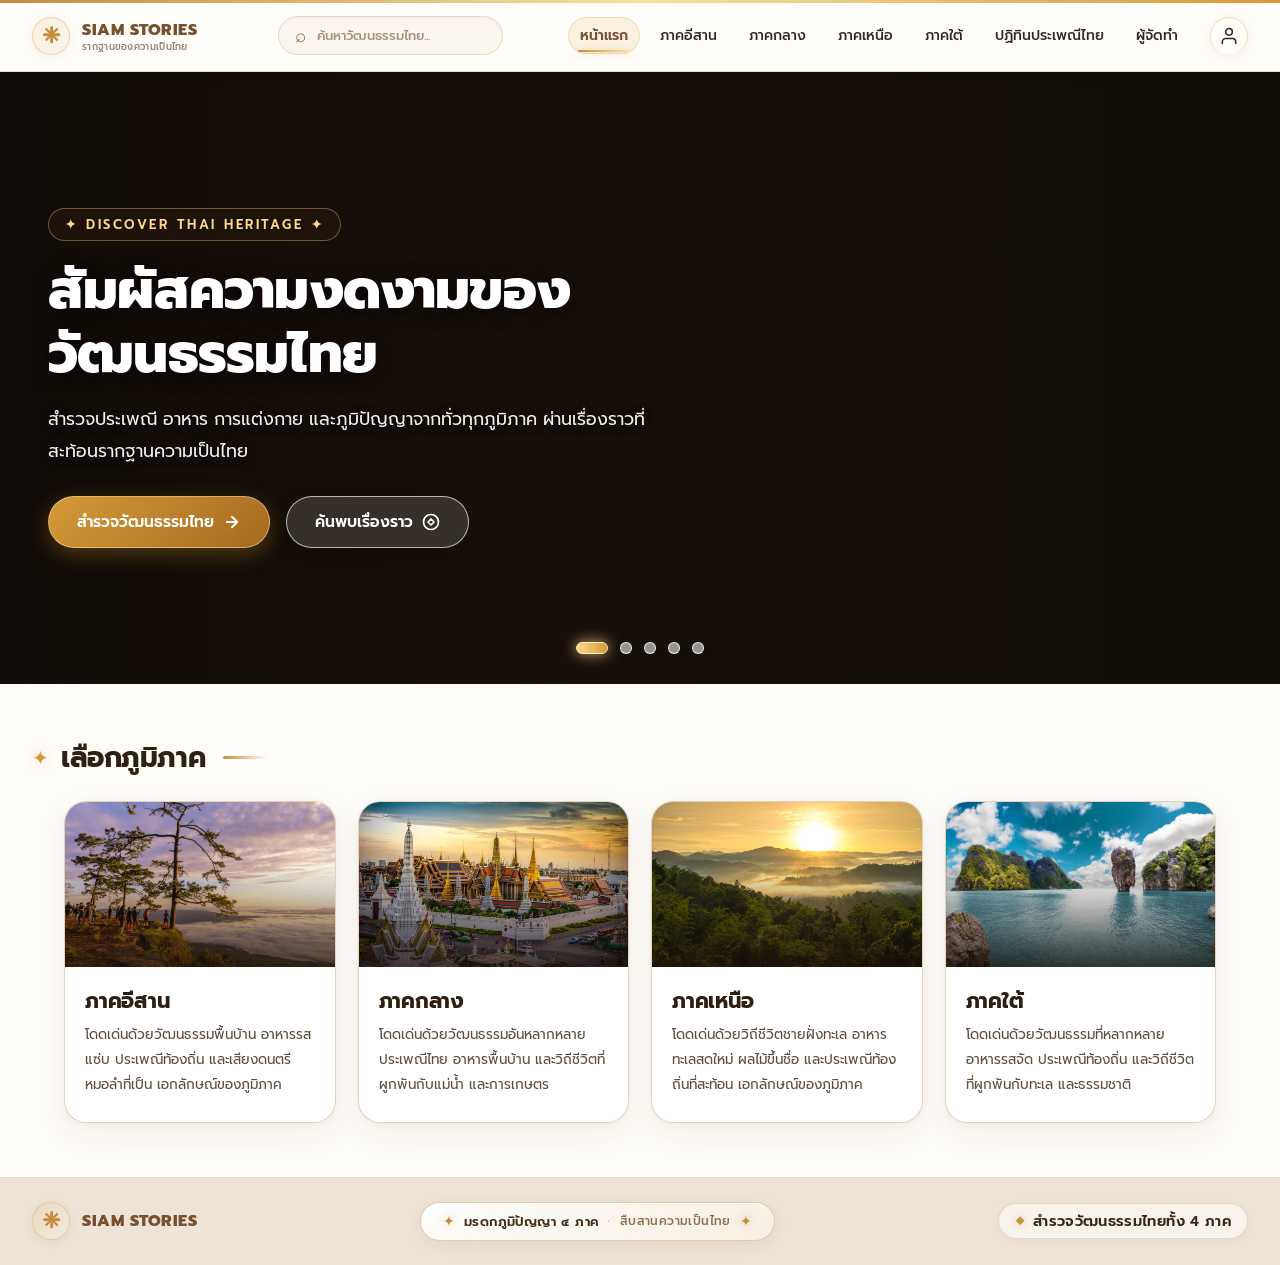
<file: index.html>
<!DOCTYPE html>
<html lang="th">

<head>
    <meta charset="utf-8">
    <meta name="viewport"
          content="width=device-width, initial-scale=1.0">

    <title>รากฐานของความเป็นไทย</title>

    <!-- Google Fonts -->
    <link rel="preconnect" href="https://fonts.googleapis.com">
    <link rel="preconnect" href="https://fonts.gstatic.com" crossorigin>
    <link href="https://fonts.googleapis.com/css2?family=Kanit:ital,wght@0,300;0,400;0,500;0,600;0,700;1,400&family=Noto+Sans+Thai:wght@300;400;500;600;700&family=Prompt:ital,wght@0,300;0,400;0,500;0,600;0,700;0,800;1,400&display=swap" rel="stylesheet">

    <link rel="stylesheet" href="css/style.css">
    <link rel="stylesheet" href="css/index.css">
    <link rel="stylesheet" href="css/search.css">
    <link rel="stylesheet" href="css/user_session.css?v=2">
</head>

<body>

<main class="site">

    <!-- Navigation -->
    <nav class="nav">

        <a class="brand" href="index.html">
            <span class="brand-mark">❈</span>

            <span>
                SIAM STORIES
                <small>รากฐานของความเป็นไทย</small>
            </span>
        </a>

        <!-- SEARCH BAR -->
        <div class="site-search" id="siteSearch">

            <div class="search-box">

                <span class="search-symbol">⌕</span>

                <input
                    type="search"
                    id="siteSearchInput"
                    placeholder="ค้นหาวัฒนธรรมไทย..."
                    aria-label="ค้นหาข้อมูลทั้งเว็บไซต์"
                    aria-controls="searchResults"
                    aria-expanded="false"
                    autocomplete="off">

            </div>

            <div class="search-results"
                 id="searchResults"
                 role="region"
                 aria-label="ผลการค้นหา">
            </div>

        </div>

        <!-- Hamburger Button for Mobile -->
        <button type="button" class="nav-toggle" id="navToggle" aria-label="เปิดเมนูนำทาง" aria-expanded="false" aria-controls="mainMenu">
            <span class="hamburger-line"></span>
            <span class="hamburger-line"></span>
            <span class="hamburger-line"></span>
        </button>

        <div class="menu" id="mainMenu">
            <a href="index.html" class="active" aria-current="page">หน้าแรก</a>
            <a href="isan.html">ภาคอีสาน</a>
            <a href="central.html">ภาคกลาง</a>
            <a href="east.html">ภาคเหนือ</a>
            <a href="south.html">ภาคใต้</a>
            <a href="calendar.html">ปฏิทินประเพณีไทย</a>
            <a href="team.html">ผู้จัดทำ</a>
            <div class="nav-auth-wrapper">
                <a href="admin/login.php" class="user-circle-btn" aria-label="บัญชีผู้ใช้งาน">
                    <svg class="user-icon-svg" viewBox="0 0 24 24" width="20" height="20" fill="none" stroke="currentColor" stroke-width="1.85" stroke-linecap="round" stroke-linejoin="round">
                        <path d="M20 21v-2a4 4 0 0 0-4-4H8a4 4 0 0 0-4 4v2"></path>
                        <circle cx="12" cy="7" r="4"></circle>
                    </svg>
                    <span class="user-red-tooltip">บัญชีผู้ใช้งาน</span>
                </a>
            </div>
        </div>

    </nav>

    <!-- Modern Thai Heritage Hero Slider -->
    <section class="hero-slider-section" id="homeHero" aria-label="ไฮไลต์วัฒนธรรมไทย">

        <div class="hero-slides-wrapper">

            <!-- Slide 1: Main Heritage -->
            <article class="hero-slide active" data-slide="0" aria-label="สไลด์ 1: สัมผัสความงดงามของวัฒนธรรมไทย">
                <div class="hero-slide-bg" style="background-image: url('https://images.unsplash.com/photo-1528181304800-259b08848526?auto=format&fit=crop&w=1600&q=85');"></div>
                <div class="hero-slide-shade" aria-hidden="true"></div>
                <div class="hero-slide-content">
                    <span class="hero-eyebrow">✦ DISCOVER THAI HERITAGE ✦</span>
                    <h1 class="hero-title">สัมผัสความงดงามของวัฒนธรรมไทย</h1>
                    <p class="hero-desc">สำรวจประเพณี อาหาร การแต่งกาย และภูมิปัญญาจากทั่วทุกภูมิภาค ผ่านเรื่องราวที่สะท้อนรากฐานความเป็นไทย</p>
                    <div class="hero-actions">
                        <a href="#regions" class="btn-hero btn-hero-primary">
                            <span>สำรวจวัฒนธรรมไทย</span>
                            <svg class="btn-icon" viewBox="0 0 24 24" fill="none" stroke="currentColor" stroke-width="2.4" stroke-linecap="round" stroke-linejoin="round">
                                <path d="M5 12h14M12 5l7 7-7 7"/>
                            </svg>
                        </a>
                        <a href="calendar.html" class="btn-hero btn-hero-secondary">
                            <span>ค้นพบเรื่องราว</span>
                            <svg class="btn-icon" viewBox="0 0 24 24" fill="none" stroke="currentColor" stroke-width="2.2" stroke-linecap="round" stroke-linejoin="round">
                                <circle cx="12" cy="12" r="10"/>
                                <polygon points="12 8 8 12 12 16 16 12 12 8"/>
                            </svg>
                        </a>
                    </div>
                </div>
            </article>

            <!-- Slide 2: Isan -->
            <article class="hero-slide" data-slide="1" aria-label="สไลด์ 2: มนต์เสน่ห์แดนอีสาน">
                <div class="hero-slide-bg" style="background-image: url('Img/isan-img/อีสานพื้นหลัง.png');"></div>
                <div class="hero-slide-shade" aria-hidden="true"></div>
                <div class="hero-slide-content">
                    <span class="hero-eyebrow">✦ NORTHEASTERN CHARM ✦</span>
                    <h2 class="hero-title">มนต์เสน่ห์แดนอีสาน ศรัทธาและสีสัน</h2>
                    <p class="hero-desc">สัมผัสประเพณีบุญบั้งไฟ ผีตาโขน รสชาติอาหารจัดจ้าน และเสียงแคนอันเปี่ยมด้วยจิตวิญญาณแห่งลุ่มน้ำโขง</p>
                    <div class="hero-actions">
                        <a href="isan.html" class="btn-hero btn-hero-primary">
                            <span>สำรวจภาคอีสาน</span>
                            <svg class="btn-icon" viewBox="0 0 24 24" fill="none" stroke="currentColor" stroke-width="2.4" stroke-linecap="round" stroke-linejoin="round">
                                <path d="M5 12h14M12 5l7 7-7 7"/>
                            </svg>
                        </a>
                        <a href="calendar.html" class="btn-hero btn-hero-secondary">
                            <span>ปฏิทินประเพณี</span>
                            <svg class="btn-icon" viewBox="0 0 24 24" fill="none" stroke="currentColor" stroke-width="2.2" stroke-linecap="round" stroke-linejoin="round">
                                <circle cx="12" cy="12" r="10"/>
                                <polygon points="12 8 8 12 12 16 16 12 8"/>
                            </svg>
                        </a>
                    </div>
                </div>
            </article>

            <!-- Slide 3: Central -->
            <article class="hero-slide" data-slide="2" aria-label="สไลด์ 3: อู่ข้าวอู่น้ำภาคกลาง">
                <div class="hero-slide-bg" style="background-image: url('Img/central-img/กลางพื้นหลัง.jpg');"></div>
                <div class="hero-slide-shade" aria-hidden="true"></div>
                <div class="hero-slide-content">
                    <span class="hero-eyebrow">✦ HEART OF SIAM ✦</span>
                    <h2 class="hero-title">อู่ข้าวอู่น้ำ ภาคกลาง มรดกแห่งสายน้ำ</h2>
                    <p class="hero-desc">ศูนย์กลางอารยธรรมและประวัติศาสตร์ สถาปัตยกรรมวัดวาอาราม ประเพณีสงกรานต์ และวิถีชีวิตริมแม่น้ำเจ้าพระยา</p>
                    <div class="hero-actions">
                        <a href="central.html" class="btn-hero btn-hero-primary">
                            <span>สำรวจภาคกลาง</span>
                            <svg class="btn-icon" viewBox="0 0 24 24" fill="none" stroke="currentColor" stroke-width="2.4" stroke-linecap="round" stroke-linejoin="round">
                                <path d="M5 12h14M12 5l7 7-7 7"/>
                            </svg>
                        </a>
                        <a href="calendar.html" class="btn-hero btn-hero-secondary">
                            <span>ปฏิทินประเพณี</span>
                            <svg class="btn-icon" viewBox="0 0 24 24" fill="none" stroke="currentColor" stroke-width="2.2" stroke-linecap="round" stroke-linejoin="round">
                                <circle cx="12" cy="12" r="10"/>
                                <polygon points="12 8 8 12 12 16 16 12 8"/>
                            </svg>
                        </a>
                    </div>
                </div>
            </article>

            <!-- Slide 4: North -->
            <article class="hero-slide" data-slide="3" aria-label="สไลด์ 4: อารยธรรมล้านนาภาคเหนือ">
                <div class="hero-slide-bg" style="background-image: url('Img/east-img/เหนือพื้นหลัง.jpg');"></div>
                <div class="hero-slide-shade" aria-hidden="true"></div>
                <div class="hero-slide-content">
                    <span class="hero-eyebrow">✦ LANNA HERITAGE ✦</span>
                    <h2 class="hero-title">ภาคเหนือ อารยธรรมล้านนาอันอ่อนช้อย</h2>
                    <p class="hero-desc">งดงามด้วยโคมลอยยี่เป็ง สถาปัตยกรรมเรือนกาแล ผ้าซิ่นตีนจก และบรรยากาศขุนเขาอันสงบสุขงดงาม</p>
                    <div class="hero-actions">
                        <a href="east.html" class="btn-hero btn-hero-primary">
                            <span>สำรวจภาคเหนือ</span>
                            <svg class="btn-icon" viewBox="0 0 24 24" fill="none" stroke="currentColor" stroke-width="2.4" stroke-linecap="round" stroke-linejoin="round">
                                <path d="M5 12h14M12 5l7 7-7 7"/>
                            </svg>
                        </a>
                        <a href="calendar.html" class="btn-hero btn-hero-secondary">
                            <span>ปฏิทินประเพณี</span>
                            <svg class="btn-icon" viewBox="0 0 24 24" fill="none" stroke="currentColor" stroke-width="2.2" stroke-linecap="round" stroke-linejoin="round">
                                <circle cx="12" cy="12" r="10"/>
                                <polygon points="12 8 8 12 12 16 16 12 8"/>
                            </svg>
                        </a>
                    </div>
                </div>
            </article>

            <!-- Slide 5: South -->
            <article class="hero-slide" data-slide="4" aria-label="สไลด์ 5: มนต์เสน่ห์ปักษ์ใต้">
                <div class="hero-slide-bg" style="background-image: url('Img/south-img/ใต้พื้นหลัง.jpg');"></div>
                <div class="hero-slide-shade" aria-hidden="true"></div>
                <div class="hero-slide-content">
                    <span class="hero-eyebrow">✦ SOUTHERN PEARL ✦</span>
                    <h2 class="hero-title">มนต์เสน่ห์ปักษ์ใต้ สองฟากฝั่งทะเล</h2>
                    <p class="hero-desc">ประเพณีชักพระ มโนราห์อันสง่างาม ผ้าบาติกสีสันสดใส และความผูกพันแห่งวิถีชีวิตสองฝั่งคาบสมุทร</p>
                    <div class="hero-actions">
                        <a href="south.html" class="btn-hero btn-hero-primary">
                            <span>สำรวจภาคใต้</span>
                            <svg class="btn-icon" viewBox="0 0 24 24" fill="none" stroke="currentColor" stroke-width="2.4" stroke-linecap="round" stroke-linejoin="round">
                                <path d="M5 12h14M12 5l7 7-7 7"/>
                            </svg>
                        </a>
                        <a href="calendar.html" class="btn-hero btn-hero-secondary">
                            <span>ปฏิทินประเพณี</span>
                            <svg class="btn-icon" viewBox="0 0 24 24" fill="none" stroke="currentColor" stroke-width="2.2" stroke-linecap="round" stroke-linejoin="round">
                                <circle cx="12" cy="12" r="10"/>
                                <polygon points="12 8 8 12 12 16 16 12 8"/>
                            </svg>
                        </a>
                    </div>
                </div>
            </article>

        </div>

        <!-- Slider Pagination Dots -->
        <div class="hero-slider-dots" id="heroDots" role="tablist" aria-label="เลือกสไลด์ภาพ"></div>

    </section>

    <!-- Region Selection -->
    <section class="home-intro" id="regions">

        <div class="section-title">
            <span>✦</span>
            <h2>เลือกภูมิภาค</h2>
        </div>

        <div class="region-grid">

            <a class="region-card isan"
               href="isan.html">

                <div class="region-img"></div>

                <h3>ภาคอีสาน</h3>

                <p>
                    โดดเด่นด้วยวัฒนธรรมพื้นบ้าน
                    อาหารรสแซ่บ ประเพณีท้องถิ่น
                    และเสียงดนตรีหมอลำที่เป็น
                    เอกลักษณ์ของภูมิภาค
                </p>

            </a>

            <a class="region-card central"
               href="central.html">

                <div class="region-img"></div>

                <h3>ภาคกลาง</h3>

                <p>
                    โดดเด่นด้วยวัฒนธรรมอันหลากหลาย
                    ประเพณีไทย อาหารพื้นบ้าน
                    และวิถีชีวิตที่ผูกพันกับแม่น้ำ
                    และการเกษตร
                </p>

            </a>

            <a class="region-card east"
               href="east.html">

                <div class="region-img"></div>

                <h3>ภาคเหนือ</h3>

                <p>
                    โดดเด่นด้วยวิถีชีวิตชายฝั่งทะเล
                    อาหารทะเลสดใหม่ ผลไม้ขึ้นชื่อ
                    และประเพณีท้องถิ่นที่สะท้อน
                    เอกลักษณ์ของภูมิภาค
                </p>

            </a>

            <a class="region-card south"
               href="south.html">

                <div class="region-img"></div>

                <h3>ภาคใต้</h3>

                <p>
                    โดดเด่นด้วยวัฒนธรรมที่หลากหลาย
                    อาหารรสจัด ประเพณีท้องถิ่น
                    และวิถีชีวิตที่ผูกพันกับทะเล
                    และธรรมชาติ
                </p>

            </a>

        </div>
    </section>

    <!-- Footer -->
    <footer class="footer">

        <div class="brand">
            <span class="brand-mark">❈</span>
            SIAM STORIES
        </div>

        <div class="footer-emblem" aria-label="มรดกภูมิปัญญาไทย 4 ภาค">
            <span class="emblem-sparkle">✦</span>
            <span class="emblem-title">มรดกภูมิปัญญา ๔ ภาค</span>
            <span class="emblem-dot">·</span>
            <span class="emblem-subtitle">สืบสานความเป็นไทย</span>
            <span class="emblem-sparkle">✦</span>
        </div>

        <span class="footer-motto">สำรวจวัฒนธรรมไทยทั้ง 4 ภาค</span>

    </footer>

</main>

<!-- Back to Top Button -->
<button type="button" id="backToTop" class="back-to-top" aria-label="กลับสู่ด้านบน" title="กลับสู่ด้านบน">
    <svg viewBox="0 0 24 24" fill="none" stroke="currentColor" stroke-width="2.6" stroke-linecap="round" stroke-linejoin="round" class="back-to-top-icon">
        <path d="M6 15l6-6 6 6"/>
    </svg>
</button>

<!-- JavaScript -->
<script src="js/user_session.js?v=2"></script>
<script src="js/page_transition.js"></script>
<script src="js/index_js.js"></script>
<script src="js/jsvaindex.js?v=3"></script>





</body>
</html>
</file>
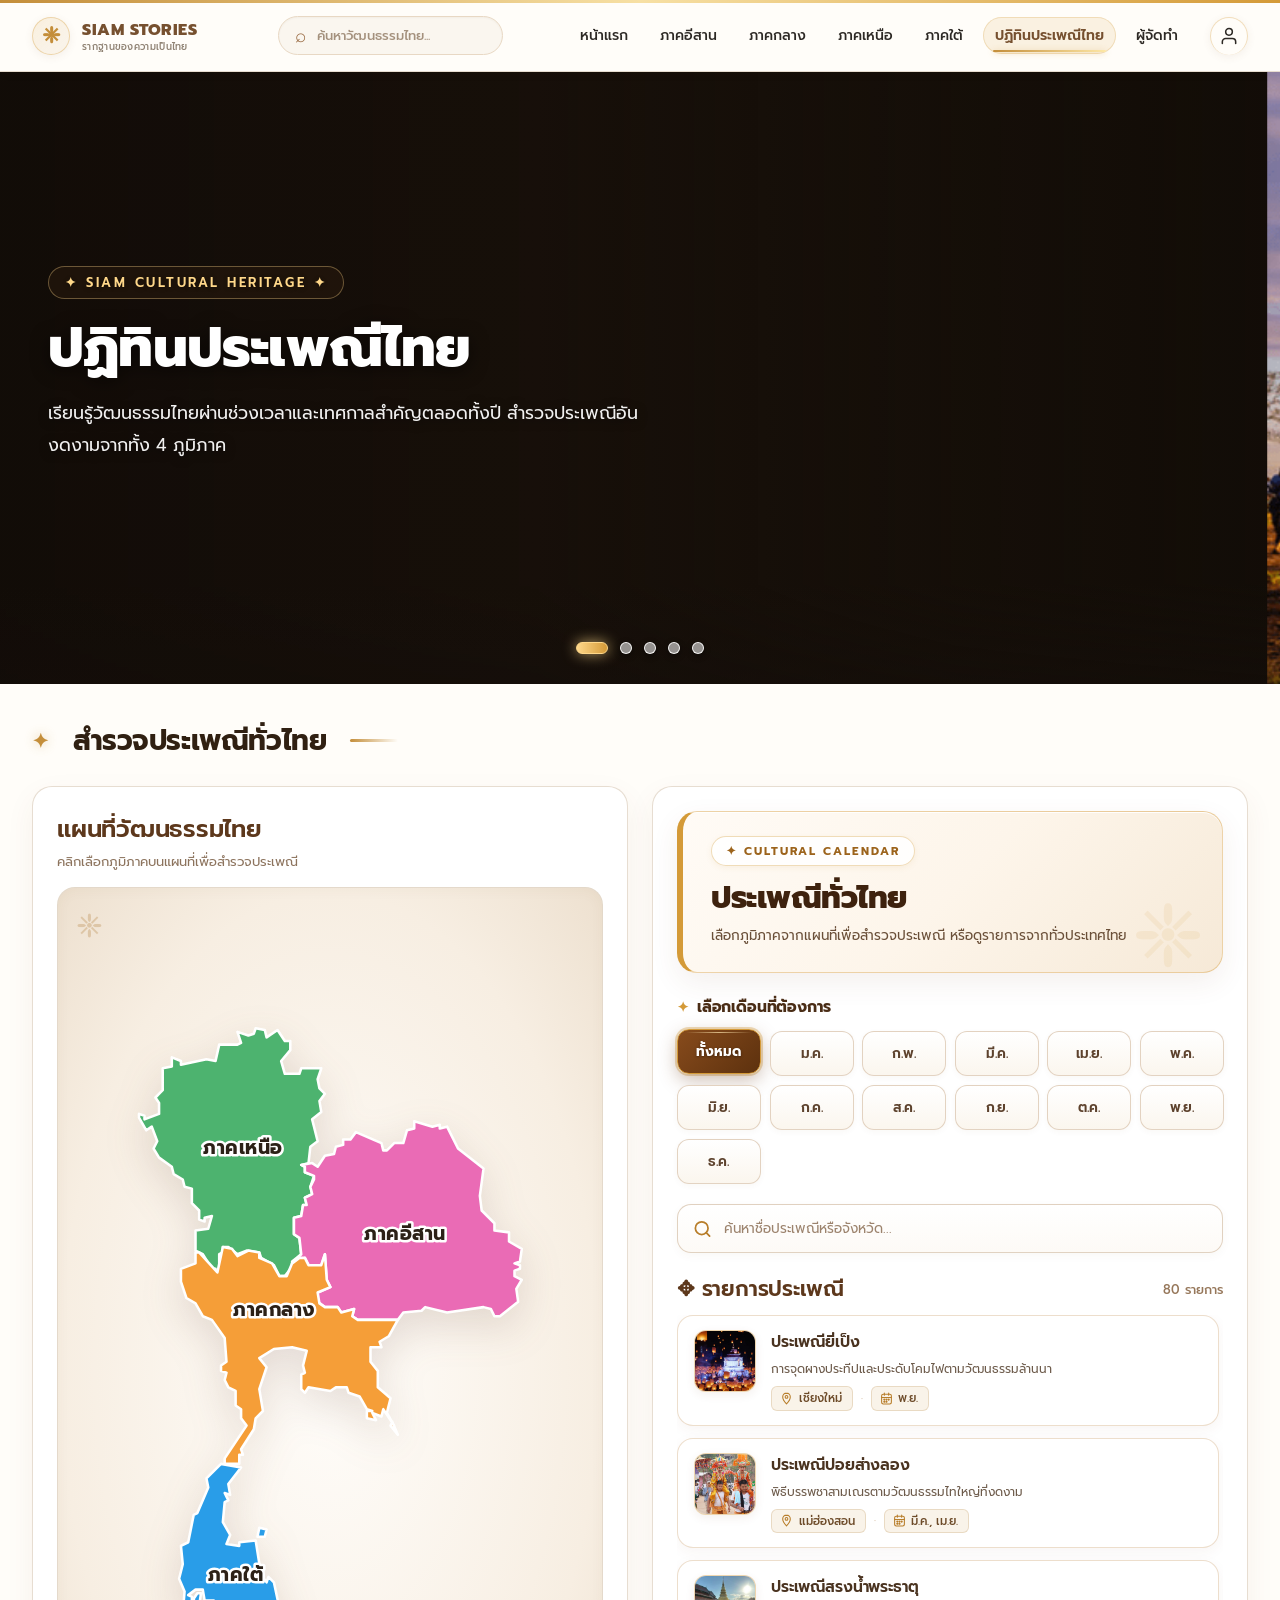
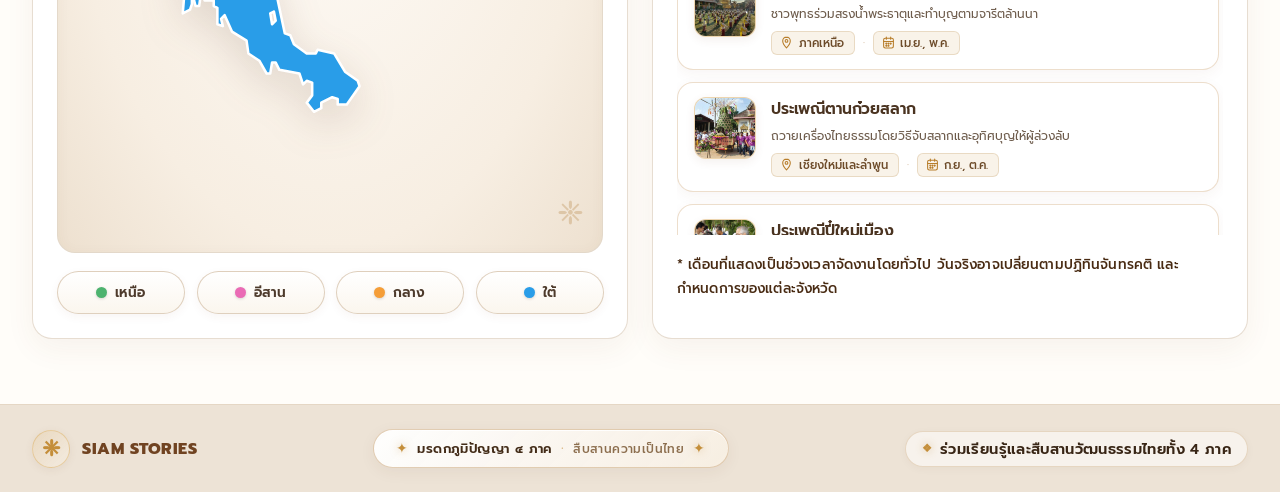
<file: calendar.html>
<!DOCTYPE html>
<html lang="th">

<head>
    <meta charset="UTF-8">
    <meta name="viewport" content="width=device-width, initial-scale=1.0">

    <title>SIAM STORIES | ปฏิทินประเพณีไทย</title>

    <!-- Google Fonts -->
    <link rel="preconnect" href="https://fonts.googleapis.com">
    <link rel="preconnect" href="https://fonts.gstatic.com" crossorigin>
    <link href="https://fonts.googleapis.com/css2?family=Kanit:ital,wght@0,300;0,400;0,500;0,600;0,700;1,400&family=Noto+Sans+Thai:wght@300;400;500;600;700&family=Prompt:ital,wght@0,300;0,400;0,500;0,600;0,700;0,800;1,400&display=swap" rel="stylesheet">

    <link rel="stylesheet" href="css/isan.css">
    <link rel="stylesheet" href="css/style.css">
    <link rel="stylesheet" href="css/index.css">
    <link rel="stylesheet" href="css/search.css">
    <link rel="stylesheet" href="css/user_session.css?v=2">

    <link rel="stylesheet" href="./css/calender_style.css">

    <!-- พื้นหลังและแผนที่ -->
    <link rel="stylesheet" href="./css/calendar_pattern.css">
    <link rel="stylesheet" href="./css/calendar_map.css">
</head>

<body class="calendar-page">

    <main class="site">

        <!-- NAVIGATION เหมือนหน้า SOUTH -->
        <nav class="nav">

            <a class="brand" href="index.html">
                <span class="brand-mark">❈</span>

                <span>
                    SIAM STORIES
                    <small>รากฐานของความเป็นไทย</small>
                </span>
            </a>

            <!-- ค้นหาทั่วเว็บไซต์ -->
            <div class="site-search" id="siteSearch">

                <div class="search-box">

                    <span class="search-symbol" aria-hidden="true">⌕</span>

                    <input type="search" id="siteSearchInput" placeholder="ค้นหาวัฒนธรรมไทย..."
                        aria-label="ค้นหาข้อมูลทั้งเว็บไซต์" aria-controls="searchResults" aria-expanded="false"
                        autocomplete="off">

                </div>

                <div class="search-results" id="searchResults" role="region" aria-label="ผลการค้นหา"></div>

            </div>

            <!-- Hamburger Button for Mobile -->
            <button type="button" class="nav-toggle" id="navToggle" aria-label="เปิดเมนูนำทาง" aria-expanded="false" aria-controls="mainMenu">
                <span class="hamburger-line"></span>
                <span class="hamburger-line"></span>
                <span class="hamburger-line"></span>
            </button>

            <!-- เมนู -->
            <div class="menu" id="mainMenu">

                <a href="index.html">หน้าแรก</a>
                <a href="isan.html">ภาคอีสาน</a>
                <a href="central.html">ภาคกลาง</a>
                <a href="east.html">ภาคเหนือ</a>
                <a href="south.html">ภาคใต้</a>

                <a href="calendar.html" class="active" aria-current="page">ปฏิทินประเพณีไทย</a>

                <a href="team.html">ผู้จัดทำ</a>
                <div class="nav-auth-wrapper">
                    <a href="admin/login.php" class="user-circle-btn" aria-label="บัญชีผู้ใช้งาน">
                        <svg class="user-icon-svg" viewBox="0 0 24 24" width="20" height="20" fill="none" stroke="currentColor" stroke-width="1.85" stroke-linecap="round" stroke-linejoin="round">
                            <path d="M20 21v-2a4 4 0 0 0-4-4H8a4 4 0 0 0-4 4v2"></path>
                            <circle cx="12" cy="7" r="4"></circle>
                        </svg>
                        <span class="user-red-tooltip">บัญชีผู้ใช้งาน</span>
                    </a>
                </div>

            </div>

        </nav>

        <button type="button" id="menu-toggle" hidden aria-label="เปิดเมนู"></button>

        <!-- แบนเนอร์สไลด์อัตโนมัติ -->
        <section class="hero hero-slider-section" id="home-hero" aria-label="ปฏิทินประเพณีไทย">

            <div class="banner-track" aria-hidden="true"></div>

            <div class="banner-shade" aria-hidden="true"></div>

            <div class="banner-content">

                <span class="hero-eyebrow">✦ SIAM CULTURAL HERITAGE ✦</span>

                <h1 class="hero-title">ปฏิทินประเพณีไทย</h1>

                <p class="hero-desc">
                    เรียนรู้วัฒนธรรมไทยผ่านช่วงเวลาและเทศกาลสำคัญตลอดทั้งปี
                    สำรวจประเพณีอันงดงามจากทั้ง 4 ภูมิภาค
                </p>

            </div>

            <div class="banner-dots" role="tablist" aria-label="เลือกสไลด์ภาพ"></div>

        </section>

        <!-- เนื้อหาหลัก -->
        <div class="container" id="calendar-events">

            <h2 class="section-title">
                สำรวจประเพณีทั่วไทย
            </h2>

            <div class="layout">

                <!-- แผนที่ประเทศไทย -->
                <section class="panel map-panel">

                    <h2>แผนที่วัฒนธรรมไทย</h2>

                    <p class="subtitle">
                        คลิกเลือกภูมิภาคบนแผนที่เพื่อสำรวจประเพณี
                    </p>

                    <div class="map-area">

                        <svg class="thai-map" xmlns="http://www.w3.org/2000/svg" viewBox="-10 -10 270 395" role="group"
                            aria-labelledby="thai-map-title">

                            <title id="thai-map-title">
                                แผนที่วัฒนธรรมไทยแบ่ง 4 ภาค
                            </title>

                            <!-- ภาคเหนือ -->
                            <path class="region" data-region="north" tabindex="0" role="button"
                                aria-label="เลือกภาคเหนือ" d="
                                    M84,0 L89,1 L90,5 L96,1 L100,7
                                    L103,7 L103,12 L98,18 L100,25
                                    L108,25 L109,22 L120,22 L118,28
                                    L119,33 L122,36 L119,40 L120,46
                                    L115,50 L118,62 L114,65 L113,74
                                    L109,75 L111,76 L111,79 L116,81
                                    L114,87 L115,91 L111,93 L112,97
                                    L110,97 L109,103 L105,104 L105,113
                                    L108,115 L109,124 L104,128 L104,131
                                    L100,136 L97,136 L94,130 L87,126
                                    L86,123 L79,122 L74,124 L69,120
                                    L66,120 L66,123 L64,124 L64,133
                                    L62,134 L62,132 L60,132 L55,124
                                    L51,122 L51,111 L58,110 L60,103
                                    L56,104 L56,106 L53,105 L53,100
                                    L49,96 L49,88 L45,87 L44,83
                                    L39,80 L38,76 L31,71 L28,66
                                    L30,62 L27,54 L24,56 L20,49
                                    L20,47 L23,48 L23,50 L31,47
                                    L31,41 L29,38 L33,34 L33,22
                                    L38,21 L38,16 L43,18 L43,20
                                    L57,17 L62,18 L64,9 L74,9
                                    L76,8 L74,2 L80,4 L83,3 Z
                                ">
                                <title>ภาคเหนือ</title>
                            </path>

                            <!-- ภาคอีสาน -->
                            <path class="region" data-region="isan" tabindex="0" role="button"
                                aria-label="เลือกภาคอีสาน" d="
                                    M171,51 L181,54 L185,53 L185,55
                                    L189,54 L195,66 L209,77 L207,92
                                    L208,100 L215,107 L215,111 L223,112
                                    L223,117 L230,121 L229,128 L226,129
                                    L229,130 L229,132 L226,133 L226,136
                                    L230,138 L227,143 L228,150 L218,158
                                    L215,158 L213,154 L209,153 L189,156
                                    L177,153 L175,155 L165,156 L162,160
                                    L140,160 L137,158 L138,154 L131,156
                                    L129,153 L122,153 L118,150 L118,145
                                    L125,142 L123,138 L122,124 L120,130
                                    L113,130 L111,126 L104,129 L109,124
                                    L108,115 L105,113 L105,104 L109,103
                                    L110,97 L112,97 L111,93 L115,91
                                    L114,87 L116,83 L116,81 L111,79
                                    L111,76 L109,75 L115,74 L118,76
                                    L122,70 L127,69 L128,65 L132,64
                                    L132,61 L136,61 L139,57 L153,63
                                    L154,67 L156,67 L160,63 L165,63
                                    L167,56 L171,55 Z
                                ">
                                <title>ภาคอีสาน</title>
                            </path>

                            <!-- ภาคกลาง -->
                            <path class="region" data-region="central" tabindex="0" role="button"
                                aria-label="เลือกภาคกลาง" d="
                                    M66,120 L71,121 L74,125 L80,122
                                    L86,123 L86,126 L93,129 L97,136
                                    L101,136 L104,129 L108,126 L111,126
                                    L113,130 L120,130 L122,124 L123,138
                                    L125,142 L118,145 L119,151 L122,153
                                    L129,153 L131,156 L138,154 L137,158
                                    L140,160 L162,160 L157,169 L152,172
                                    L153,175 L147,175 L147,183 L151,188
                                    L151,197 L158,203 L156,211 L160,218
                                    L154,209 L153,213 L148,211 L150,215
                                    L145,214 L145,210 L148,210 L145,209
                                    L141,202 L135,200 L134,197 L128,197
                                    L125,199 L113,197 L111,200 L109,198
                                    L109,190 L111,189 L110,185 L112,177
                                    L104,175 L94,176 L86,181 L90,186
                                    L86,198 L88,210 L84,214 L83,220
                                    L76,231 L77,234 L75,234 L75,239
                                    L67,239 L67,236 L79,218 L76,214
                                    L76,209 L73,207 L73,199 L69,197
                                    L67,193 L68,189 L65,188 L65,185
                                    L68,183 L67,170 L60,160 L55,158
                                    L51,151 L46,148 L43,139 L43,132
                                    L51,129 L51,123 L53,123 L63,134 Z

                                    M159,216 L162,223 L158,218 Z
                                ">
                                <title>ภาคกลาง</title>
                            </path>

                            <!-- ภาคใต้ -->
                            <path class="region" data-region="south" tabindex="0" role="button" aria-label="เลือกภาคใต้"
                                d="
                                    M65,239 L76,241 L69,250 L70,256
                                    L67,255 L69,259 L67,260 L66,271
                                    L70,278 L68,283 L75,284 L75,282
                                    L84,281 L87,300 L90,304 L91,301
                                    L94,304 L100,332 L103,333 L105,338
                                    L112,343 L117,343 L118,341 L127,343
                                    L133,353 L140,358 L141,361 L134,371
                                    L129,371 L129,368 L126,367 L120,370
                                    L120,373 L116,375 L112,370 L115,366
                                    L115,359 L112,358 L110,360 L108,354
                                    L97,352 L95,348 L93,348 L92,354
                                    L90,354 L86,347 L80,343 L79,336
                                    L71,331 L67,322 L65,324 L66,328
                                    L63,327 L63,318 L61,317 L61,314
                                    L56,314 L55,308 L51,308 L47,311
                                    L49,312 L49,316 L48,319 L44,321
                                    L45,309 L42,302 L44,294 L43,284
                                    L47,282 L50,267 L52,266 L58,252
                                    L57,247 Z

                                    M86,274 L90,275 L89,279 L85,279 Z
                                    M52,310 L54,310 L53,317 L51,317 L50,313 Z
                                    M94,320 L92,321 L93,327 L95,325 Z
                                ">
                                <title>ภาคใต้</title>
                            </path>

                            <!-- ชื่อภูมิภาค -->
                            <g aria-hidden="true">

                                <text class="map-label" x="77" y="69">
                                    ภาคเหนือ
                                </text>

                                <text class="map-label" x="166" y="116">
                                    ภาคอีสาน
                                </text>

                                <text class="map-label" x="94" y="158">
                                    ภาคกลาง
                                </text>

                                <text class="map-label" x="73" y="303">
                                    ภาคใต้
                                </text>

                            </g>

                        </svg>

                    </div>

                    <!-- ปุ่มเลือกภูมิภาค -->
                    <div class="legend">

                        <button type="button" data-select="north">
                            <span class="dot"></span>
                            เหนือ
                        </button>

                        <button type="button" data-select="isan">
                            <span class="dot"></span>
                            อีสาน
                        </button>

                        <button type="button" data-select="central">
                            <span class="dot"></span>
                            กลาง
                        </button>

                        <button type="button" data-select="south">
                            <span class="dot"></span>
                            ใต้
                        </button>

                    </div>

                </section>

                <!-- รายการประเพณี -->
                <section class="panel">

                    <div class="region-info">

                        <small>
                            ✦ CULTURAL CALENDAR
                        </small>

                        <h3 id="region-title">
                            ประเพณีทั่วไทย
                        </h3>

                        <p id="region-description">
                            เลือกภูมิภาคจากแผนที่ เพื่อเรียนรู้ประเพณี
                            และกิจกรรมสำคัญในแต่ละช่วงเดือน
                        </p>

                    </div>

                    <!-- ตัวกรองเดือน -->
                    <div class="filter-heading" id="month-filter-label">
                        เลือกเดือนที่ต้องการ
                    </div>

                    <div class="months" id="month-buttons" role="group" aria-labelledby="month-filter-label"></div>

                    <!-- ค้นหาประเพณี -->
                    <div class="calendar-search-wrap">
                        <svg class="search-input-icon" viewBox="0 0 24 24" fill="none" stroke="currentColor" stroke-width="2.2" stroke-linecap="round" stroke-linejoin="round" aria-hidden="true">
                            <circle cx="11" cy="11" r="8"></circle>
                            <line x1="21" y1="21" x2="16.65" y2="16.65"></line>
                        </svg>
                        <input class="search-input" id="search-input" type="search"
                            placeholder="ค้นหาชื่อประเพณีหรือจังหวัด..." aria-label="ค้นหาชื่อประเพณีหรือจังหวัด">
                    </div>

                    <div class="events-heading">

                        <h3>
                            ✥ รายการประเพณี
                        </h3>

                        <span id="event-count" aria-live="polite"></span>

                    </div>

                    <div class="events-list" id="events"></div>

                    <p class="notice">
                        * เดือนที่แสดงเป็นช่วงเวลาจัดงานโดยทั่วไป
                        วันจริงอาจเปลี่ยนตามปฏิทินจันทรคติ
                        และกำหนดการของแต่ละจังหวัด
                    </p>

                </section>

            </div>

        </div>

        <!-- FOOTER -->
        <footer class="footer">

            <div class="brand">
                <span class="brand-mark">❈</span>
                SIAM STORIES
            </div>

            <div class="footer-emblem" aria-label="มรดกภูมิปัญญาไทย 4 ภาค">
                <span class="emblem-sparkle">✦</span>
                <span class="emblem-title">มรดกภูมิปัญญา ๔ ภาค</span>
                <span class="emblem-dot">·</span>
                <span class="emblem-subtitle">สืบสานความเป็นไทย</span>
                <span class="emblem-sparkle">✦</span>
            </div>

            <span class="footer-motto">ร่วมเรียนรู้และสืบสานวัฒนธรรมไทยทั้ง 4 ภาค</span>

        </footer>

    </main>

    <!-- Back to Top Button -->
    <button type="button" id="backToTop" class="back-to-top" aria-label="กลับสู่ด้านบน" title="กลับสู่ด้านบน">
        <svg viewBox="0 0 24 24" fill="none" stroke="currentColor" stroke-width="2.6" stroke-linecap="round" stroke-linejoin="round" class="back-to-top-icon">
            <path d="M6 15l6-6 6 6"/>
        </svg>
    </button>

    <!-- JavaScript -->
    
<script src="js/user_session.js?v=2"></script>
<script src="js/page_transition.js"></script>
<script src="./js/styleIsan.js"></script>
<script src="js/js_index.js"></script>

<!-- ระบบปฏิทิน -->
<script src="./js/calender_script.js"></script>

<!-- เชื่อม MySQL -->
<script src="./js/db_calendar.js?v=1"></script>

<script src="js/jsvaindex.js"></script>

<script src="js/jsvaindex.js?v=3"></script>


</body>

</html>
</file>
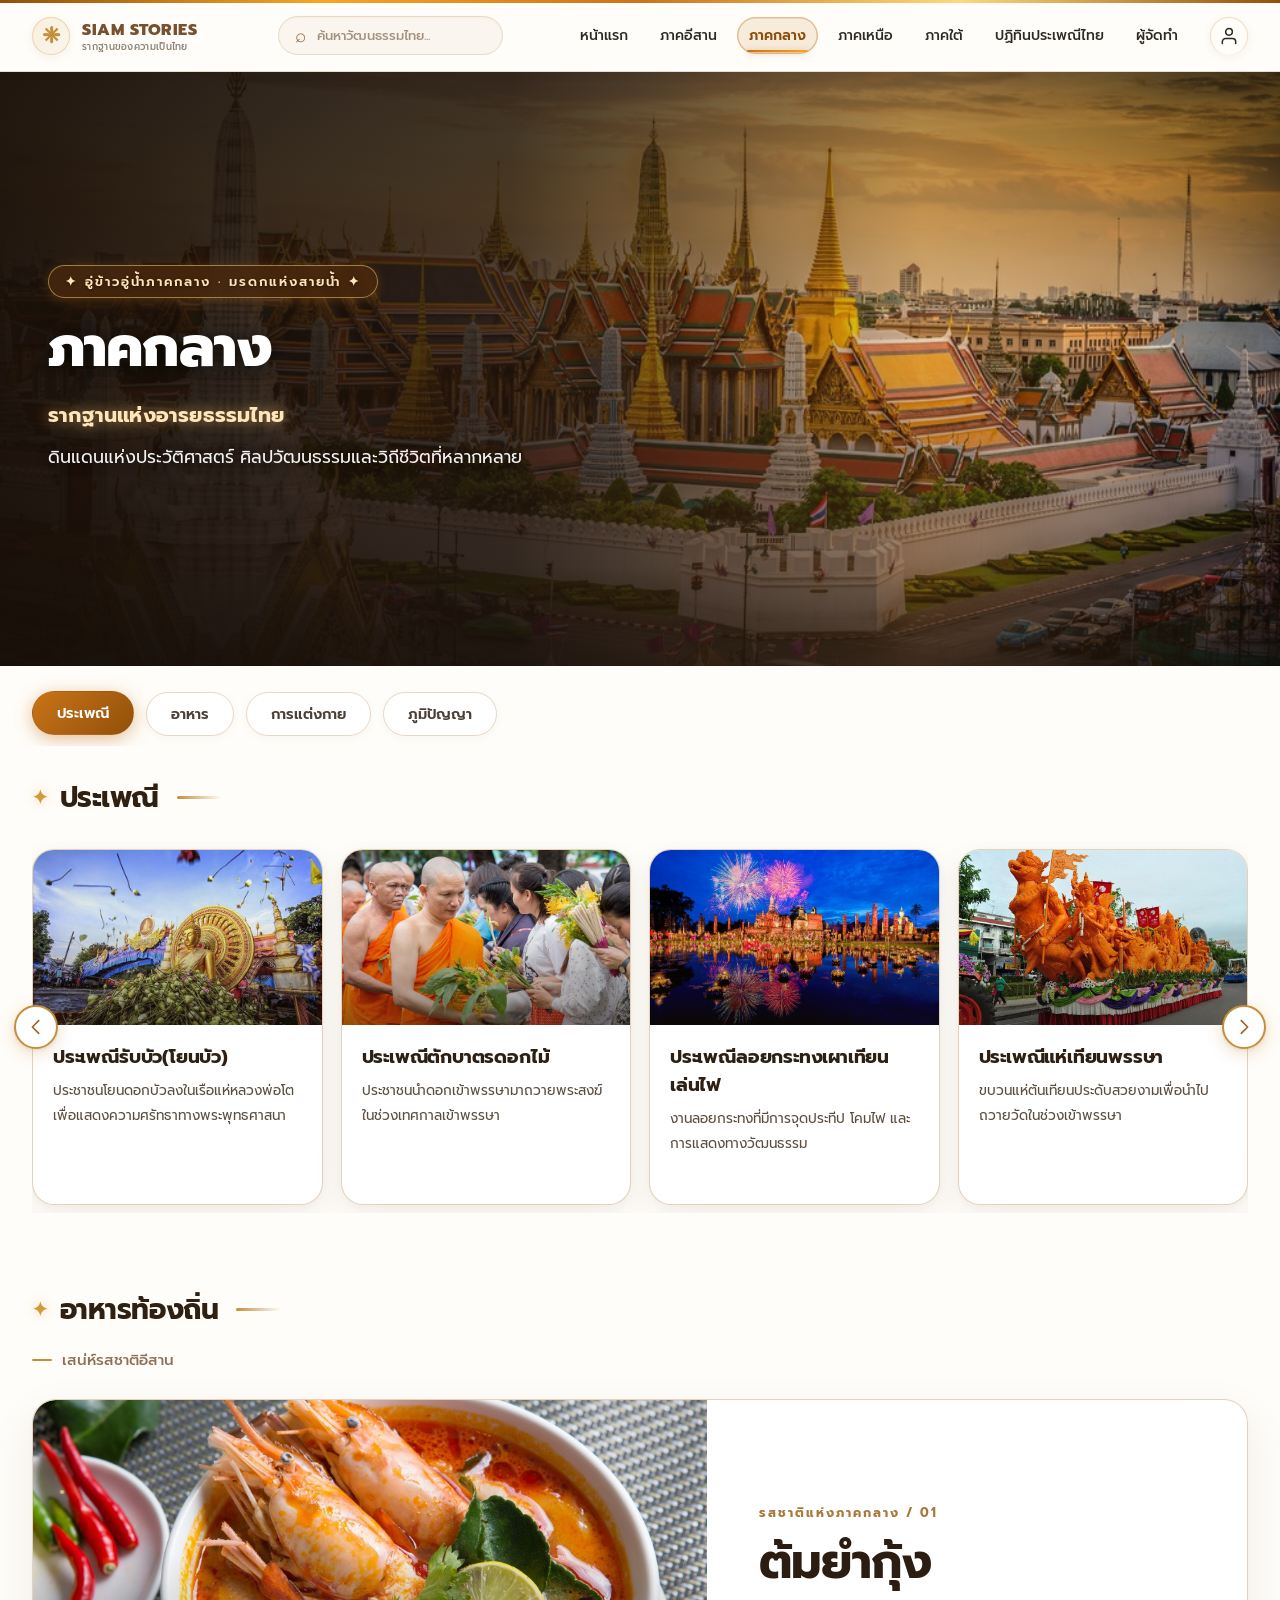
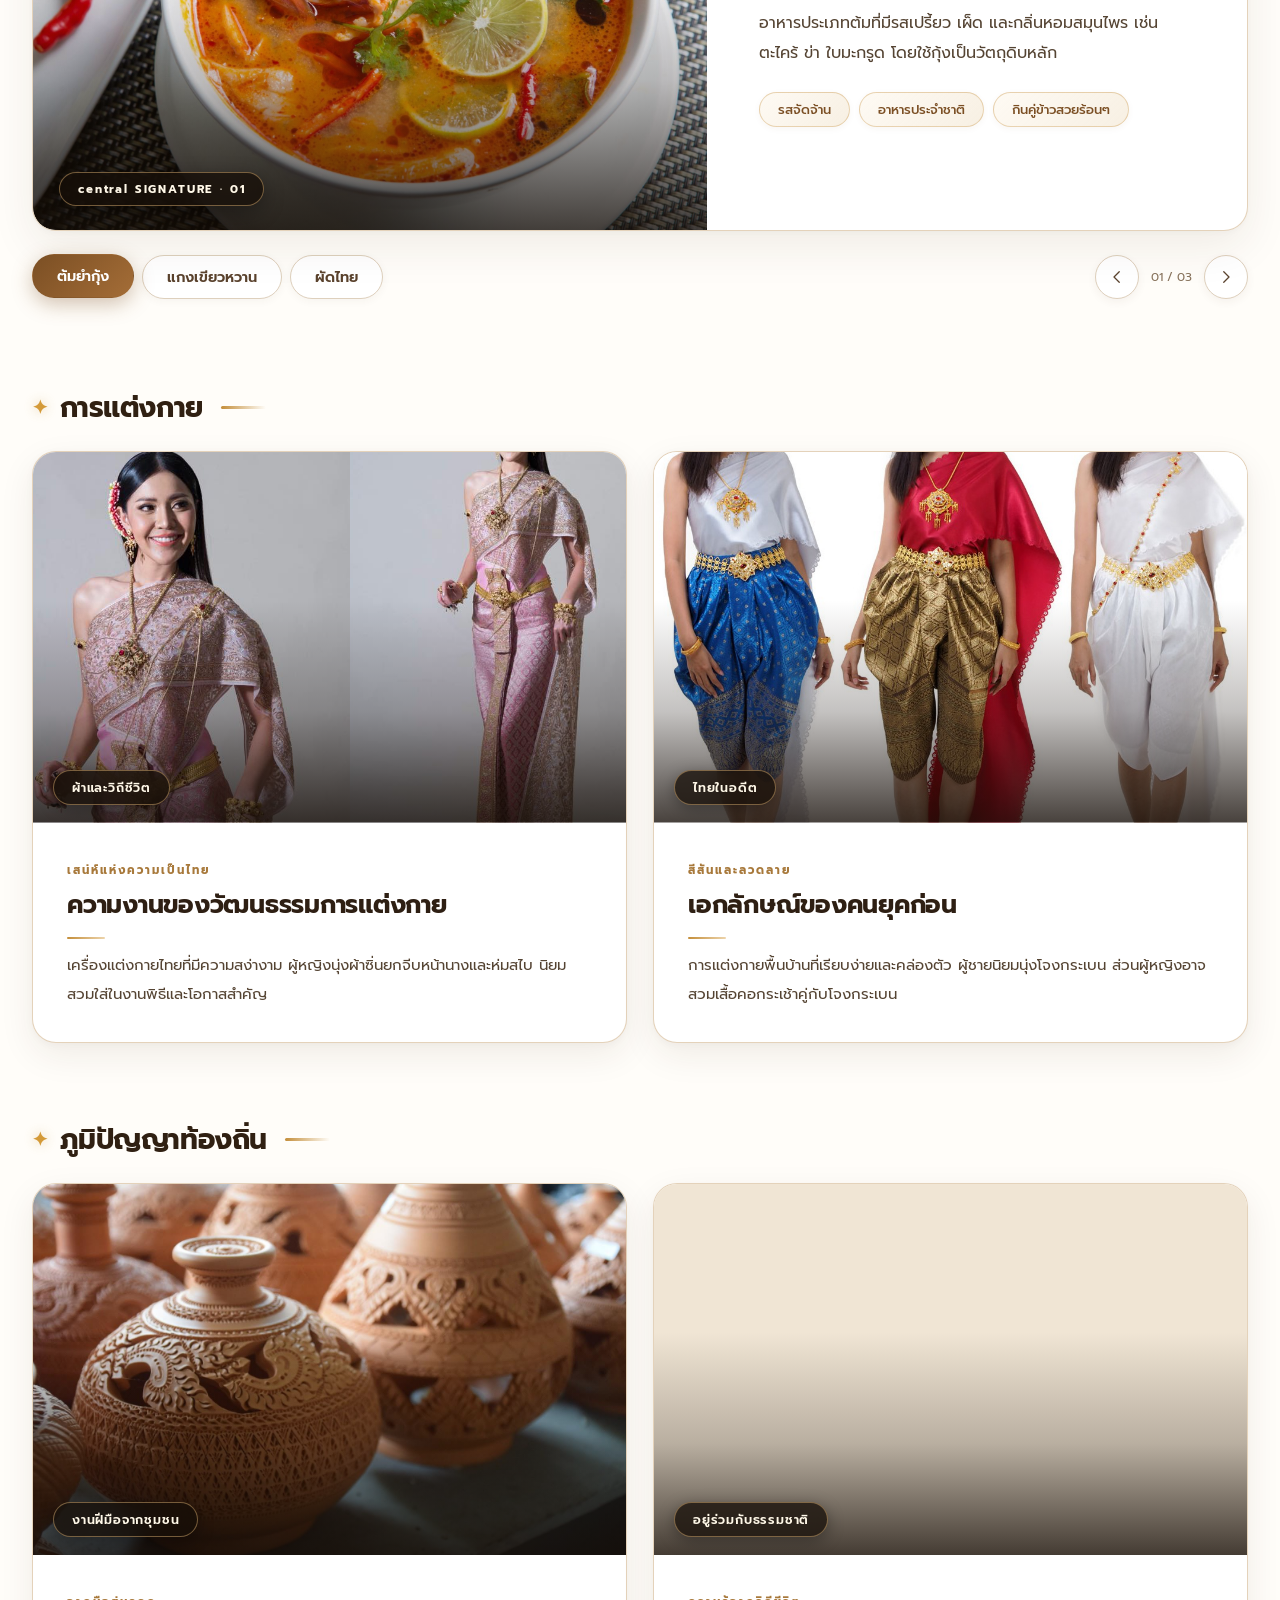
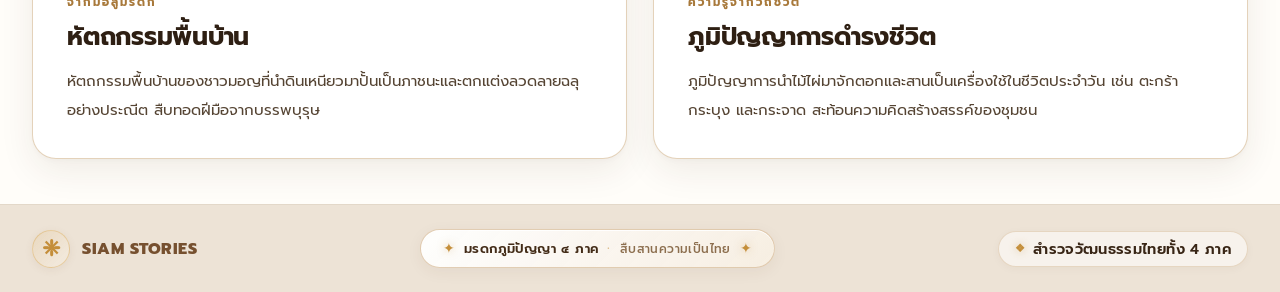
<file: central.html>
<!DOCTYPE html>
<html lang="th">
<head>
    <meta charset="utf-8">
    <meta name="viewport" content="width=device-width, initial-scale=1.0">
    <title>รากฐานของความเป็นไทย | ภาคกลาง</title>

    <!-- Google Fonts -->
    <link rel="preconnect" href="https://fonts.googleapis.com">
    <link rel="preconnect" href="https://fonts.gstatic.com" crossorigin>
    <link href="https://fonts.googleapis.com/css2?family=Kanit:ital,wght@0,300;0,400;0,500;0,600;0,700;1,400&family=Noto+Sans+Thai:wght@300;400;500;600;700&family=Prompt:ital,wght@0,300;0,400;0,500;0,600;0,700;0,800;1,400&display=swap" rel="stylesheet">

    <link rel="stylesheet" href="css/central.css">
    <link rel="stylesheet" href="css/style.css">
    <link rel="stylesheet" href="css/search.css">
    <link rel="stylesheet" href="css/user_session.css?v=2">
</head>
<body class="page-central">
    <main class="site">
        <!-- Navigation -->
        <nav class="nav">
            <a class="brand" href="index.html">
                <span class="brand-mark">❈</span>
                <span>
                    SIAM STORIES
                    <small>รากฐานของความเป็นไทย</small>
                </span>
            </a>
            <!-- ช่องค้นหาทั่วเว็บไซต์ -->
            <div class="site-search" id="siteSearch">
                <div class="search-box">
                    <span class="search-symbol" aria-hidden="true">⌕</span>
                    <input type="search" id="siteSearchInput"
                           placeholder="ค้นหาวัฒนธรรมไทย..."
                           aria-label="ค้นหาข้อมูลทั้งเว็บไซต์"
                           aria-controls="searchResults"
                           aria-expanded="false" autocomplete="off">
                </div>
                <div class="search-results" id="searchResults"
                     role="region" aria-label="ผลการค้นหา"></div>
            </div>
            <!-- Hamburger Button for Mobile -->
            <button type="button" class="nav-toggle" id="navToggle" aria-label="เปิดเมนูนำทาง" aria-expanded="false" aria-controls="mainMenu">
                <span class="hamburger-line"></span>
                <span class="hamburger-line"></span>
                <span class="hamburger-line"></span>
            </button>
            <div class="menu" id="mainMenu">
                <a href="index.html">หน้าแรก</a>
                <a href="isan.html">ภาคอีสาน</a>
                <a href="central.html" class="active" aria-current="page">ภาคกลาง</a>
                <a href="east.html">ภาคเหนือ</a>
                <a href="south.html">ภาคใต้</a>
                <a href="calendar.html">ปฏิทินประเพณีไทย</a>
                <a href="team.html">ผู้จัดทำ</a>
                <div class="nav-auth-wrapper">
                    <a href="admin/login.php" class="user-circle-btn" aria-label="บัญชีผู้ใช้งาน">
                        <svg class="user-icon-svg" viewBox="0 0 24 24" width="20" height="20" fill="none" stroke="currentColor" stroke-width="1.85" stroke-linecap="round" stroke-linejoin="round">
                            <path d="M20 21v-2a4 4 0 0 0-4-4H8a4 4 0 0 0-4 4v2"></path>
                            <circle cx="12" cy="7" r="4"></circle>
                        </svg>
                        <span class="user-red-tooltip">บัญชีผู้ใช้งาน</span>
                    </a>
                </div>
            </div>
        </nav>
        <!-- Hero -->
        <section class="hero central">
            <div class="hero-content">
                <span class="hero-eyebrow">✦ อู่ข้าวอู่น้ำภาคกลาง · มรดกแห่งสายน้ำ ✦</span>
                <h1>ภาคกลาง</h1>
                <p>
                    <strong>รากฐานแห่งอารยธรรมไทย</strong>
                    <br>
                     ดินแดนแห่งประวัติศาสตร์ ศิลปวัฒนธรรมและวิถีชีวิตที่หลากหลาย
                </p>
            </div>
        </section>
        <!-- หมวดหมู่ -->
        <div class="tabs">
            <a class="tab active" href="#tradition">ประเพณี</a>
            <a class="tab" href="#food">อาหาร</a>
            <a class="tab" href="#dress">การแต่งกาย</a>
            <a class="tab" href="#wisdom">ภูมิปัญญา</a>
        </div>
        <!-- ประเพณี -->
        <section class="content" id="tradition">
            <div class="section-title">
                <h2>ประเพณี</h2>
            </div>
            <div class="content-slider"
                 data-content-slider
                 role="region"
                 aria-label="สไลด์ประเพณี">
                <button class="slider-arrow slider-prev"
                        type="button"
                        aria-label="ประเพณีก่อนหน้า"
                        aria-controls="tradition-track">
                    <svg viewBox="0 0 24 24" fill="none" aria-hidden="true">
                        <path d="M15 5l-7 7 7 7"
                              stroke="currentColor"
                              stroke-width="1.7"
                              stroke-linecap="round"
                              stroke-linejoin="round"></path>
                    </svg>
                </button>
                <div class="slider-window">
                    <div class="cards slider-track"
                         id="tradition-track"
                         data-slider-ready="true">
                        <article class="card">
                            <div class="card-img"
                                 style="background-image: url('Img/central-img/ประเพณีรับบัว (โยนบัว).jpg');">
                            </div>
                            <div class="card-body">
                                <h3>ประเพณีรับบัว(โยนบัว)</h3>
                                <p>
                                    ประชาชนโยนดอกบัวลงในเรือแห่หลวงพ่อโต เพื่อแสดงความศรัทธาทางพระพุทธศาสนา
                                </p>
                            </div>
                        </article>
                        <article class="card">
                            <div class="card-img"
                                 style="background-image: url('Img/central-img/ประเพณีตักบาตรดอกไม้.jpg');">
                            </div>
                            <div class="card-body">
                                <h3>ประเพณีตักบาตรดอกไม้</h3>
                                <p>
                                    ประชาชนนำดอกเข้าพรรษามาถวายพระสงฆ์ในช่วงเทศกาลเข้าพรรษา
                                </p>
                            </div>
                        </article>
                        <article class="card">
                            <div class="card-img"
                                 style="background-image: url('Img/central-img/ประเพณีลอยกระทงเผาเทียนเล่นไฟ.jpg');">
                            </div>
                            <div class="card-body">
                                <h3>ประเพณีลอยกระทงเผาเทียนเล่นไฟ</h3>
                                <p>
                                    งานลอยกระทงที่มีการจุดประทีป โคมไฟ และการแสดงทางวัฒนธรรม
                                </p>
                            </div>
                        </article>
                         <article class="card">
                            <div class="card-img"
                                 style="background-image: url('Img/central-img/ประเพณีแห่เทียนพรรษา.jpg');">
                            </div>
                            <div class="card-body">
                                <h3>ประเพณีแห่เทียนพรรษา</h3>
                                <p>
                                    ขบวนแห่ต้นเทียนประดับสวยงามเพื่อนำไปถวายวัดในช่วงเข้าพรรษา
                                </p>
                            </div>
                        </article>
                         <article class="card">
                            <div class="card-img"
                                 style="background-image: url('Img/central-img/ประเพณีกวนข้าวทิพย์.jpg');">
                            </div>
                            <div class="card-body">
                                <h3>ประเพณีกวนข้าวทิพย์</h3>
                                <p>
                                    ประเพณีทางพระพุทธศาสนาที่ชาวบ้านร่วมกันกวนข้าวมธุปายาสเพื่อนำไปถวายพระสงฆ์ สะท้อนความสามัคคีและความศรัทธาของชุมชน
                                </p>
                            </div>
                        </article>
                        <article class="card">
                            <div class="card-img"
                                 style="background-image: url('Img/central-img/ประเพณีสงกรานต์พระประแดง.jpg');">
                            </div>
                            <div class="card-body">
                                <h3>ประเพณีสงกรานต์พระประแดง</h3>
                                <p>
                                    เทศกาลสงกรานต์ที่สืบทอดวัฒนธรรมชาวไทยเชื้อสายมอญ มีขบวนแห่และการละเล่นพื้นบ้าน
                                </p>
                            </div>
                        </article>
                        <article class="card">
                            <div class="card-img"
                                 style="background-image: url('Img/central-img/ประเพณีตักบาตรเทโว.jpg');">
                            </div>
                            <div class="card-body">
                                <h3>ประเพณีตักบาตรเทโว</h3>
                                <p>
                                    ทำบุญตักบาตรในช่วงออกพรรษา เพื่อระลึกถึงเหตุการณ์พระพุทธเจ้าเสด็จลงจากสวรรค์
                                </p>
                            </div>
                        </article>
                        <article class="card">
                            <div class="card-img"
                                 style="background-image: url('Img/central-img/ประเพณีแข่งเรือยาว.jpg');">
                            </div>
                            <div class="card-body">
                                <h3>ประเพณีแข่งเรือยาว</h3>
                                <p>
                                    การแข่งขันเรือพื้นบ้านหลังฤดูน้ำหลาก แสดงถึงความสามัคคีของชุมชน
                                </p>
                            </div>
                        </article>
                        <article class="card">
                            <div class="card-img"
                                 style="background-image: url('Img/central-img/ประเพณีแห่เจ้าพ่อเจ้าแม่ปากน้ำโพ.jpg');">
                            </div>
                            <div class="card-body">
                                <h3>ประเพณีแห่เจ้าพ่อเจ้าแม่ปากน้ำโพ</h3>
                                <p>
                                    เทศกาลสำคัญของชาวไทยเชื้อสายจีน มีขบวนแห่มังกร สิงโต และการแสดงศิลปวัฒนธรรม
                                </p>
                            </div>
                        </article>
                    </div>
                </div>
                <button class="slider-arrow slider-next"
                        type="button"
                        aria-label="ประเพณีถัดไป"
                        aria-controls="tradition-track">
                    <svg viewBox="0 0 24 24" fill="none" aria-hidden="true">
                        <path d="M9 5l7 7-7 7"
                              stroke="currentColor"
                              stroke-width="1.7"
                              stroke-linecap="round"
                              stroke-linejoin="round"></path>
                    </svg>
                </button>
            </div>
        </section>
        <!-- อาหาร -->
        <section class="content" id="food">
            <div class="section-title">
                <h2>อาหารท้องถิ่น</h2>
            </div>
            <p class="food-intro">
                เสน่ห์รสชาติอีสาน 
            </p>
            <div class="food-showcase"
                 role="region"
                 aria-roledescription="carousel"
                 aria-label="อาหารขึ้นชื่อภาคอีสาน">
                <div class="food-stage">
                    <div class="food-deck" id="food-deck">
                        <article class="food-slide"
                                 id="food-slide-0"
                                 role="group"
                                 aria-roledescription="slide"
                                 aria-label="1 จาก 3: ต้มยำกุ้ง">
                            <figure class="food-photo">
                                <img
                                    src="Img/central-img/ต้มยำกุ้ง.jpg"
                                    alt="ต้มยำกุ้ง"
                                    decoding="async">
                                <figcaption>central SIGNATURE · 01</figcaption>
                            </figure>
                            <div class="food-copy">
                                <span class="food-eyebrow">
                                    รสชาติแห่งภาคกลาง
                                     / 01
                                </span>
                                <h3>ต้มยำกุ้ง</h3>
                                <p>
                                    อาหารประเภทต้มที่มีรสเปรี้ยว เผ็ด และกลิ่นหอมสมุนไพร เช่น ตะไคร้ ข่า ใบมะกรูด โดยใช้กุ้งเป็นวัตถุดิบหลัก
                                </p>
                                <div class="food-tags">
                                    <span>รสจัดจ้าน</span>
                                    <span>อาหารประจำชาติ</span>
                                    <span>กินคู่ข้าวสวยร้อนๆ</span>
                                </div>
                            </div>
                        </article>
                        <article class="food-slide"
                                 id="food-slide-1"
                                 role="group"
                                 aria-roledescription="slide"
                                 aria-label="2 จาก 3: แกงเขียวหวาน"
                                 hidden inert>
                            <figure class="food-photo">
                                <img
                                    src="Img/central-img/แกงเขียวหวาน.jpg"
                                    alt="แกงเขียวหวาน"
                                    decoding="async">
                                <figcaption>centralSIGNATURE · 02</figcaption>
                            </figure>
                            <div class="food-copy">
                                <span class="food-eyebrow">
                                    รสชาติแห่งภาคกลาง / 02
                                </span>
                                <h3>แกงเขียวหวาน</h3>
                                <p>
                                    แกงกะทิที่มีรสหวานมันและเผ็ดหอมจากพริกแกงเขียวหวาน นิยมใส่เนื้อไก่ มะเขือ และใบโหระพา
                                </p>
                                <div class="food-tags">
                                    <span>กระทิหอมๆ</span>
                                    <span>รสชาติหวานมัน</span>
                                    <span>หอมเครื่องแกง</span>
                                </div>
                            </div>
                        </article>
                        <article class="food-slide"
                                 id="food-slide-2"
                                 role="group"
                                 aria-roledescription="slide"
                                 aria-label="3 จาก 3: ผัดไทย"
                                 hidden inert>
                            <figure class="food-photo">
                                <img
                                    src="Img/central-img/ผัดไทย.jpg"
                                    alt="ผัดไทย"
                                    decoding="async">
                                <figcaption>central SIGNATURE · 03</figcaption>
                            </figure>
                            <div class="food-copy">
                                <span class="food-eyebrow">
                                    รสชาติแห่งภาคกลาง / 03
                                </span>
                                <h3>ผัดไทย</h3>
                                <p>
                                    อาหารประเภทเส้นผัดที่มีรสเปรี้ยว หวาน และเค็มจากซอสมะขาม ใส่ไข่ เต้าหู้ ถั่วงอก และกุ้ง
                                </p>
                                <div class="food-tags">
                                    <span>เปรี้ยว</span>
                                    <span>หวาน</span>
                                    <span>เค็ม</span>
                                </div>
                            </div>
                        </article>
                    </div>
                </div>
                <div class="food-controls">
                    <div class="food-menu"
                         role="group"
                         aria-label="เลือกเมนูอาหาร">
                        <button class="food-choice" type="button"
                                data-food-index="0"
                                aria-controls="food-slide-0"
                                aria-pressed="true">ต้มยำกุ้ง</button>
                        <button class="food-choice" type="button"
                                data-food-index="1"
                                aria-controls="food-slide-1"
                                aria-pressed="false">แกงเขียวหวาน</button>
                        <button class="food-choice" type="button"
                                data-food-index="2"
                                aria-controls="food-slide-2"
                                aria-pressed="false">ผัดไทย</button>
                    </div>
                    <div class="food-arrows">
                        <button class="food-arrow" type="button"
                                data-food-prev
                                aria-label="อาหารก่อนหน้า"
                                aria-controls="food-deck">
                            <svg viewBox="0 0 24 24" fill="none"
                                 aria-hidden="true">
                                <path d="M15 5l-7 7 7 7"
                                      stroke="currentColor"
                                      stroke-width="1.7"
                                      stroke-linecap="round"
                                      stroke-linejoin="round"></path>
                            </svg>
                        </button>
                        <span class="food-counter" aria-hidden="true">
                            01 / 03
                        </span>
                        <button class="food-arrow" type="button"
                                data-food-next
                                aria-label="อาหารถัดไป"
                                aria-controls="food-deck">
                            <svg viewBox="0 0 24 24" fill="none"
                                 aria-hidden="true">
                                <path d="M9 5l7 7-7 7"
                                      stroke="currentColor"
                                      stroke-width="1.7"
                                      stroke-linecap="round"
                                      stroke-linejoin="round"></path>
                            </svg>
                        </button>
                    </div>
                </div>
                <p class="food-sr-only"
                   aria-live="polite"
                   aria-atomic="true"
                   data-food-status></p>
            </div>
           
        </section>
        <!-- การแต่งกาย -->
        <section class="content" id="dress">
            <div class="section-title">
                <h2>การแต่งกาย</h2>
            </div>
            <div class="detail-grid culture-grid">
                <article class="panel dress-card" data-culture-reveal>
                    <figure class="culture-photo">
                        <img src="Img/central-img/ชุดไทยจักรี.jpg"
                             alt="การแต่งกายด้วยผ้าไหมและผ้าพื้นเมืองอีสาน"
                             loading="lazy"
                             decoding="async">
                        <span class="culture-label">ผ้าและวิถีชีวิต</span>
                    </figure>
                    <div class="culture-copy">
                        <span class="culture-kicker">เสน่ห์แห่งความเป็นไทย</span>
                        <h3>ความงานของวัฒนธรรมการแต่งกาย</h3>
                        <p>
                            เครื่องแต่งกายไทยที่มีความสง่างาม ผู้หญิงนุ่งผ้าซิ่นยกจีบหน้านางและห่มสไบ นิยมสวมใส่ในงานพิธีและโอกาสสำคัญ
                        </p>
                    </div>
                </article>
                <article class="panel dress-card" data-culture-reveal>
                    <figure class="culture-photo">
                        <img src="Img/central-img/ชุดพื้นบ้านโจงกระเบน.jpg"
                             alt="รายละเอียดลวดลายผ้าทอพื้นเมืองอีสาน"
                             loading="lazy"
                             decoding="async">
                        <span class="culture-label">ไทยในอดีต</span>
                    </figure>
                    <div class="culture-copy">
                        <span class="culture-kicker">สีสันและลวดลาย</span>
                        <h3>เอกลักษณ์ของคนยุคก่อน</h3>
                        <p>
                            การแต่งกายพื้นบ้านที่เรียบง่ายและคล่องตัว ผู้ชายนิยมนุ่งโจงกระเบน ส่วนผู้หญิงอาจสวมเสื้อคอกระเช้าคู่กับโจงกระเบน
                        </p>
                    </div>
                </article>
            </div>
        </section>
        <!-- ภูมิปัญญา -->
        <section class="content" id="wisdom">
            <div class="section-title">
                <h2>ภูมิปัญญาท้องถิ่น</h2>
            </div>
            <div class="detail-grid culture-grid">
                <article class="panel wisdom-card" data-culture-reveal>
                    <figure class="culture-photo">
                        <img src="Img/central-img/เครื่องปั้นดินเผาเกาะเกร็ด.jpg"
                             alt="งานหัตถกรรมในชุใชนเกาะเกร็ด"
                             loading="lazy"
                             decoding="async">
                        <span class="culture-label">งานฝีมือจากชุมชน</span>
                    </figure>
                    <div class="culture-copy">
                        <span class="culture-kicker">จากมือสู่มรดก</span>
                        <h3>หัตถกรรมพื้นบ้าน</h3>
                        <p>
                            หัตถกรรมพื้นบ้านของชาวมอญที่นำดินเหนียวมาปั้นเป็นภาชนะและตกแต่งลวดลายฉลุอย่างประณีต สืบทอดฝีมือจากบรรพบุรุษ
                        </p>
                    </div>
                </article>
                <article class="panel wisdom-card" data-culture-reveal>
                    <figure class="culture-photo">
                        <img src="Img/central-img/การจักสานไม้ไผ่.jpg"
                             alt="ภูมิปัญญาและการดำรงชีวิตของชุมชนภาคกลาง"
                             loading="lazy"
                             decoding="async">
                        <span class="culture-label">อยู่ร่วมกับธรรมชาติ</span>
                    </figure>
                    <div class="culture-copy">
                        <span class="culture-kicker">ความรู้จากวิถีชีวิต</span>
                        <h3>ภูมิปัญญาการดำรงชีวิต</h3>
                        <p>
                            ภูมิปัญญาการนำไม้ไผ่มาจักตอกและสานเป็นเครื่องใช้ในชีวิตประจำวัน เช่น ตะกร้า กระบุง และกระจาด สะท้อนความคิดสร้างสรรค์ของชุมชน
                        </p>
                    </div>
                </article>
            </div>
        </section>
        <!-- Footer -->
        <footer class="footer">
            <div class="brand">
                <span class="brand-mark">❈</span>
                SIAM STORIES
            </div>
            <div class="footer-emblem" aria-label="มรดกภูมิปัญญาไทย 4 ภาค">
                <span class="emblem-sparkle">✦</span>
                <span class="emblem-title">มรดกภูมิปัญญา ๔ ภาค</span>
                <span class="emblem-dot">·</span>
                <span class="emblem-subtitle">สืบสานความเป็นไทย</span>
                <span class="emblem-sparkle">✦</span>
            </div>
            <span class="footer-motto">สำรวจวัฒนธรรมไทยทั้ง 4 ภาค</span>
        </footer>
    </main>
   
    <!-- Back to Top Button -->
    <button type="button" id="backToTop" class="back-to-top" aria-label="กลับสู่ด้านบน" title="กลับสู่ด้านบน">
        <svg viewBox="0 0 24 24" fill="none" stroke="currentColor" stroke-width="2.6" stroke-linecap="round" stroke-linejoin="round" class="back-to-top-icon">
            <path d="M6 15l6-6 6 6"/>
        </svg>
    </button>

    <!-- JavaScript -->
    <script src="js/user_session.js?v=2"></script>
    <script src="js/page_transition.js"></script>
    <script src="js/jsvaindex.js"></script>
    <script src="js/styleIsan.js?v=2"></script>
    <script src="js/db_region.js?v=2"></script>
</body>
</html>
</file>
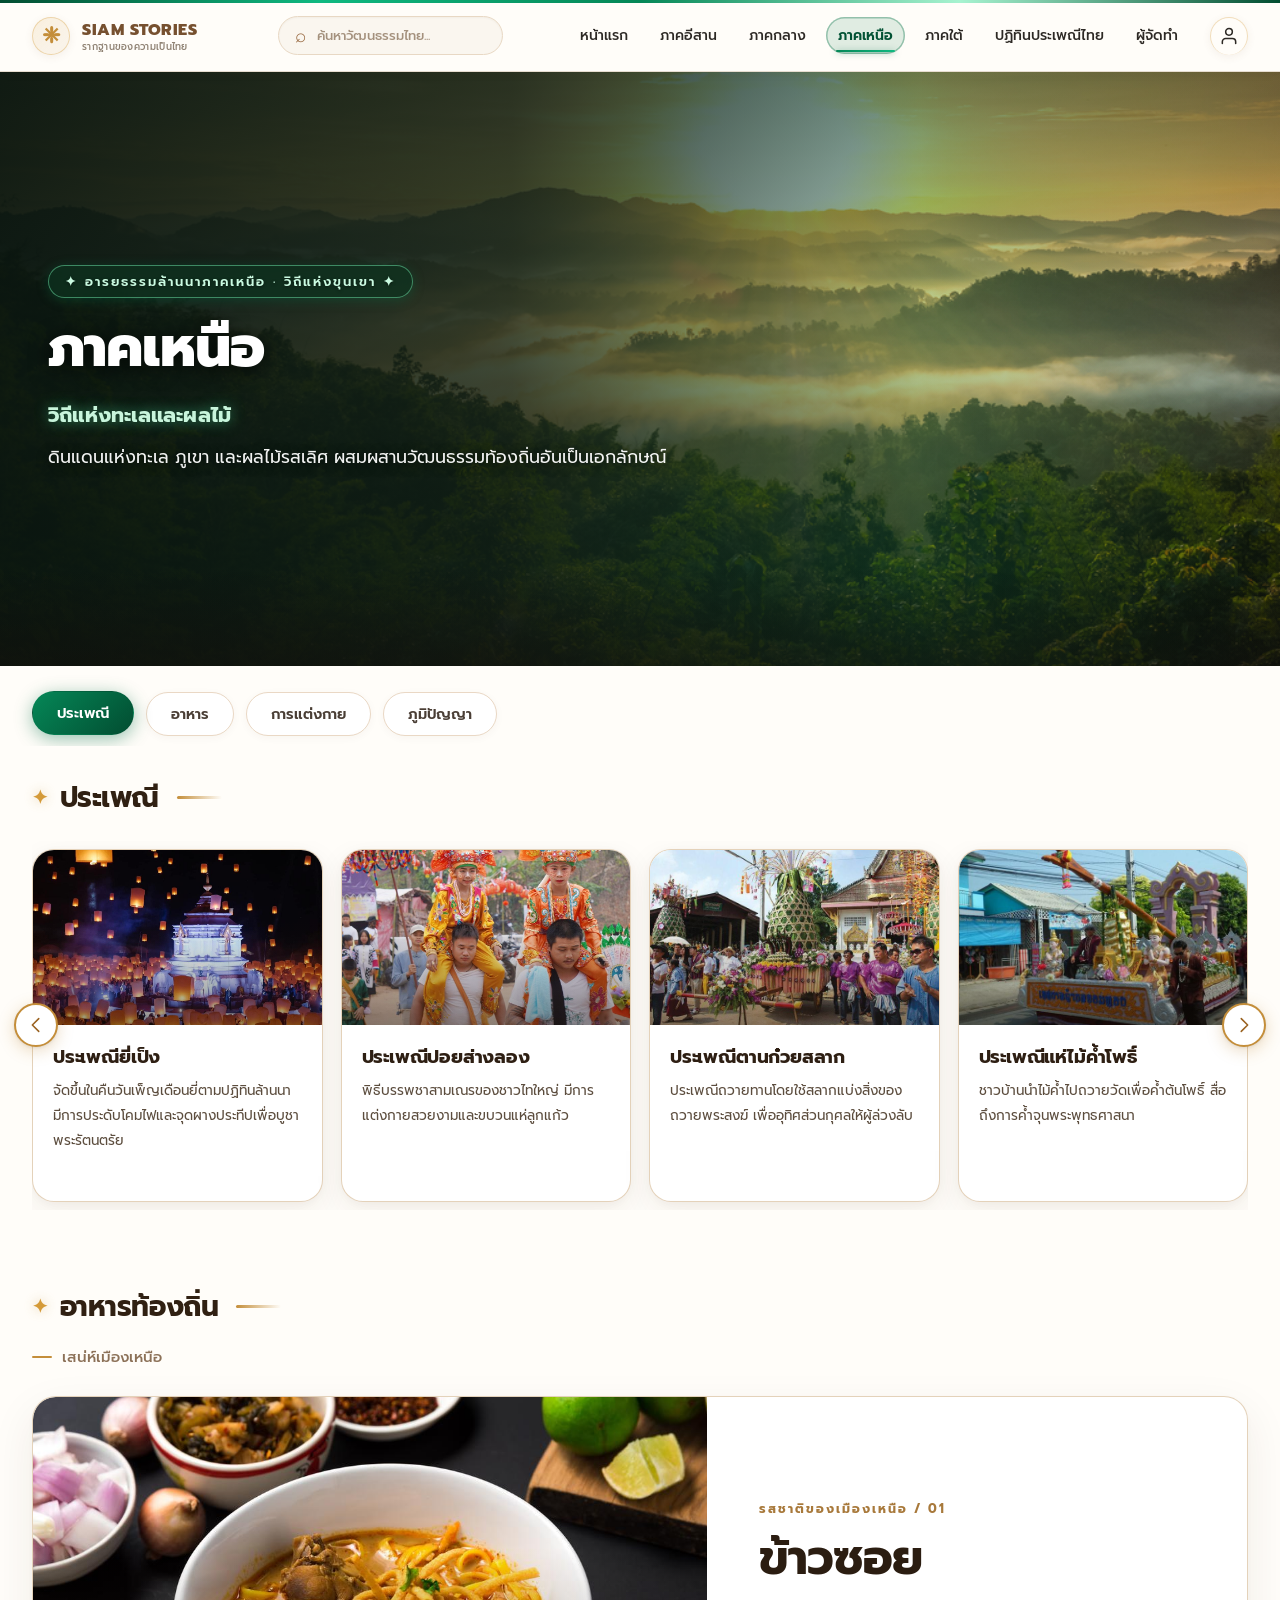
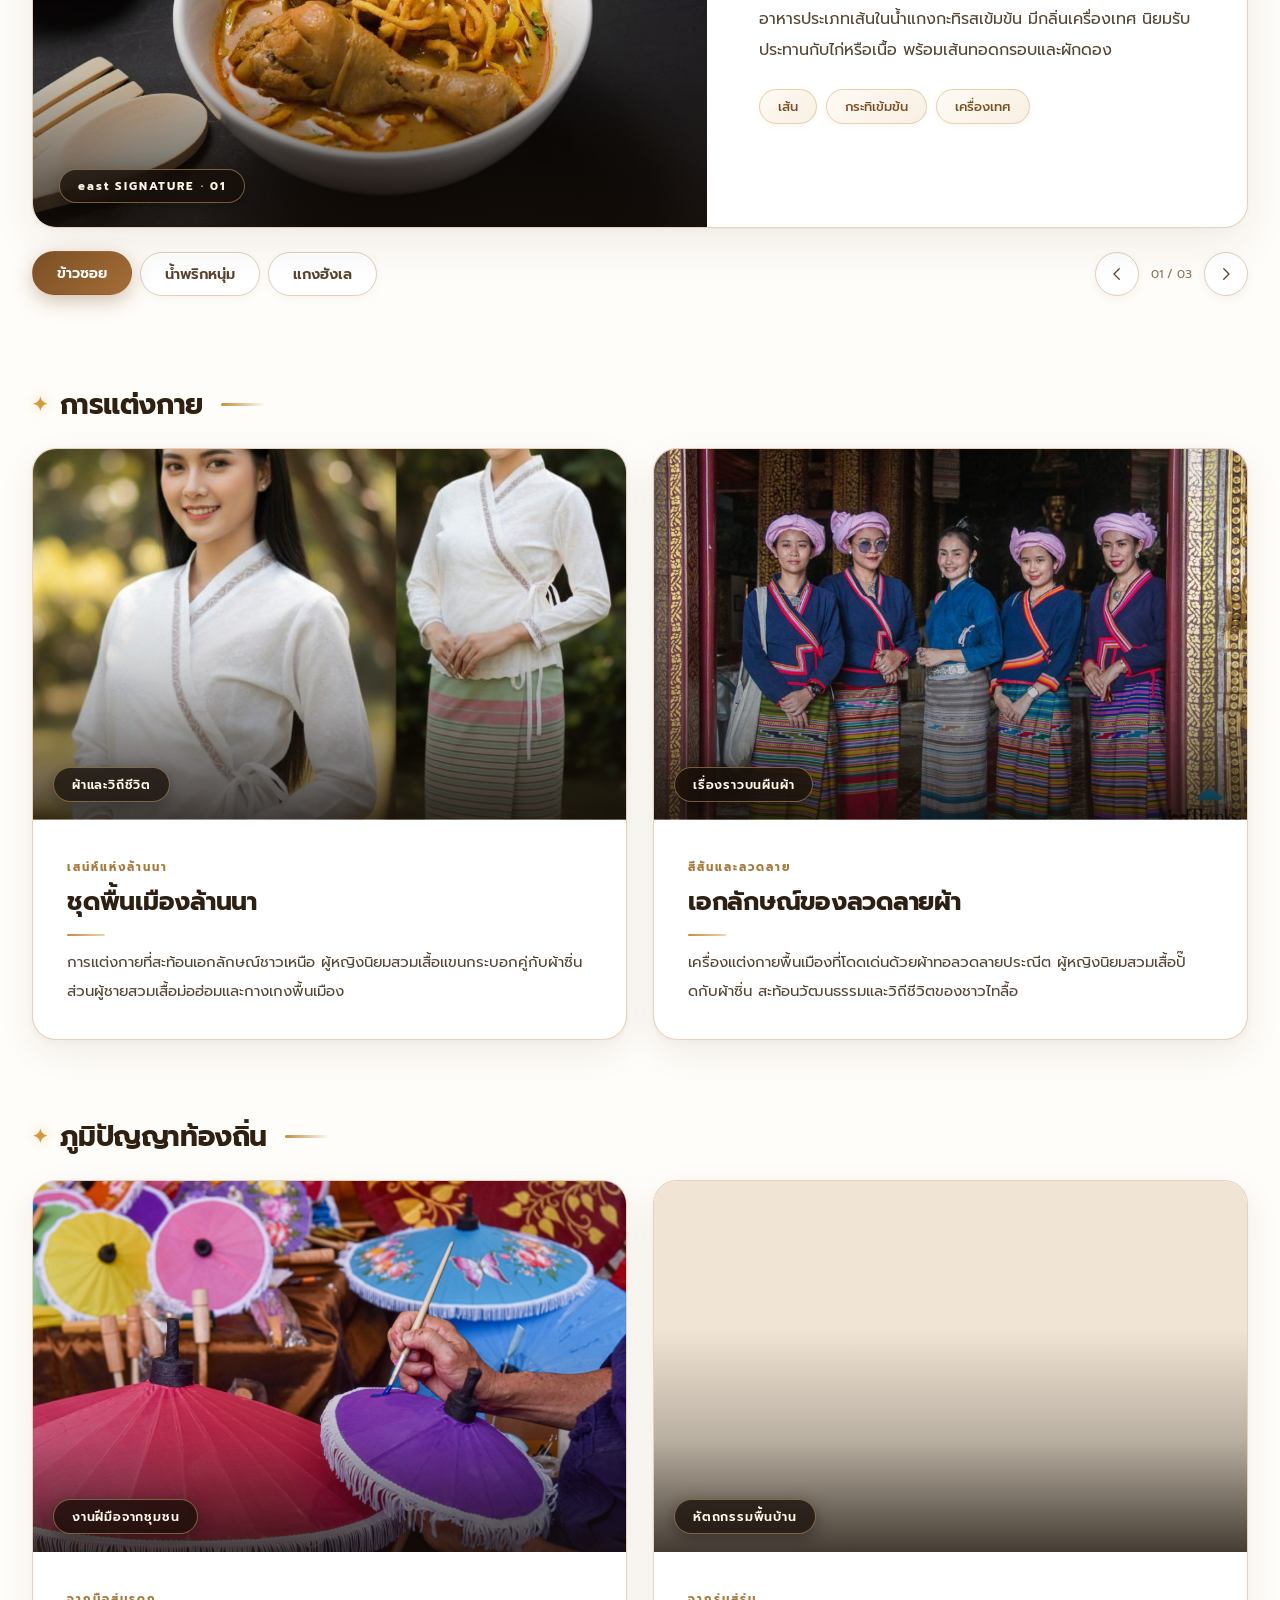
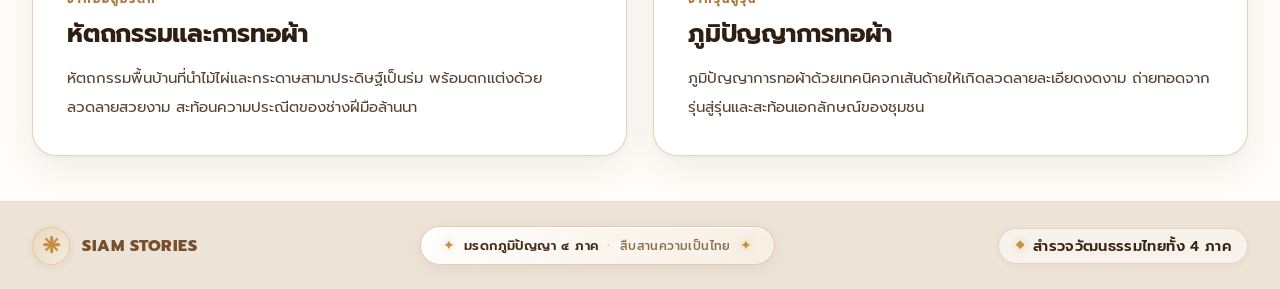
<file: east.html>
<!DOCTYPE html>
<html lang="th">
<head>
    <meta charset="utf-8">
    <meta name="viewport" content="width=device-width, initial-scale=1.0">
    <title>รากฐานของความเป็นไทย | ภาคเหนือ</title>

    <!-- Google Fonts -->
    <link rel="preconnect" href="https://fonts.googleapis.com">
    <link rel="preconnect" href="https://fonts.gstatic.com" crossorigin>
    <link href="https://fonts.googleapis.com/css2?family=Kanit:ital,wght@0,300;0,400;0,500;0,600;0,700;1,400&family=Noto+Sans+Thai:wght@300;400;500;600;700&family=Prompt:ital,wght@0,300;0,400;0,500;0,600;0,700;0,800;1,400&display=swap" rel="stylesheet">

    <link rel="stylesheet" href="css/east.css">
    <link rel="stylesheet" href="css/style.css">
    <link rel="stylesheet" href="css/search.css">
    <link rel="stylesheet" href="css/user_session.css?v=2">
</head>
<body class="page-east">
    <main class="site">
        <!-- Navigation -->
        <nav class="nav">
            <a class="brand" href="index.html">
                <span class="brand-mark">❈</span>
                <span>
                    SIAM STORIES
                    <small>รากฐานของความเป็นไทย</small>
                </span>
            </a>
            <!-- ช่องค้นหาทั่วเว็บไซต์ -->
            <div class="site-search" id="siteSearch">
                <div class="search-box">
                    <span class="search-symbol" aria-hidden="true">⌕</span>
                    <input type="search" id="siteSearchInput"
                           placeholder="ค้นหาวัฒนธรรมไทย..."
                           aria-label="ค้นหาข้อมูลทั้งเว็บไซต์"
                           aria-controls="searchResults"
                           aria-expanded="false" autocomplete="off">
                </div>
                <div class="search-results" id="searchResults"
                     role="region" aria-label="ผลการค้นหา"></div>
            </div>
            <!-- Hamburger Button for Mobile -->
            <button type="button" class="nav-toggle" id="navToggle" aria-label="เปิดเมนูนำทาง" aria-expanded="false" aria-controls="mainMenu">
                <span class="hamburger-line"></span>
                <span class="hamburger-line"></span>
                <span class="hamburger-line"></span>
            </button>
            <div class="menu" id="mainMenu">
                <a href="index.html">หน้าแรก</a>
                <a href="isan.html">ภาคอีสาน</a>
                <a href="central.html">ภาคกลาง</a>
                <a href="east.html" class="active" aria-current="page">ภาคเหนือ</a>
                <a href="south.html">ภาคใต้</a>
                <a href="calendar.html">ปฏิทินประเพณีไทย</a>
                <a href="team.html">ผู้จัดทำ</a>
                <div class="nav-auth-wrapper">
                    <a href="admin/login.php" class="user-circle-btn" aria-label="บัญชีผู้ใช้งาน">
                        <svg class="user-icon-svg" viewBox="0 0 24 24" width="20" height="20" fill="none" stroke="currentColor" stroke-width="1.85" stroke-linecap="round" stroke-linejoin="round">
                            <path d="M20 21v-2a4 4 0 0 0-4-4H8a4 4 0 0 0-4 4v2"></path>
                            <circle cx="12" cy="7" r="4"></circle>
                        </svg>
                        <span class="user-red-tooltip">บัญชีผู้ใช้งาน</span>
                    </a>
                </div>
            </div>
        </nav>
        <!-- Hero -->
        <section class="hero east">
            <div class="hero-content">
                <span class="hero-eyebrow">✦ อารยธรรมล้านนาภาคเหนือ · วิถีแห่งขุนเขา ✦</span>
                <h1>ภาคเหนือ</h1>
                <p>
                    <strong>วิถีแห่งทะเลและผลไม้</strong>
                    <br>
                     ดินแดนแห่งทะเล ภูเขา และผลไม้รสเลิศ
ผสมผสานวัฒนธรรมท้องถิ่นอันเป็นเอกลักษณ์
                </p>
            </div>
        </section>
        <!-- หมวดหมู่ -->
        <div class="tabs">
            <a class="tab active" href="#tradition">ประเพณี</a>
            <a class="tab" href="#food">อาหาร</a>
            <a class="tab" href="#dress">การแต่งกาย</a>
            <a class="tab" href="#wisdom">ภูมิปัญญา</a>
        </div>
        <!-- ประเพณี -->
        <section class="content" id="tradition">
            <div class="section-title">
                <h2>ประเพณี</h2>
            </div>
            <div class="content-slider"
                 data-content-slider
                 role="region"
                 aria-label="สไลด์ประเพณี">
                <button class="slider-arrow slider-prev"
                        type="button"
                        aria-label="ประเพณีก่อนหน้า"
                        aria-controls="tradition-track">
                    <svg viewBox="0 0 24 24" fill="none" aria-hidden="true">
                        <path d="M15 5l-7 7 7 7"
                              stroke="currentColor"
                              stroke-width="1.7"
                              stroke-linecap="round"
                              stroke-linejoin="round"></path>
                    </svg>
                </button>
                <div class="slider-window">
                    <div class="cards slider-track"
                         id="tradition-track"
                         data-slider-ready="true">
                        <article class="card">
                            <div class="card-img"
                                 style="background-image: url('Img/east-img/ประเพณียี่เป็ง.jpg');">
                            </div>
                            <div class="card-body">
                                <h3>ประเพณียี่เป็ง</h3>
                                <p>
                                    จัดขึ้นในคืนวันเพ็ญเดือนยี่ตามปฏิทินล้านนา มีการประดับโคมไฟและจุดผางประทีปเพื่อบูชาพระรัตนตรัย
                                </p>
                            </div>
                        </article>
                        <article class="card">
                            <div class="card-img"
                                 style="background-image: url('Img/east-img/ประเพณีปอยส่างลอง.jpg');">
                            </div>
                            <div class="card-body">
                                <h3>ประเพณีปอยส่างลอง</h3>
                                <p>
                                    พิธีบรรพชาสามเณรของชาวไทใหญ่ มีการแต่งกายสวยงามและขบวนแห่ลูกแก้ว
                                </p>
                            </div>
                        </article>
                        <article class="card">
                            <div class="card-img"
                                 style="background-image: url('Img/east-img/ประเพณีตานก๋วยสลาก.jpg');">
                            </div>
                            <div class="card-body">
                                <h3>ประเพณีตานก๋วยสลาก</h3>
                                <p>
                                    ประเพณีถวายทานโดยใช้สลากแบ่งสิ่งของถวายพระสงฆ์ เพื่ออุทิศส่วนกุศลให้ผู้ล่วงลับ
                                </p>
                            </div>
                        </article>
                         <article class="card">
                            <div class="card-img"
                                 style="background-image: url('Img/east-img/ประเพณีแห่ไม้ค้ำโพธิ์.jpg');">
                            </div>
                            <div class="card-body">
                                <h3>ประเพณีแห่ไม้ค้ำโพธิ์</h3>
                                <p>
                                    ชาวบ้านนำไม้ค้ำไปถวายวัดเพื่อค้ำต้นโพธิ์ สื่อถึงการค้ำจุนพระพุทธศาสนา
                                </p>
                            </div>
                        </article>
                         <article class="card">
                            <div class="card-img"
                                 style="background-image: url('Img/east-img/ประเพณีสรงน้ำพระธาตุหริภุญชัย.jpg');">
                            </div>
                            <div class="card-body">
                                <h3>ประเพณีสรงน้ำพระธาตุหริภุญชัย</h3>
                                <p>
                                   พุทธศาสนิกชนร่วมสรงน้ำพระบรมธาตุเพื่อความเป็นสิริมงคล
                                </p>
                            </div>
                        </article>
                        <article class="card">
                            <div class="card-img"
                                 style="background-image: url('Img/east-img/ประเพณีอุ้มพระดำน้ำ.jpg');">
                            </div>
                            <div class="card-body">
                                <h3>ประเพณีอุ้มพระดำน้ำ</h3>
                                <p>
                                    อัญเชิญพระพุทธมหาธรรมราชาลงสรงน้ำในแม่น้ำป่าสัก ตามความเชื่อเรื่องความอุดมสมบูรณ์
                                </p>
                            </div>
                        </article>
                        <article class="card">
                            <div class="card-img"
                                 style="background-image: url('Img/east-img/ประเพณีแข่งเรือยาว.jpg');">
                            </div>
                            <div class="card-body">
                                <h3>ประเพณีแข่งเรือยาว</h3>
                                <p>
                                    การแข่งขันเรือยาวหัวพญานาค สะท้อนความสามัคคีของชุมชนริมน้ำ
                            </div>
                        </article>
                        <article class="card">
                            <div class="card-img"
                                 style="background-image: url('Img/east-img/ประเพณีปี๋ใหม่เมือง.jpg');">
                            </div>
                            <div class="card-body">
                                <h3>ประเพณีปี๋ใหม่เมือง</h3>
                                <p>
                                    เทศกาลสงกรานต์แบบล้านนา มีการทำบุญ สรงน้ำพระ และรดน้ำดำหัวผู้ใหญ่
                                </p>
                            </div>
                        </article>
                        <article class="card">
                            <div class="card-img"
                                 style="background-image: url('Img/east-img/ประเพณีฟ้อนผีมดผีเม็ง.jpg');">
                            </div>
                            <div class="card-body">
                                <h3>ประเพณีฟ้อนผีมดผีเม็ง</h3>
                                <p>
                                    ประเพณีบูชาผีบรรพบุรุษของชาวล้านนา มีการฟ้อนรำและประกอบพิธีกรรม เพื่อแสดงความกตัญญูและขอความเป็นสิริมงคลแก่ครอบครัว
                                </p>
                            </div>
                        </article>
                    </div>
                </div>
                <button class="slider-arrow slider-next"
                        type="button"
                        aria-label="ประเพณีถัดไป"
                        aria-controls="tradition-track">
                    <svg viewBox="0 0 24 24" fill="none" aria-hidden="true">
                        <path d="M9 5l7 7-7 7"
                              stroke="currentColor"
                              stroke-width="1.7"
                              stroke-linecap="round"
                              stroke-linejoin="round"></path>
                    </svg>
                </button>
            </div>
        </section>
        <!-- อาหาร -->
        <section class="content" id="food">
            <div class="section-title">
                <h2>อาหารท้องถิ่น</h2>
            </div>
            <p class="food-intro">
                เสน่ห์เมืองเหนือ
            </p>
            <div class="food-showcase"
                 role="region"
                 aria-roledescription="carousel"
                 aria-label="อาหารขึ้นชื่อภาคเหนือ">
                <div class="food-stage">
                    <div class="food-deck" id="food-deck">
                        <article class="food-slide"
                                 id="food-slide-0"
                                 role="group"
                                 aria-roledescription="slide"
                                 aria-label="1 จาก 3: ข้าวซอย">
                            <figure class="food-photo">
                                <img
                                    src="Img/east-img/ข้าวซอย.jpg"
                                    alt="ข้าวซอย"
                                    decoding="async">
                                <figcaption>east SIGNATURE · 01</figcaption>
                            </figure>
                            <div class="food-copy">
                                <span class="food-eyebrow">
                                    รสชาติของเมืองเหนือ / 01
                                </span>
                                <h3>ข้าวซอย</h3>
                                <p>
                                    อาหารประเภทเส้นในน้ำแกงกะทิรสเข้มข้น มีกลิ่นเครื่องเทศ นิยมรับประทานกับไก่หรือเนื้อ พร้อมเส้นทอดกรอบและผักดอง
                                </p>
                                <div class="food-tags">
                                    <span>เส้น</span>
                                    <span>กระทิเข้มข้น</span>
                                    <span>เครื่องเทศ</span>
                                </div>
                            </div>
                        </article>
                        <article class="food-slide"
                                 id="food-slide-1"
                                 role="group"
                                 aria-roledescription="slide"
                                 aria-label="2 จาก 3: น้ำพริกหนุ่ม"
                                 hidden inert>
                            <figure class="food-photo">
                                <img
                                    src="Img/east-img/น้ำพริกหนุ่ม.jpg"
                                    alt="น้ำพริกหนุ่ม"
                                    decoding="async">
                                <figcaption>east SIGNATURE · 02</figcaption>
                            </figure>
                            <div class="food-copy">
                                <span class="food-eyebrow">
                                   รสชาติของเมืองเหนือ/ 02
                                </span>
                                <h3>น้ำพริกหนุ่ม</h3>
                                <p>
                                    น้ำพริกที่ทำจากพริกหนุ่มย่าง กระเทียม และหอมแดง มีรสเผ็ดหอม นิยมกินคู่กับแคบหมูและผักสด
                                </p>
                                <div class="food-tags">
                                    <span>พริกหนุ่มย่าง </span>
                                    <span>มีรสเผ็ดหอม</span>
                                    <span>เมนูขึ้นชื่อ</span>
                                </div>
                            </div>
                        </article>
                        <article class="food-slide"
                                 id="food-slide-2"
                                 role="group"
                                 aria-roledescription="slide"
                                 aria-label="3 จาก 3: แกงฮังเล"
                                 hidden inert>
                            <figure class="food-photo">
                                <img
                                    src="Img/east-img/แกงฮังเล.jpg"
                                    alt="แกงฮังเล"
                                    decoding="async">
                                <figcaption>east SIGNATURE · 03</figcaption>
                            </figure>
                            <div class="food-copy">
                                <span class="food-eyebrow">
                                   รสชาติของเมืองเหนือ / 03
                                </span>
                                <h3>แกงฮังเล</h3>
                                <p>
                                    แกงหมูพื้นเมืองล้านนาที่ใช้เครื่องเทศ ขิง และกระเทียม มีรสเค็มหวานอมเปรี้ยว นิยมทำในงานบุญและเทศกาลสำคัญ
                                </p>
                                <div class="food-tags">
                                    <span>พื้นเมืองล้านนา</span>
                                    <span>เครื่องเทศ</span>
                                    <span> นิยมทำในเทศกาลสำคัญ</span>
                                </div>
                            </div>
                        </article>
                    </div>
                </div>
                <div class="food-controls">
                    <div class="food-menu"
                         role="group"
                         aria-label="เลือกเมนูอาหาร">
                        <button class="food-choice" type="button"
                                data-food-index="0"
                                aria-controls="food-slide-0"
                                aria-pressed="true">ข้าวซอย</button>
                        <button class="food-choice" type="button"
                                data-food-index="1"
                                aria-controls="food-slide-1"
                                aria-pressed="false">น้ำพริกหนุ่ม</button>
                        <button class="food-choice" type="button"
                                data-food-index="2"
                                aria-controls="food-slide-2"
                                aria-pressed="false">แกงฮังเล</button>
                    </div>
                    <div class="food-arrows">
                        <button class="food-arrow" type="button"
                                data-food-prev
                                aria-label="อาหารก่อนหน้า"
                                aria-controls="food-deck">
                            <svg viewBox="0 0 24 24" fill="none"
                                 aria-hidden="true">
                                <path d="M15 5l-7 7 7 7"
                                      stroke="currentColor"
                                      stroke-width="1.7"
                                      stroke-linecap="round"
                                      stroke-linejoin="round"></path>
                            </svg>
                        </button>
                        <span class="food-counter" aria-hidden="true">
                            01 / 03
                        </span>
                        <button class="food-arrow" type="button"
                                data-food-next
                                aria-label="อาหารถัดไป"
                                aria-controls="food-deck">
                            <svg viewBox="0 0 24 24" fill="none"
                                 aria-hidden="true">
                                <path d="M9 5l7 7-7 7"
                                      stroke="currentColor"
                                      stroke-width="1.7"
                                      stroke-linecap="round"
                                      stroke-linejoin="round"></path>
                            </svg>
                        </button>
                    </div>
                </div>
                <p class="food-sr-only"
                   aria-live="polite"
                   aria-atomic="true"
                   data-food-status></p>
            </div>
      
        </section>
        <!-- การแต่งกาย -->
        <section class="content" id="dress">
            <div class="section-title">
                <h2>การแต่งกาย</h2>
            </div>
            <div class="detail-grid culture-grid">
                <article class="panel dress-card" data-culture-reveal>
                    <figure class="culture-photo">
                        <img src="Img/east-img/ชุดพื้นเมืองล้านนา.jpg"
                             alt="การแต่งกายด้วยชุดพื้นเมืองล้านนา"
                             loading="lazy"
                             decoding="async">
                        <span class="culture-label">ผ้าและวิถีชีวิต</span>
                    </figure>
                    <div class="culture-copy">
                        <span class="culture-kicker">เสน่ห์แห่งล้านนา</span>
                        <h3>ชุดพื้นเมืองล้านนา</h3>
                        <p>
                           การแต่งกายที่สะท้อนเอกลักษณ์ชาวเหนือ ผู้หญิงนิยมสวมเสื้อแขนกระบอกคู่กับผ้าซิ่น ส่วนผู้ชายสวมเสื้อม่อฮ่อมและกางเกงพื้นเมือง
                        </p>
                    </div>
                </article>
                <article class="panel dress-card" data-culture-reveal>
                    <figure class="culture-photo">
                        <img src="Img/east-img/ชุดไทลื้อ.jpg"
                             alt="รายละเอียดชุดไทลื้อ"
                             loading="lazy"
                             decoding="async">
                        <span class="culture-label">เรื่องราวบนผืนผ้า</span>
                    </figure>
                    <div class="culture-copy">
                        <span class="culture-kicker">สีสันและลวดลาย</span>
                        <h3>เอกลักษณ์ของลวดลายผ้า</h3>
                        <p>
                            เครื่องแต่งกายพื้นเมืองที่โดดเด่นด้วยผ้าทอลวดลายประณีต ผู้หญิงนิยมสวมเสื้อปั๊ดกับผ้าซิ่น สะท้อนวัฒนธรรมและวิถีชีวิตของชาวไทลื้อ
                        </p>
                    </div>
                </article>
            </div>
        </section>
        <!-- ภูมิปัญญา -->
        <section class="content" id="wisdom">
            <div class="section-title">
                <h2>ภูมิปัญญาท้องถิ่น</h2>
            </div>
            <div class="detail-grid culture-grid">
                <article class="panel wisdom-card" data-culture-reveal>
                    <figure class="culture-photo">
                        <img src="Img/east-img/การทำร่มบ่อสร้าง.jpg"
                             alt="การทำร่มบ่อสร้างในภาคเหนือ"
                             loading="lazy"
                             decoding="async">
                        <span class="culture-label">งานฝีมือจากชุมชน</span>
                    </figure>
                    <div class="culture-copy">
                        <span class="culture-kicker">จากมือสู่มรดก</span>
                        <h3>หัตถกรรมและการทอผ้า</h3>
                        <p>
                            หัตถกรรมพื้นบ้านที่นำไม้ไผ่และกระดาษสามาประดิษฐ์เป็นร่ม พร้อมตกแต่งด้วยลวดลายสวยงาม สะท้อนความประณีตของช่างฝีมือล้านนา
                        </p>
                    </div>
                </article>
                <article class="panel wisdom-card" data-culture-reveal>
                    <figure class="culture-photo">
                        <img src="Img/east-img/การทอผ้าซิ่นตีนจก.jpg"
                             alt="ภูมิปัญญาการทอผ้าซิ่นตีนจกจาดเมืองเหนือ"
                             loading="lazy"
                             decoding="async">
                        <span class="culture-label">หัตถกรรมพื้นบ้าน</span>
                    </figure>
                    <div class="culture-copy">
                        <span class="culture-kicker">จากรุ่นสู่รุ่น</span>
                        <h3>ภูมิปัญญาการทอผ้า</h3>
                        <p>
                           ภูมิปัญญาการทอผ้าด้วยเทคนิคจกเส้นด้ายให้เกิดลวดลายละเอียดงดงาม ถ่ายทอดจากรุ่นสู่รุ่นและสะท้อนเอกลักษณ์ของชุมชน
                        </p>
                    </div>
                </article>
            </div>
        </section>
        <!-- Footer -->
        <footer class="footer">
            <div class="brand">
                <span class="brand-mark">❈</span>
                SIAM STORIES
            </div>
            <div class="footer-emblem" aria-label="มรดกภูมิปัญญาไทย 4 ภาค">
                <span class="emblem-sparkle">✦</span>
                <span class="emblem-title">มรดกภูมิปัญญา ๔ ภาค</span>
                <span class="emblem-dot">·</span>
                <span class="emblem-subtitle">สืบสานความเป็นไทย</span>
                <span class="emblem-sparkle">✦</span>
            </div>
            <span class="footer-motto">สำรวจวัฒนธรรมไทยทั้ง 4 ภาค</span>
        </footer>
    </main>
   
    <!-- Back to Top Button -->
    <button type="button" id="backToTop" class="back-to-top" aria-label="กลับสู่ด้านบน" title="กลับสู่ด้านบน">
        <svg viewBox="0 0 24 24" fill="none" stroke="currentColor" stroke-width="2.6" stroke-linecap="round" stroke-linejoin="round" class="back-to-top-icon">
            <path d="M6 15l6-6 6 6"/>
        </svg>
    </button>

    <!-- JavaScript -->
    <script src="js/user_session.js?v=2"></script>
    <script src="js/page_transition.js"></script>
    <script src="js/jsvaindex.js"></script>
    <script src="js/styleIsan.js?v=2"></script>
    <script src="js/db_region.js?v=2"></script>
</body>
</html>
</file>
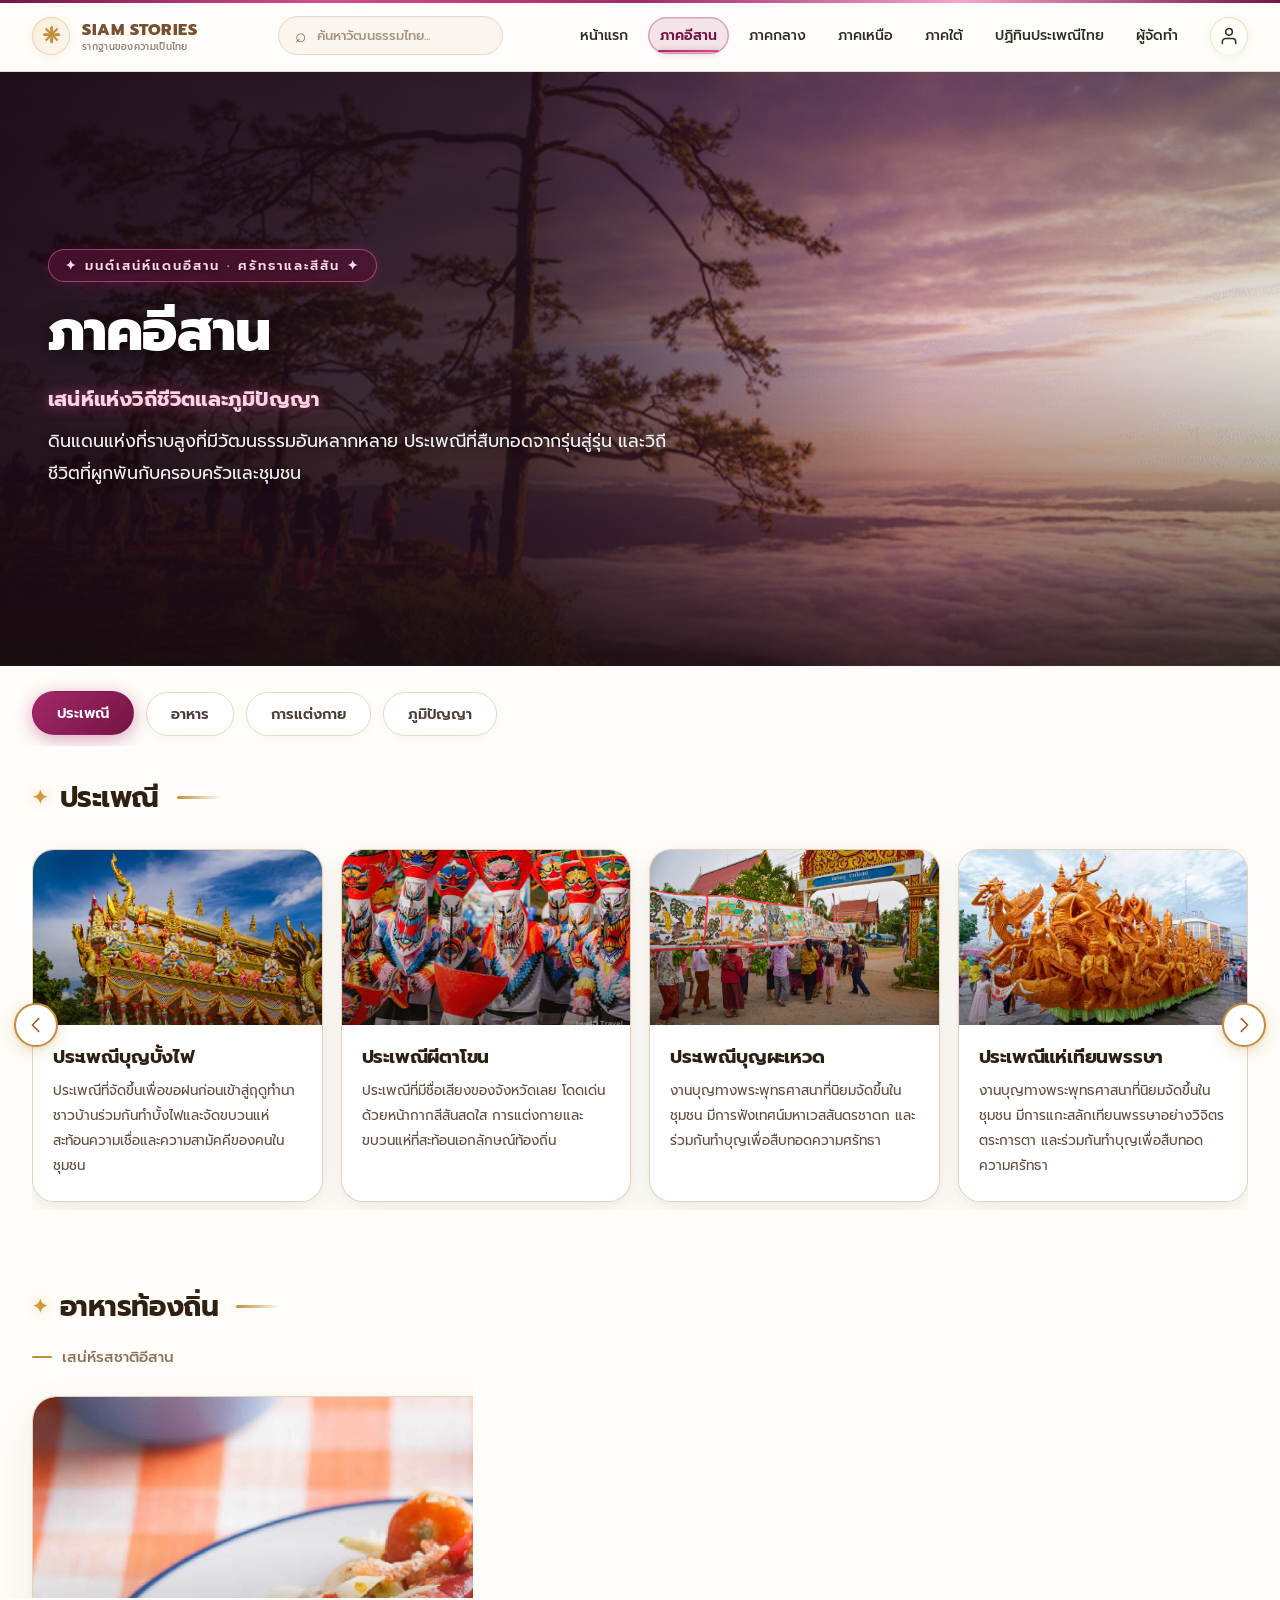
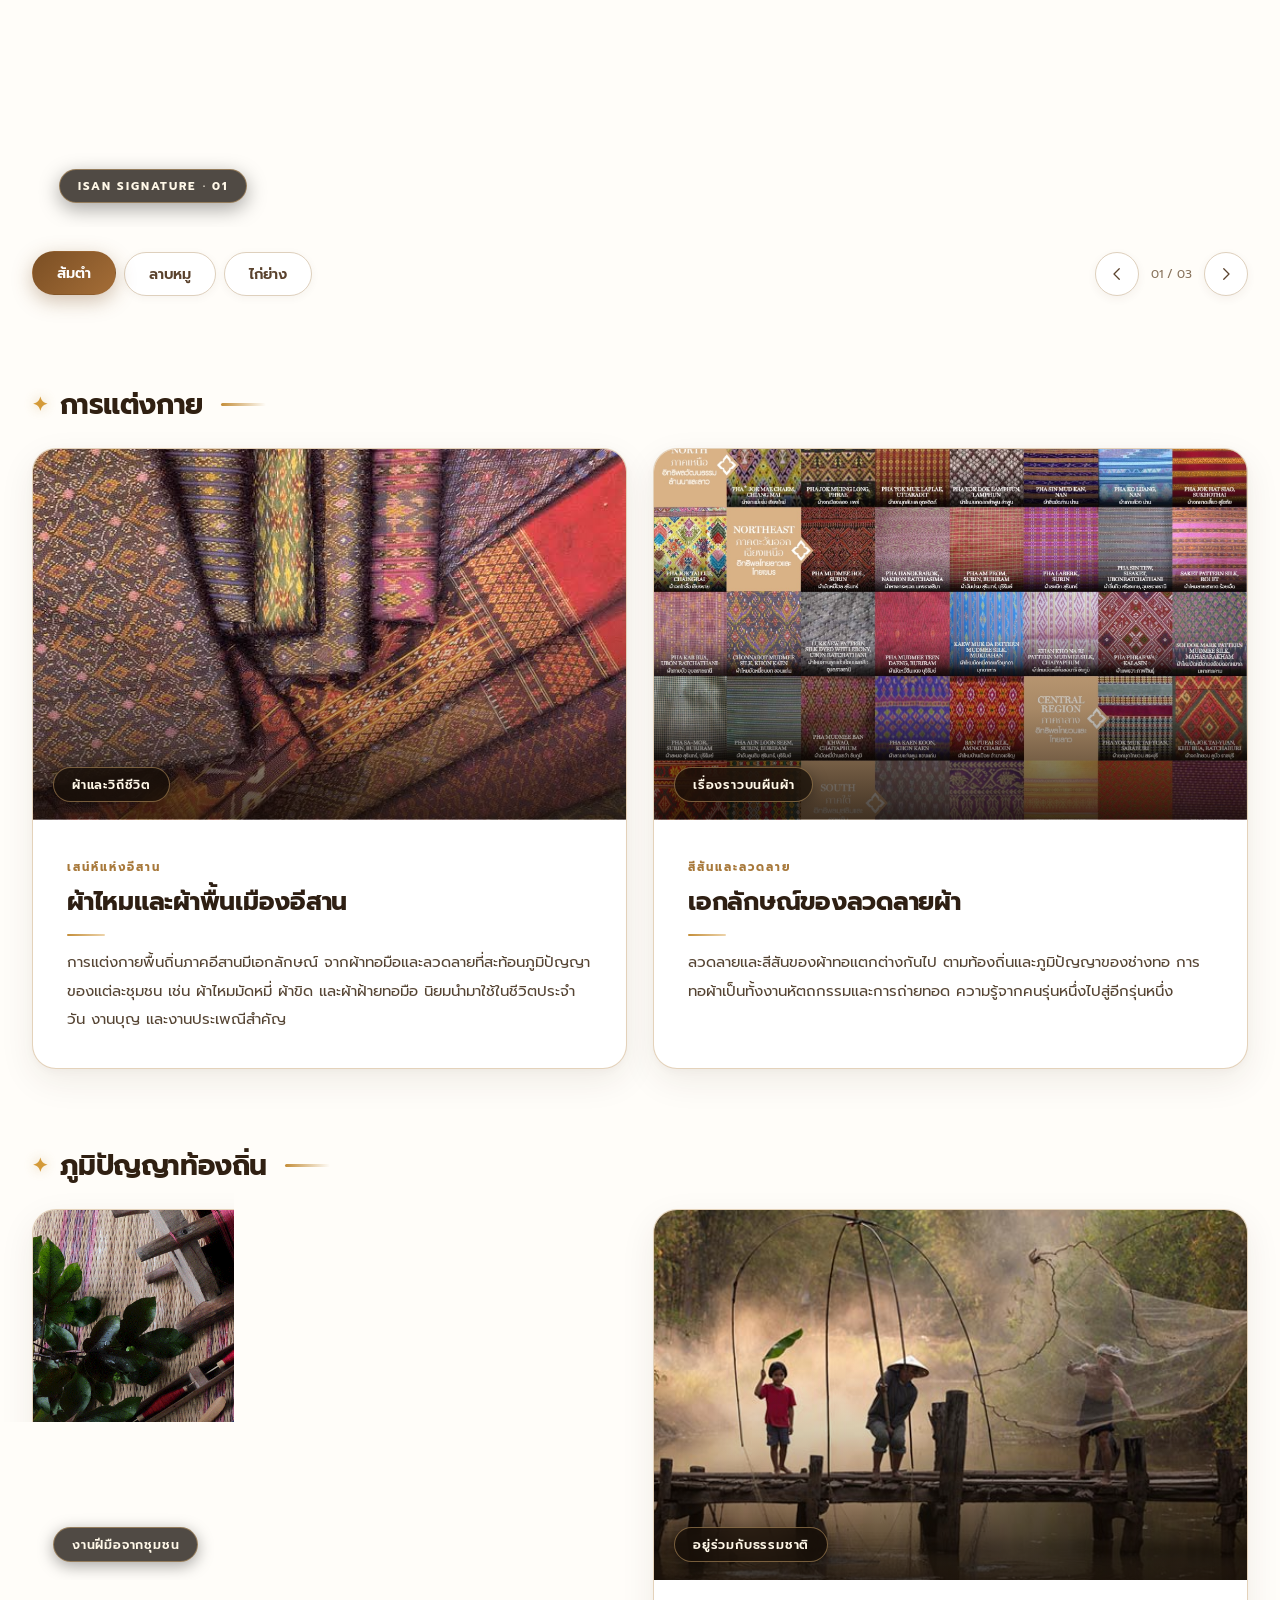
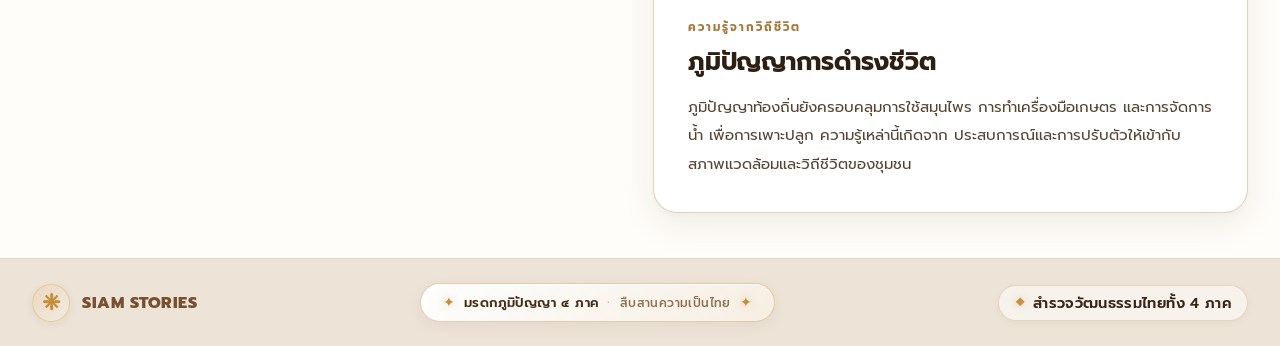
<file: isan.html>
<!DOCTYPE html>
<html lang="th">

<head>
    <meta charset="utf-8">
    <meta name="viewport" content="width=device-width, initial-scale=1.0">
    <title>รากฐานของความเป็นไทย | ภาคอีสาน</title>

    <!-- Google Fonts -->
    <link rel="preconnect" href="https://fonts.googleapis.com">
    <link rel="preconnect" href="https://fonts.gstatic.com" crossorigin>
    <link
        href="https://fonts.googleapis.com/css2?family=Kanit:ital,wght@0,300;0,400;0,500;0,600;0,700;1,400&family=Noto+Sans+Thai:wght@300;400;500;600;700&family=Prompt:ital,wght@0,300;0,400;0,500;0,600;0,700;0,800;1,400&display=swap"
        rel="stylesheet">
    
    <link rel="stylesheet" href="css/isan.css">
    <link rel="stylesheet" href="css/style.css">
    <link rel="stylesheet" href="css/search.css">
    <link rel="stylesheet" href="css/user_session.css?v=2">
</head>

<body class="page-isan">
    <main class="site">
        <!-- Navigation -->
        <nav class="nav">
            <a class="brand" href="index.html">
                <span class="brand-mark">❈</span>
                <span>
                    SIAM STORIES
                    <small>รากฐานของความเป็นไทย</small>
                </span>
            </a>
            <!-- ช่องค้นหาทั่วเว็บไซต์ -->
            <div class="site-search" id="siteSearch">
                <div class="search-box">
                    <span class="search-symbol" aria-hidden="true">⌕</span>
                    <input type="search" id="siteSearchInput" placeholder="ค้นหาวัฒนธรรมไทย..."
                        aria-label="ค้นหาข้อมูลทั้งเว็บไซต์" aria-controls="searchResults" aria-expanded="false"
                        autocomplete="off">
                </div>
                <div class="search-results" id="searchResults" role="region" aria-label="ผลการค้นหา"></div>
            </div>
            <!-- Hamburger Button for Mobile -->
            <button type="button" class="nav-toggle" id="navToggle" aria-label="เปิดเมนูนำทาง" aria-expanded="false" aria-controls="mainMenu">
                <span class="hamburger-line"></span>
                <span class="hamburger-line"></span>
                <span class="hamburger-line"></span>
            </button>
            <div class="menu" id="mainMenu">
                <a href="index.html">หน้าแรก</a>
                <a href="isan.html" class="active" aria-current="page">ภาคอีสาน</a>
                <a href="central.html">ภาคกลาง</a>
                <a href="east.html">ภาคเหนือ</a>
                <a href="south.html">ภาคใต้</a>
                <a href="calendar.html">ปฏิทินประเพณีไทย</a>
                <a href="team.html">ผู้จัดทำ</a>
                <div class="nav-auth-wrapper">
                    <a href="admin/login.php" class="user-circle-btn" aria-label="บัญชีผู้ใช้งาน">
                        <svg class="user-icon-svg" viewBox="0 0 24 24" width="20" height="20" fill="none" stroke="currentColor" stroke-width="1.85" stroke-linecap="round" stroke-linejoin="round">
                            <path d="M20 21v-2a4 4 0 0 0-4-4H8a4 4 0 0 0-4 4v2"></path>
                            <circle cx="12" cy="7" r="4"></circle>
                        </svg>
                        <span class="user-red-tooltip">บัญชีผู้ใช้งาน</span>
                    </a>
                </div>
            </div>
        </nav>
        <!-- Hero -->
        <section class="hero isan">
            <div class="hero-content">
                <span class="hero-eyebrow">✦ มนต์เสน่ห์แดนอีสาน · ศรัทธาและสีสัน ✦</span>
                <h1>ภาคอีสาน</h1>
                <p>
                    <strong>เสน่ห์แห่งวิถีชีวิตและภูมิปัญญา</strong>
                    <br>
                    ดินแดนแห่งที่ราบสูงที่มีวัฒนธรรมอันหลากหลาย
                    ประเพณีที่สืบทอดจากรุ่นสู่รุ่น
                    และวิถีชีวิตที่ผูกพันกับครอบครัวและชุมชน
                </p>
            </div>
        </section>
        <!-- หมวดหมู่ -->
        <div class="tabs">
            <a class="tab active" href="#tradition">ประเพณี</a>
            <a class="tab" href="#food">อาหาร</a>
            <a class="tab" href="#dress">การแต่งกาย</a>
            <a class="tab" href="#wisdom">ภูมิปัญญา</a>
        </div>
        <!-- ประเพณี -->
        <section class="content" id="tradition">
            <div class="section-title">
                <h2>ประเพณี</h2>
            </div>
            <div class="content-slider" data-content-slider role="region" aria-label="สไลด์ประเพณี">
                <button class="slider-arrow slider-prev" type="button" aria-label="ประเพณีก่อนหน้า"
                    aria-controls="tradition-track">
                    <svg viewBox="0 0 24 24" fill="none" aria-hidden="true">
                        <path d="M15 5l-7 7 7 7" stroke="currentColor" stroke-width="1.7" stroke-linecap="round"
                            stroke-linejoin="round"></path>
                    </svg>
                </button>
                <div class="slider-window">
                    <div class="cards slider-track" id="tradition-track" data-slider-ready="true">
                        <article class="card">
                            <div class="card-img" style="background-image: url('Img/isan-img/ประเพณีบุญบั้งไฟ.jpg');">
                            </div>
                            <div class="card-body">
                                <h3>ประเพณีบุญบั้งไฟ</h3>
                                <p>
                                    ประเพณีที่จัดขึ้นเพื่อขอฝนก่อนเข้าสู่ฤดูทำนา
                                    ชาวบ้านร่วมกันทำบั้งไฟและจัดขบวนแห่
                                    สะท้อนความเชื่อและความสามัคคีของคนในชุมชน
                                </p>
                            </div>
                        </article>
                        <article class="card">
                            <div class="card-img" style="background-image: url('Img/isan-img/ประเพณีผีตาโขน.jpg');">
                            </div>
                            <div class="card-body">
                                <h3>ประเพณีผีตาโขน</h3>
                                <p>
                                    ประเพณีที่มีชื่อเสียงของจังหวัดเลย
                                    โดดเด่นด้วยหน้ากากสีสันสดใส
                                    การแต่งกายและขบวนแห่ที่สะท้อนเอกลักษณ์ท้องถิ่น
                                </p>
                            </div>
                        </article>
                        <article class="card">
                            <div class="card-img" style="background-image: url('Img/isan-img/ประเพณีบุญผะเหวด.jpg');">
                            </div>
                            <div class="card-body">
                                <h3>ประเพณีบุญผะเหวด</h3>
                                <p>
                                    งานบุญทางพระพุทธศาสนาที่นิยมจัดขึ้นในชุมชน
                                    มีการฟังเทศน์มหาเวสสันดรชาดก
                                    และร่วมกันทำบุญเพื่อสืบทอดความศรัทธา
                                </p>
                            </div>
                        </article>
                        <article class="card">
                            <div class="card-img"
                                style="background-image: url('Img/isan-img/ประเพณีแห่เทียนพรรษา.jpg');">
                            </div>
                            <div class="card-body">
                                <h3>ประเพณีแห่เทียนพรรษา</h3>
                                <p>
                                    งานบุญทางพระพุทธศาสนาที่นิยมจัดขึ้นในชุมชน
                                    มีการแกะสลักเทียนพรรษาอย่างวิจิตรตระการตา
                                    และร่วมกันทำบุญเพื่อสืบทอดความศรัทธา
                                </p>
                            </div>
                        </article>
                        <article class="card">
                            <div class="card-img" style="background-image: url('Img/isan-img/ประเพณีไหลเรือไฟ.jpg');">
                            </div>
                            <div class="card-body">
                                <h3>ประเพณีไหลเรือไฟ</h3>
                                <p>
                                    ประเพณีสำคัญที่จัดขึ้นในช่วงเทศกาลออกพรรษา
                                    มีการประดับเรือไฟอย่างสวยงามบนแม่น้ำโขง
                                    เพื่อบูชาพระพุทธเจ้าและสืบสานความศรัทธา
                                </p>
                            </div>
                        </article>
                        <article class="card">
                            <div class="card-img"
                                style="background-image: url('Img/isan-img/ประเพณีบุญข้าวประดับดิน.jpg');">
                            </div>
                            <div class="card-body">
                                <h3>ประเพณีบุญข้าวประดับดิน</h3>
                                <p>
                                    ประเพณีทำบุญเพื่ออุทิศส่วนกุศลให้ผู้ล่วงลับ
                                    ชาวบ้านนำอาหารห่อใบตองไปวางตามสถานที่ต่าง ๆ
                                    สะท้อนความกตัญญูและความเชื่อของชาวอีสาน
                                </p>
                            </div>
                        </article>
                        <article class="card">
                            <div class="card-img" style="background-image: url('Img/isan-img/ประเพณีแข่งเรือยาว.jpg');">
                            </div>
                            <div class="card-body">
                                <h3>ประเพณีแข่งเรือยาว</h3>
                                <p>
                                    ประเพณีการแข่งขันเรือที่จัดขึ้นตามลำน้ำสำคัญ
                                    ชาวบ้านร่วมแข่งขันและส่งเสียงเชียร์อย่างสนุกสนาน
                                    สะท้อนความสามัคคีและวิถีชีวิตของชุมชนริมน้ำ
                                </p>
                            </div>
                        </article>
                        <article class="card">
                            <div class="card-img" style="background-image: url('Img/isan-img/ประเพณีบุญกฐิน.jpg');">
                            </div>
                            <div class="card-body">
                                <h3>ประเพณีบุญกฐิน</h3>
                                <p>
                                    ประเพณีทำบุญสำคัญหลังสิ้นสุดเทศกาลออกพรรษา
                                    ชาวบ้านร่วมกันถวายผ้ากฐินและเครื่องไทยธรรม
                                    สะท้อนความศรัทธาและความสามัคคีในชุมชน
                                </p>
                            </div>
                        </article>
                        <article class="card">
                            <div class="card-img" style="background-image: url('Img/isan-img/ประเพณีบุญสงกรานต์อีสาน.jpg');">
                            </div>
                            <div class="card-body">
                                <h3>สงกรานต์อีสาน</h3>
                                <p>
                                    เทศกาลปีใหม่ไทยที่ผู้คนร่วมกันทำบุญ
                                    สรงน้ำพระและรดน้ำขอพรผู้ใหญ่
                                    เพื่อแสดงความเคารพและสานสัมพันธ์ในครอบครัว
                                </p>
                            </div>
                        </article>
                    </div>
                </div>
                <button class="slider-arrow slider-next" type="button" aria-label="ประเพณีถัดไป"
                    aria-controls="tradition-track">
                    <svg viewBox="0 0 24 24" fill="none" aria-hidden="true">
                        <path d="M9 5l7 7-7 7" stroke="currentColor" stroke-width="1.7" stroke-linecap="round"
                            stroke-linejoin="round"></path>
                    </svg>
                </button>
            </div>
        </section>
        <!-- อาหาร -->
        <section class="content" id="food">
            <div class="section-title">
                <h2>อาหารท้องถิ่น</h2>
            </div>
            <p class="food-intro">
                เสน่ห์รสชาติอีสาน
            </p>
            <div class="food-showcase" role="region" aria-roledescription="carousel" aria-label="อาหารขึ้นชื่อภาคอีสาน">
                <div class="food-stage">
                    <div class="food-deck" id="food-deck">
                        <article class="food-slide" id="food-slide-0" role="group" aria-roledescription="slide"
                            aria-label="1 จาก 3: ส้มตำ">
                            <figure class="food-photo">
                                <img src="Img/isan-img/ส้มตำ.jpg" alt="ส้มตำ" decoding="async">
                                <figcaption>ISAN SIGNATURE · 01</figcaption>
                            </figure>
                            <div class="food-copy">
                                <span class="food-eyebrow">
                                    รสชาติแห่งอีสาน / 01
                                </span>
                                <h3>ส้มตำ</h3>
                                <p>
                                    มะละกอเส้นกรอบ ตำคลุกพริก มะนาว
                                    และเครื่องปรุงรสจัด เป็นเมนูคู่ครัวอีสาน
                                    ที่กินกับข้าวเหนียวและไก่ย่างได้อย่างลงตัว
                                </p>
                                <div class="food-tags">
                                    <span>รสจัดจ้าน</span>
                                    <span>มะละกอกรอบ</span>
                                    <span>กินคู่ข้าวเหนียว</span>
                                </div>
                            </div>
                        </article>
                        <article class="food-slide" id="food-slide-1" role="group" aria-roledescription="slide"
                            aria-label="2 จาก 3: ลาบหมู" hidden inert>
                            <figure class="food-photo">
                                <img src="Img/isan-img/ลาบหมู.jpg" alt="ลาบหมู" decoding="async">
                                <figcaption>ISAN SIGNATURE · 02</figcaption>
                            </figure>
                            <div class="food-copy">
                                <span class="food-eyebrow">
                                    รสชาติแห่งอีสาน / 02
                                </span>
                                <h3>ลาบหมู</h3>
                                <p>
                                    หมูสับสุกคลุกข้าวคั่ว พริกป่น มะนาว
                                    และสมุนไพร หอมข้าวคั่ว
                                    รสเปรี้ยวเผ็ดกลมกล่อม
                                    กินคู่ผักสดและข้าวเหนียว
                                </p>
                                <div class="food-tags">
                                    <span>หอมข้าวคั่ว</span>
                                    <span>สมุนไพรสด</span>
                                    <span>เมนูขึ้นชื่อ</span>
                                </div>
                            </div>
                        </article>
                        <article class="food-slide" id="food-slide-2" role="group" aria-roledescription="slide"
                            aria-label="3 จาก 3: ไก่ย่าง" hidden inert>
                            <figure class="food-photo">
                                <img src="Img/isan-img/ไก่ย่าง.jpg" alt="ไก่ย่าง" decoding="async">
                                <figcaption>ISAN SIGNATURE · 03</figcaption>
                            </figure>
                            <div class="food-copy">
                                <span class="food-eyebrow">
                                    รสชาติแห่งอีสาน / 03
                                </span>
                                <h3>ไก่ย่าง</h3>
                                <p>
                                    ไก่หมักเครื่องเทศ
                                    ย่างจนหนังหอมและเนื้อนุ่ม
                                    เสิร์ฟพร้อมน้ำจิ้มแจ่วรสเข้มข้น
                                    เป็นคู่โปรดของส้มตำและข้าวเหนียว
                                </p>
                                <div class="food-tags">
                                    <span>ย่างหอม ๆ</span>
                                    <span>เนื้อนุ่ม</span>
                                    <span>น้ำจิ้มแจ่ว</span>
                                </div>
                            </div>
                        </article>
                    </div>
                </div>
                <div class="food-controls">
                    <div class="food-menu" role="group" aria-label="เลือกเมนูอาหาร">
                        <button class="food-choice" type="button" data-food-index="0" aria-controls="food-slide-0"
                            aria-pressed="true">ส้มตำ</button>
                        <button class="food-choice" type="button" data-food-index="1" aria-controls="food-slide-1"
                            aria-pressed="false">ลาบหมู</button>
                        <button class="food-choice" type="button" data-food-index="2" aria-controls="food-slide-2"
                            aria-pressed="false">ไก่ย่าง</button>
                    </div>
                    <div class="food-arrows">
                        <button class="food-arrow" type="button" data-food-prev aria-label="อาหารก่อนหน้า"
                            aria-controls="food-deck">
                            <svg viewBox="0 0 24 24" fill="none" aria-hidden="true">
                                <path d="M15 5l-7 7 7 7" stroke="currentColor" stroke-width="1.7" stroke-linecap="round"
                                    stroke-linejoin="round"></path>
                            </svg>
                        </button>
                        <span class="food-counter" aria-hidden="true">
                            01 / 03
                        </span>
                        <button class="food-arrow" type="button" data-food-next aria-label="อาหารถัดไป"
                            aria-controls="food-deck">
                            <svg viewBox="0 0 24 24" fill="none" aria-hidden="true">
                                <path d="M9 5l7 7-7 7" stroke="currentColor" stroke-width="1.7" stroke-linecap="round"
                                    stroke-linejoin="round"></path>
                            </svg>
                        </button>
                    </div>
                </div>
                <p class="food-sr-only" aria-live="polite" aria-atomic="true" data-food-status></p>
            </div>

        </section>
        <!-- การแต่งกาย -->
        <section class="content" id="dress">
            <div class="section-title">
                <h2>การแต่งกาย</h2>
            </div>
            <div class="detail-grid culture-grid">
                <article class="panel dress-card" data-culture-reveal>
                    <figure class="culture-photo">
                        <img src="Img/isan-img/ผ้าไหมและผ้าพื้นเมืองอีสาน.jpg"
                            alt="การแต่งกายด้วยผ้าไหมและผ้าพื้นเมืองอีสาน" loading="lazy" decoding="async">
                        <span class="culture-label">ผ้าและวิถีชีวิต</span>
                    </figure>
                    <div class="culture-copy">
                        <span class="culture-kicker">เสน่ห์แห่งอีสาน</span>
                        <h3>ผ้าไหมและผ้าพื้นเมืองอีสาน</h3>
                        <p>
                            การแต่งกายพื้นถิ่นภาคอีสานมีเอกลักษณ์
                            จากผ้าทอมือและลวดลายที่สะท้อนภูมิปัญญา
                            ของแต่ละชุมชน เช่น ผ้าไหมมัดหมี่ ผ้าขิด
                            และผ้าฝ้ายทอมือ นิยมนำมาใช้ในชีวิตประจำวัน
                            งานบุญ และงานประเพณีสำคัญ
                        </p>
                    </div>
                </article>
                <article class="panel dress-card" data-culture-reveal>
                    <figure class="culture-photo">
                        <img src="Img/isan-img/เอกลักษณ์ของลวดลายผ้า.jpg" alt="รายละเอียดลวดลายผ้าทอพื้นเมืองอีสาน"
                            loading="lazy" decoding="async">
                        <span class="culture-label">เรื่องราวบนผืนผ้า</span>
                    </figure>
                    <div class="culture-copy">
                        <span class="culture-kicker">สีสันและลวดลาย</span>
                        <h3>เอกลักษณ์ของลวดลายผ้า</h3>
                        <p>
                            ลวดลายและสีสันของผ้าทอแตกต่างกันไป
                            ตามท้องถิ่นและภูมิปัญญาของช่างทอ
                            การทอผ้าเป็นทั้งงานหัตถกรรมและการถ่ายทอด
                            ความรู้จากคนรุ่นหนึ่งไปสู่อีกรุ่นหนึ่ง
                        </p>
                    </div>
                </article>
            </div>
        </section>
        <!-- ภูมิปัญญา -->
        <section class="content" id="wisdom">
            <div class="section-title">
                <h2>ภูมิปัญญาท้องถิ่น</h2>
            </div>
            <div class="detail-grid culture-grid">
                <article class="panel wisdom-card" data-culture-reveal>
                    <figure class="culture-photo">
                        <img src="Img/isan-img/หัตถกรรมการทอผ้า.png" alt="งานหัตถกรรมและการทอผ้าในชุมชนอีสาน"
                            loading="lazy" decoding="async">
                        <span class="culture-label">งานฝีมือจากชุมชน</span>
                    </figure>
                    <div class="culture-copy">
                        <span class="culture-kicker">จากมือสู่มรดก</span>
                        <h3>หัตถกรรมและการทอผ้า</h3>
                        <p>
                            ชุมชนอีสานมีภูมิปัญญาด้านการทอผ้าไหม
                            การทอผ้าฝ้าย และการจักสาน
                            โดยนำวัสดุในท้องถิ่นมาใช้ให้เกิดประโยชน์
                            และสร้างสรรค์เป็นเครื่องใช้ในชีวิตประจำวัน
                        </p>
                    </div>
                </article>
                <article class="panel wisdom-card" data-culture-reveal>
                    <figure class="culture-photo">
                        <img src="Img/isan-img/ภูมิปัญญาการดำรงชีวิต.jpg"
                            alt="ภูมิปัญญาการเกษตรและการดำรงชีวิตของชุมชนอีสาน" loading="lazy" decoding="async">
                        <span class="culture-label">อยู่ร่วมกับธรรมชาติ</span>
                    </figure>
                    <div class="culture-copy">
                        <span class="culture-kicker">ความรู้จากวิถีชีวิต</span>
                        <h3>ภูมิปัญญาการดำรงชีวิต</h3>
                        <p>
                            ภูมิปัญญาท้องถิ่นยังครอบคลุมการใช้สมุนไพร
                            การทำเครื่องมือเกษตร และการจัดการน้ำ
                            เพื่อการเพาะปลูก ความรู้เหล่านี้เกิดจาก
                            ประสบการณ์และการปรับตัวให้เข้ากับ
                            สภาพแวดล้อมและวิถีชีวิตของชุมชน
                        </p>
                    </div>
                </article>
            </div>
        </section>
        <!-- Footer -->
        <footer class="footer">
            <div class="brand">
                <span class="brand-mark">❈</span>
                SIAM STORIES
            </div>
            <div class="footer-emblem" aria-label="มรดกภูมิปัญญาไทย 4 ภาค">
                <span class="emblem-sparkle">✦</span>
                <span class="emblem-title">มรดกภูมิปัญญา ๔ ภาค</span>
                <span class="emblem-dot">·</span>
                <span class="emblem-subtitle">สืบสานความเป็นไทย</span>
                <span class="emblem-sparkle">✦</span>
            </div>
            <span class="footer-motto">สำรวจวัฒนธรรมไทยทั้ง 4 ภาค</span>
        </footer>
    </main>

    <!-- Back to Top Button -->
    <button type="button" id="backToTop" class="back-to-top" aria-label="กลับสู่ด้านบน" title="กลับสู่ด้านบน">
        <svg viewBox="0 0 24 24" fill="none" stroke="currentColor" stroke-width="2.6" stroke-linecap="round" stroke-linejoin="round" class="back-to-top-icon">
            <path d="M6 15l6-6 6 6"/>
        </svg>
    </button>

   
<!-- JavaScript -->
<script src="js/user_session.js?v=2"></script>
<script src="js/page_transition.js"></script>
<script src="js/jsvaindex.js"></script>
<script src="js/styleIsan.js?v=2"></script>
<script src="js/db_region.js?v=2"></script>
</body>

</html>
</file>
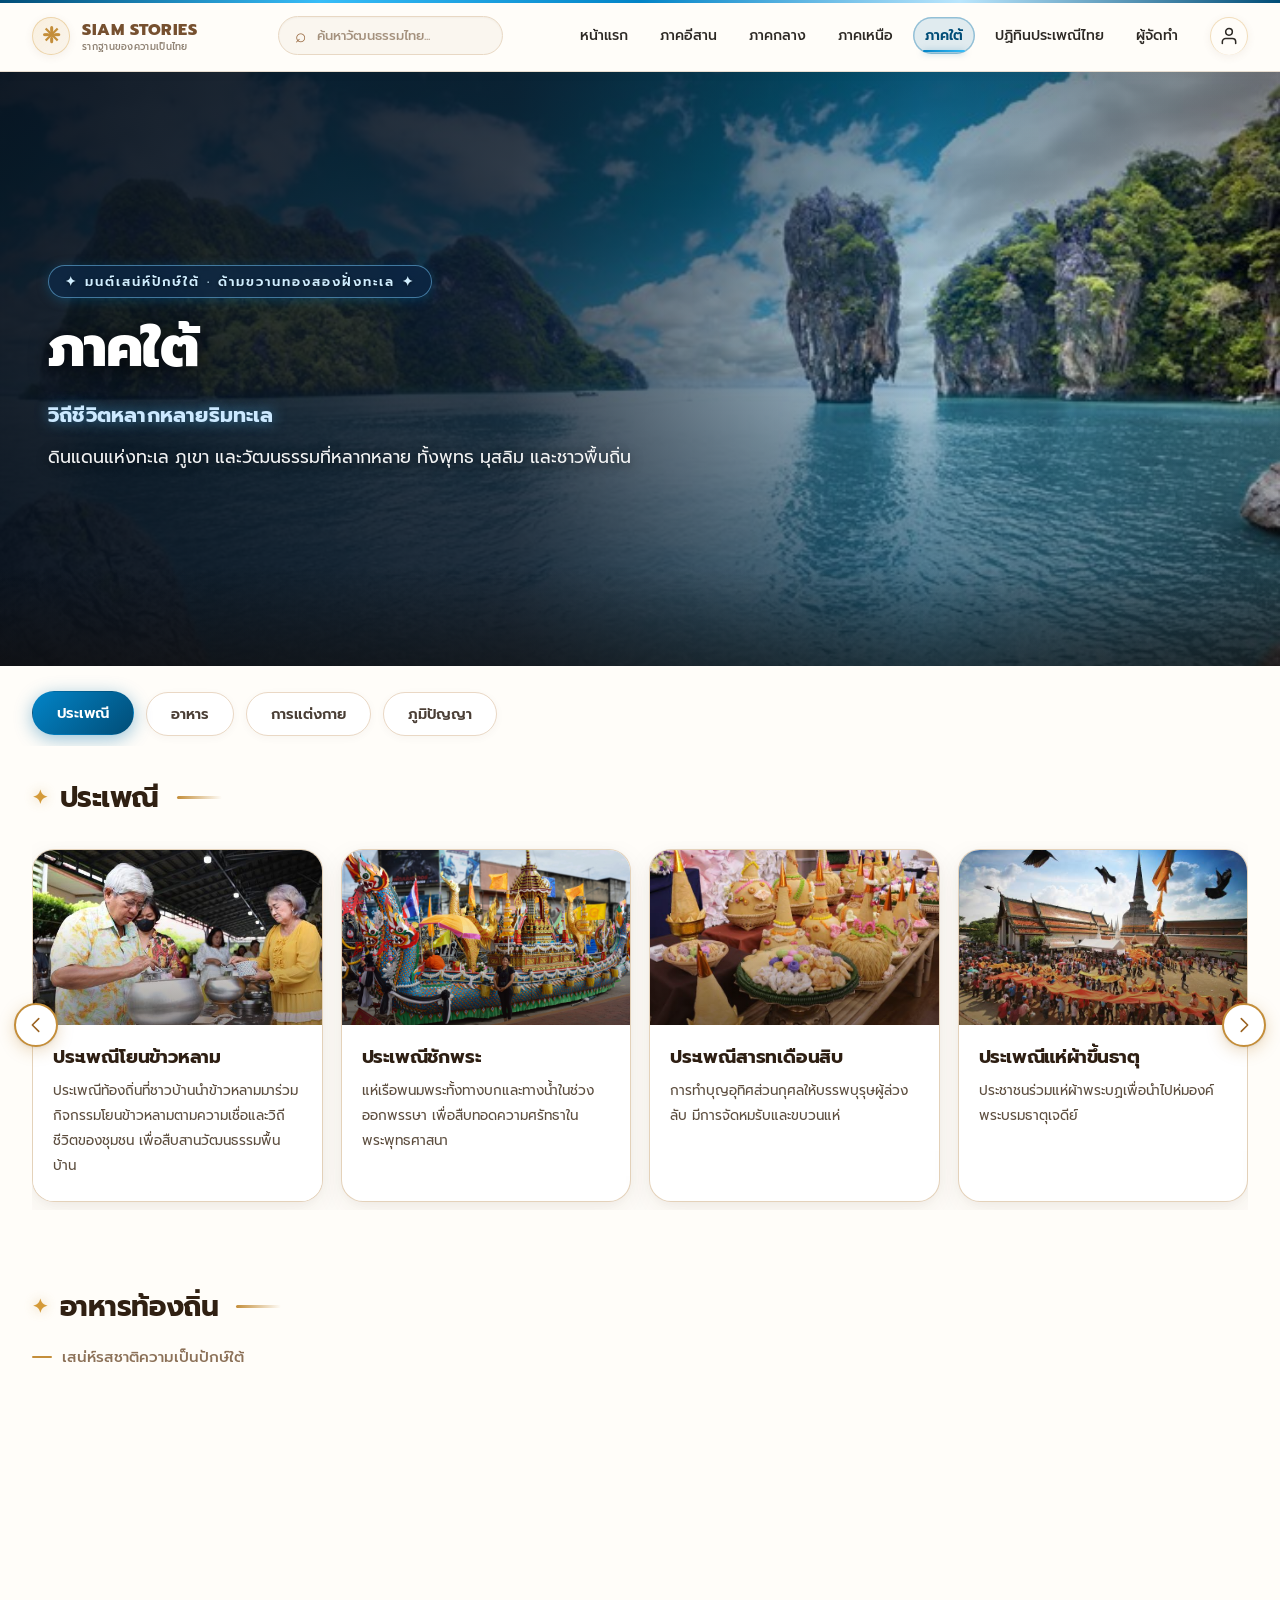
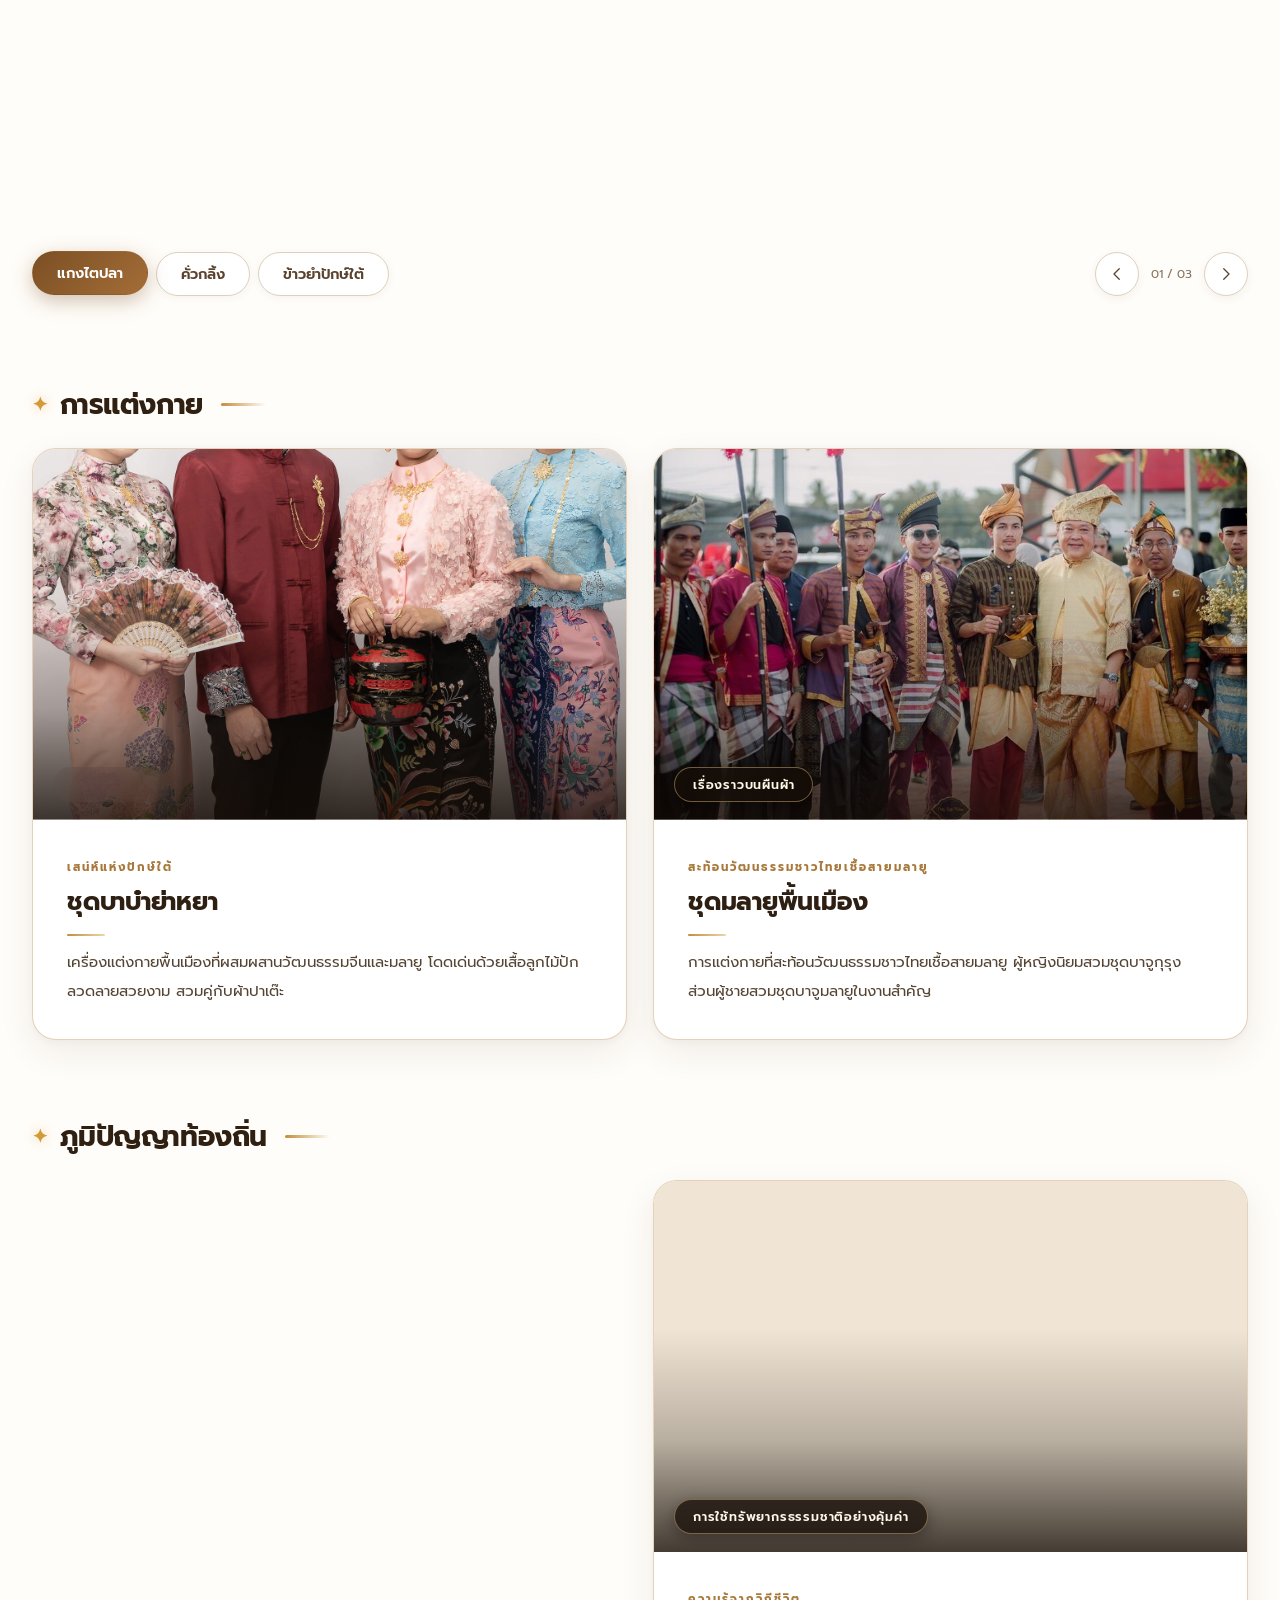
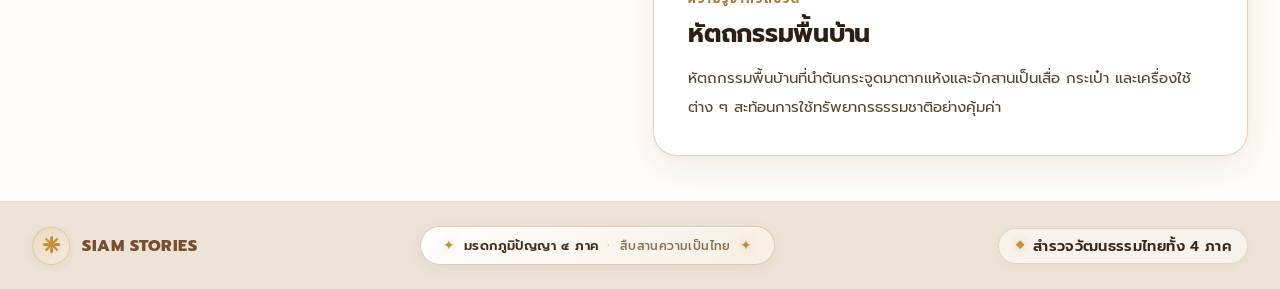
<file: south.html>
<!DOCTYPE html>
<html lang="th">
<head>
    <meta charset="utf-8">
    <meta name="viewport" content="width=device-width, initial-scale=1.0">
    <title>รากฐานของความเป็นไทย | ภาคใต้</title>

    <!-- Google Fonts -->
    <link rel="preconnect" href="https://fonts.googleapis.com">
    <link rel="preconnect" href="https://fonts.gstatic.com" crossorigin>
    <link href="https://fonts.googleapis.com/css2?family=Kanit:ital,wght@0,300;0,400;0,500;0,600;0,700;1,400&family=Noto+Sans+Thai:wght@300;400;500;600;700&family=Prompt:ital,wght@0,300;0,400;0,500;0,600;0,700;0,800;1,400&display=swap" rel="stylesheet">

    <link rel="stylesheet" href="css/south.css">
    <link rel="stylesheet" href="css/style.css">
    <link rel="stylesheet" href="css/search.css">
    <link rel="stylesheet" href="css/user_session.css?v=2">
</head>
<body class="page-south">
    <main class="site">
        <!-- Navigation -->
        <nav class="nav">
            <a class="brand" href="index.html">
                <span class="brand-mark">❈</span>
                <span>
                    SIAM STORIES
                    <small>รากฐานของความเป็นไทย</small>
                </span>
            </a>
            <!-- ช่องค้นหาทั่วเว็บไซต์ -->
            <div class="site-search" id="siteSearch">
                <div class="search-box">
                    <span class="search-symbol" aria-hidden="true">⌕</span>
                    <input type="search" id="siteSearchInput"
                           placeholder="ค้นหาวัฒนธรรมไทย..."
                           aria-label="ค้นหาข้อมูลทั้งเว็บไซต์"
                           aria-controls="searchResults"
                           aria-expanded="false" autocomplete="off">
                </div>
                <div class="search-results" id="searchResults"
                     role="region" aria-label="ผลการค้นหา"></div>
            </div>
            <!-- Hamburger Button for Mobile -->
            <button type="button" class="nav-toggle" id="navToggle" aria-label="เปิดเมนูนำทาง" aria-expanded="false" aria-controls="mainMenu">
                <span class="hamburger-line"></span>
                <span class="hamburger-line"></span>
                <span class="hamburger-line"></span>
            </button>
            <div class="menu" id="mainMenu">
                <a href="index.html">หน้าแรก</a>
                <a href="isan.html">ภาคอีสาน</a>
                <a href="central.html">ภาคกลาง</a>
                <a href="east.html">ภาคเหนือ</a>
                <a href="south.html" class="active" aria-current="page">ภาคใต้</a>
                <a href="calendar.html">ปฏิทินประเพณีไทย</a>
                <a href="team.html">ผู้จัดทำ</a>
                <div class="nav-auth-wrapper">
                    <a href="admin/login.php" class="user-circle-btn" aria-label="บัญชีผู้ใช้งาน">
                        <svg class="user-icon-svg" viewBox="0 0 24 24" width="20" height="20" fill="none" stroke="currentColor" stroke-width="1.85" stroke-linecap="round" stroke-linejoin="round">
                            <path d="M20 21v-2a4 4 0 0 0-4-4H8a4 4 0 0 0-4 4v2"></path>
                            <circle cx="12" cy="7" r="4"></circle>
                        </svg>
                        <span class="user-red-tooltip">บัญชีผู้ใช้งาน</span>
                    </a>
                </div>
            </div>
        </nav>
        <!-- Hero -->
        <section class="hero south">
            <div class="hero-content">
                <span class="hero-eyebrow">✦ มนต์เสน่ห์ปักษ์ใต้ · ด้ามขวานทองสองฝั่งทะเล ✦</span>
                <h1>ภาคใต้</h1>
                <p>
                    <strong>วิถีชีวิตหลากหลายริมทะเล</strong>
                    <br>
                      ดินแดนแห่งทะเล ภูเขา และวัฒนธรรมที่หลากหลาย
ทั้งพุทธ มุสลิม และชาวพื้นถิ่น
                </p>
            </div>
        </section>
        <!-- หมวดหมู่ -->
        <div class="tabs">
            <a class="tab active" href="#tradition">ประเพณี</a>
            <a class="tab" href="#food">อาหาร</a>
            <a class="tab" href="#dress">การแต่งกาย</a>
            <a class="tab" href="#wisdom">ภูมิปัญญา</a>
        </div>
        <!-- ประเพณี -->
        <section class="content" id="tradition">
            <div class="section-title">
                <h2>ประเพณี</h2>
            </div>
            <div class="content-slider"
                 data-content-slider
                 role="region"
                 aria-label="สไลด์ประเพณี">
                <button class="slider-arrow slider-prev"
                        type="button"
                        aria-label="ประเพณีก่อนหน้า"
                        aria-controls="tradition-track">
                    <svg viewBox="0 0 24 24" fill="none" aria-hidden="true">
                        <path d="M15 5l-7 7 7 7"
                              stroke="currentColor"
                              stroke-width="1.7"
                              stroke-linecap="round"
                              stroke-linejoin="round"></path>
                    </svg>
                </button>
                <div class="slider-window">
                    <div class="cards slider-track"
                         id="tradition-track"
                         data-slider-ready="true">
                        <article class="card">
                            <div class="card-img"
                                 style="background-image: url('Img/south-img/ประเพณีโยนข้าวหลาม.jpg');">
                            </div>
                            <div class="card-body">
                                <h3>ประเพณีโยนข้าวหลาม</h3>
                                <p>
                                    ประเพณีท้องถิ่นที่ชาวบ้านนำข้าวหลามมาร่วมกิจกรรมโยนข้าวหลามตามความเชื่อและวิถีชีวิตของชุมชน เพื่อสืบสานวัฒนธรรมพื้นบ้าน
                                </p>
                            </div>
                        </article>
                        <article class="card">
                            <div class="card-img"
                                 style="background-image: url('Img/south-img/ประเพณีชักพระ.jpg');">
                            </div>
                            <div class="card-body">
                                <h3>ประเพณีชักพระ</h3>
                                <p>
                                    แห่เรือพนมพระทั้งทางบกและทางน้ำในช่วงออกพรรษา เพื่อสืบทอดความศรัทธาในพระพุทธศาสนา
                                </p>
                            </div>
                        </article>
                        <article class="card">
                            <div class="card-img"
                                 style="background-image: url('Img/south-img/ประเพณีสารทเดือนสิบ.jpg');">
                            </div>
                            <div class="card-body">
                                <h3>ประเพณีสารทเดือนสิบ</h3>
                                <p>
                                    การทำบุญอุทิศส่วนกุศลให้บรรพบุรุษผู้ล่วงลับ มีการจัดหมรับและขบวนแห่
                            </div>
                        </article>
                         <article class="card">
                            <div class="card-img"
                                 style="background-image: url('Img/south-img/ประเพณีแห่ผ้าขึ้นธาตุ.jpg');">
                            </div>
                            <div class="card-body">
                                <h3>ประเพณีแห่ผ้าขึ้นธาตุ</h3>
                                <p>
                                    ประชาชนร่วมแห่ผ้าพระบฏเพื่อนำไปห่มองค์พระบรมธาตุเจดีย์
                                </p>
                            </div>
                        </article>
                         <article class="card">
                            <div class="card-img"
                                 style="background-image: url('Img/south-img/ประเพณีถือศีลกินผัก.jpg');">
                            </div>
                            <div class="card-body">
                                <h3>ประเพณีถือศีลกินผัก</h3>
                                <p>
                                    เทศกาลของชาวไทยเชื้อสายจีนที่เน้นการถือศีล งดเนื้อสัตว์ และประกอบพิธีกรรมตามความเชื่อ
                                </p>
                            </div>
                        </article>
                        <article class="card">
                            <div class="card-img"
                                 style="background-image: url('Img/south-img/ประเพณีลอยเรือชาวเล.jpg');">
                            </div>
                            <div class="card-body">
                                <h3>ประเพณีลอยเรือชาวเล</h3>
                                <p>
                                    ชาวอูรักลาโว้ยร่วมกันลอยเรือจำลอง เพื่อสะเดาะเคราะห์และขอความเป็นสิริมงคล
                                </p>
                            </div>
                        </article>
                        <article class="card">
                            <div class="card-img"
                                 style="background-image: url('Img/south-img/ประเพณีลากพระ.jpg');">
                            </div>
                            <div class="card-body">
                                <h3>ประเพณีลากพระ</h3>
                                <p>
                                    ชาวบ้านร่วมกันลากเรือพระไปตามเส้นทางเพื่อให้ประชาชนได้สักการะในเทศกาลออกพรรษา
                                </p>
                            </div>
                        </article>
                        <article class="card">
                            <div class="card-img"
                                 style="background-image: url('Img/south-img/ประเพณีแห่นก.jpg');">
                            </div>
                            <div class="card-body">
                                <h3>ประเพณีแห่นก</h3>
                                <p>
                                    ประเพณีพื้นบ้านของชาวไทยเชื้อสายมลายู มีการประดิษฐ์นกขนาดใหญ่และจัดขบวนแห่
                                </p>
                            </div>
                        </article>
                        <article class="card">
                            <div class="card-img"
                                 style="background-image: url('Img/south-img/ประเพณีชิงเปรต.jpg');">
                            </div>
                            <div class="card-body">
                                <h3>ประเพณีชิงเปรต</h3>
                                <p>
                                    การนำอาหารและขนมไปตั้งบนร้านเปรตเพื่ออุทิศส่วนกุศล ก่อนร่วมกันชิงอาหารตามความเชื่อท้องถิ่น
                                </p>
                            </div>
                        </article>
                    </div>
                </div>
                <button class="slider-arrow slider-next"
                        type="button"
                        aria-label="ประเพณีถัดไป"
                        aria-controls="tradition-track">
                    <svg viewBox="0 0 24 24" fill="none" aria-hidden="true">
                        <path d="M9 5l7 7-7 7"
                              stroke="currentColor"
                              stroke-width="1.7"
                              stroke-linecap="round"
                              stroke-linejoin="round"></path>
                    </svg>
                </button>
            </div>
        </section>
        <!-- อาหาร -->
        <section class="content" id="food">
            <div class="section-title">
                <h2>อาหารท้องถิ่น</h2>
            </div>
            <p class="food-intro">
                เสน่ห์รสชาติความเป็นปักษ์ใต้ 
            </p>
            <div class="food-showcase"
                 role="region"
                 aria-roledescription="carousel"
                 aria-label="อาหารขึ้นชื่อภาคอีสาน">
                <div class="food-stage">
                    <div class="food-deck" id="food-deck">
                        <article class="food-slide"
                                 id="food-slide-0"
                                 role="group"
                                 aria-roledescription="slide"
                                 aria-label="1 จาก 3: แกงไตปลา">
                            <figure class="food-photo">
                                <img
                                    src="Img/south-img/แกงไตปลา.jpg"
                                    alt=" แกงไตปลา"
                                    decoding="async">
                                <figcaption>south SIGNATURE · 01</figcaption>
                            </figure>
                            <div class="food-copy">
                                <span class="food-eyebrow">
                                    รสชาติความเป็นปักษ์ใต้ / 01
                                </span>
                                <h3> แกงไตปลา</h3>
                                <p>
                                    แกงพื้นเมืองภาคใต้ที่ใช้ไตปลาหมักเป็นส่วนประกอบสำคัญ มีรสเผ็ดจัดและเค็มเข้มข้น นิยมกินกับข้าวสวยและผักสด
                                </p>
                                <div class="food-tags">
                                    <span>ไตปลาหมัก</span>
                                    <span>มีรสเผ็ดจัด</span>
                                    <span>เข้มข้น</span>
                                </div>
                            </div>
                        </article>
                        <article class="food-slide"
                                 id="food-slide-1"
                                 role="group"
                                 aria-roledescription="slide"
                                 aria-label="2 จาก 3: คั่วกลิ้ง"
                                 hidden inert>
                            <figure class="food-photo">
                                <img
                                    src="Img/south-img/คั่วกลิ้ง.jpg"
                                    alt="คั่วกลิ้ง"
                                    decoding="async">
                                <figcaption>south SIGNATURE · 02</figcaption>
                            </figure>
                            <div class="food-copy">
                                <span class="food-eyebrow">
                                    รสชาติความเป็นปักษ์ใต้  / 02
                                </span>
                                <h3>คั่วกลิ้ง</h3>
                                <p>
                                    อาหารประเภทผัดแห้งที่ใช้เนื้อหมูหรือเนื้อวัวคลุกเคล้ากับเครื่องแกงใต้ มีรสเผ็ดจัดและกลิ่นหอมสมุนไพร
                                </p>
                                <div class="food-tags">
                                    <span>ผัดแห้ง</span>
                                    <span>เครื่องแกงใต้</span>
                                    <span> มีรสเผ็ดจัดและกลิ่นหอมสมุนไพร</span>
                                </div>
                            </div>
                        </article>
                        <article class="food-slide"
                                 id="food-slide-2"
                                 role="group"
                                 aria-roledescription="slide"
                                 aria-label="3 จาก 3: ข้าวยำปักษ์ใต้"
                                 hidden inert>
                            <figure class="food-photo">
                                <img
                                    src="Img/south-img/ข้าวยำปักษ์ใต้.jpg"
                                    alt="ข้าวยำปักษ์ใต้"
                                    decoding="async">
                                <figcaption>south SIGNATURE · 03</figcaption>
                            </figure>
                            <div class="food-copy">
                                <span class="food-eyebrow">
                                    รสชาติความเป็นปักษ์ใต้  / 03
                                </span>
                                <h3>ข้าวยำปักษ์ใต้</h3>
                                <p>
                                    อาหารพื้นเมืองที่นำข้าวมาคลุกกับผักและสมุนไพรหลากหลายชนิด ราดด้วยน้ำบูดู มีรสชาติกลมกล่อมและกลิ่นหอมเฉพาะตัว
                                </p>
                                <div class="food-tags">
                                    <span>อาหารพื้นเมือง</span>
                                    <span>รสชาติกลมกล่อม</span>
                                    <span>ราดด้วยน้ำบูดู</span>
                                </div>
                            </div>
                        </article>
                    </div>
                </div>
                <div class="food-controls">
                    <div class="food-menu"
                         role="group"
                         aria-label="เลือกเมนูอาหาร">
                        <button class="food-choice" type="button"
                                data-food-index="0"
                                aria-controls="food-slide-0"
                                aria-pressed="true">แกงไตปลา</button>
                        <button class="food-choice" type="button"
                                data-food-index="1"
                                aria-controls="food-slide-1"
                                aria-pressed="false">คั่วกลิ้ง</button>
                        <button class="food-choice" type="button"
                                data-food-index="2"
                                aria-controls="food-slide-2"
                                aria-pressed="false">ข้าวยำปักษ์ใต้</button>
                    </div>
                    <div class="food-arrows">
                        <button class="food-arrow" type="button"
                                data-food-prev
                                aria-label="อาหารก่อนหน้า"
                                aria-controls="food-deck">
                            <svg viewBox="0 0 24 24" fill="none"
                                 aria-hidden="true">
                                <path d="M15 5l-7 7 7 7"
                                      stroke="currentColor"
                                      stroke-width="1.7"
                                      stroke-linecap="round"
                                      stroke-linejoin="round"></path>
                            </svg>
                        </button>
                        <span class="food-counter" aria-hidden="true">
                            01 / 03
                        </span>
                        <button class="food-arrow" type="button"
                                data-food-next
                                aria-label="อาหารถัดไป"
                                aria-controls="food-deck">
                            <svg viewBox="0 0 24 24" fill="none"
                                 aria-hidden="true">
                                <path d="M9 5l7 7-7 7"
                                      stroke="currentColor"
                                      stroke-width="1.7"
                                      stroke-linecap="round"
                                      stroke-linejoin="round"></path>
                            </svg>
                        </button>
                    </div>
                </div>
                <p class="food-sr-only"
                   aria-live="polite"
                   aria-atomic="true"
                   data-food-status></p>
            </div>
          
            </div>
        </section>
        <!-- การแต่งกาย -->
        <section class="content" id="dress">
            <div class="section-title">
                <h2>การแต่งกาย</h2>
            </div>
            <div class="detail-grid culture-grid">
                <article class="panel dress-card" data-culture-reveal>
                    <figure class="culture-photo">
                        <img src="Img/south-img/ชุดบาบ๋าย่าหยา.jpg"
                             alt="การแต่งกายด้วยชุดบาบ๋าย่าหยา
                             loading="lazy"
                             decoding="async">
                        <span class="culture-label">ผ้าและวิถีชีวิต</span>
                    </figure>
                    <div class="culture-copy">
                        <span class="culture-kicker">เสน่ห์แห่งปักษ์ใต้</span>
                        <h3>ชุดบาบ๋าย่าหยา</h3>
                        <p>
                            เครื่องแต่งกายพื้นเมืองที่ผสมผสานวัฒนธรรมจีนและมลายู โดดเด่นด้วยเสื้อลูกไม้ปักลวดลายสวยงาม สวมคู่กับผ้าปาเต๊ะ
                        </p>
                    </div>
                </article>
                <article class="panel dress-card" data-culture-reveal>
                    <figure class="culture-photo">
                        <img src="Img/south-img/ชุดมลายูพื้นเมือง.jpg"
                             alt="รายละเอียดชุดมลายูพื้นเมือง"
                             loading="lazy"
                             decoding="async">
                        <span class="culture-label">เรื่องราวบนผืนผ้า</span>
                    </figure>
                    <div class="culture-copy">
                        <span class="culture-kicker">สะท้อนวัฒนธรรมชาวไทยเชื้อสายมลายู</span>
                        <h3>ชุดมลายูพื้นเมือง</h3>
                        <p>
                            การแต่งกายที่สะท้อนวัฒนธรรมชาวไทยเชื้อสายมลายู ผู้หญิงนิยมสวมชุดบาจูกุรุง ส่วนผู้ชายสวมชุดบาจูมลายูในงานสำคัญ
                        </p>
                    </div>
                </article>
            </div>
        </section>
        <!-- ภูมิปัญญา -->
        <section class="content" id="wisdom">
            <div class="section-title">
                <h2>ภูมิปัญญาท้องถิ่น</h2>
            </div>
            <div class="detail-grid culture-grid">
                <article class="panel wisdom-card" data-culture-reveal>
                    <figure class="culture-photo">
                        <img src="Img/south-img/การทำผ้าบาติก.jpg"
                             alt="งานหัตถกรรมและการทอผ้าการทำผ้าบาติก"
                             loading="lazy"
                             decoding="async">
                        <span class="culture-label">งานฝีมือจากชุมชน</span>
                    </figure>
                    <div class="culture-copy">
                        <span class="culture-kicker">จากมือสู่มรดก</span>
                        <h3>หัตถกรรมและการทอผ้า</h3>
                        <p>
                           ภูมิปัญญาการสร้างลวดลายบนผืนผ้าด้วยเทคนิคเขียนเทียนและย้อมสี มีลวดลายที่ได้รับแรงบันดาลใจจากธรรมชาติและทะเล
                        </p>
                    </div>
                </article>
                <article class="panel wisdom-card" data-culture-reveal>
                    <figure class="culture-photo">
                        <img src="Img/south-img/การจักสานกระจูด.jpg"
                             alt="ภูมิปัญญาการจักสานกระจูด"
                             loading="lazy"
                             decoding="async">
                        <span class="culture-label">การใช้ทรัพยากรธรรมชาติอย่างคุ้มค่า</span>
                    </figure>
                    <div class="culture-copy">
                        <span class="culture-kicker">ความรู้จากวิถีชีวิต</span>
                        <h3> หัตถกรรมพื้นบ้าน</h3>
                        <p>
                            หัตถกรรมพื้นบ้านที่นำต้นกระจูดมาตากแห้งและจักสานเป็นเสื่อ กระเป๋า และเครื่องใช้ต่าง ๆ สะท้อนการใช้ทรัพยากรธรรมชาติอย่างคุ้มค่า
                        </p>
                    </div>
                </article>
            </div>
        </section>
        <!-- Footer -->
        <footer class="footer">
            <div class="brand">
                <span class="brand-mark">❈</span>
                SIAM STORIES
            </div>
            <div class="footer-emblem" aria-label="มรดกภูมิปัญญาไทย 4 ภาค">
                <span class="emblem-sparkle">✦</span>
                <span class="emblem-title">มรดกภูมิปัญญา ๔ ภาค</span>
                <span class="emblem-dot">·</span>
                <span class="emblem-subtitle">สืบสานความเป็นไทย</span>
                <span class="emblem-sparkle">✦</span>
            </div>
            <span class="footer-motto">สำรวจวัฒนธรรมไทยทั้ง 4 ภาค</span>
        </footer>
    </main>
   
    <!-- Back to Top Button -->
    <button type="button" id="backToTop" class="back-to-top" aria-label="กลับสู่ด้านบน" title="กลับสู่ด้านบน">
        <svg viewBox="0 0 24 24" fill="none" stroke="currentColor" stroke-width="2.6" stroke-linecap="round" stroke-linejoin="round" class="back-to-top-icon">
            <path d="M6 15l6-6 6 6"/>
        </svg>
    </button>

    <!-- JavaScript -->
    <script src="js/user_session.js?v=2"></script>
    <script src="js/page_transition.js"></script>
    <script src="js/jsvaindex.js"></script>
    <script src="js/styleIsan.js?v=2"></script>
    <script src="js/db_region.js?v=2"></script>
</body>
</html>
</file>
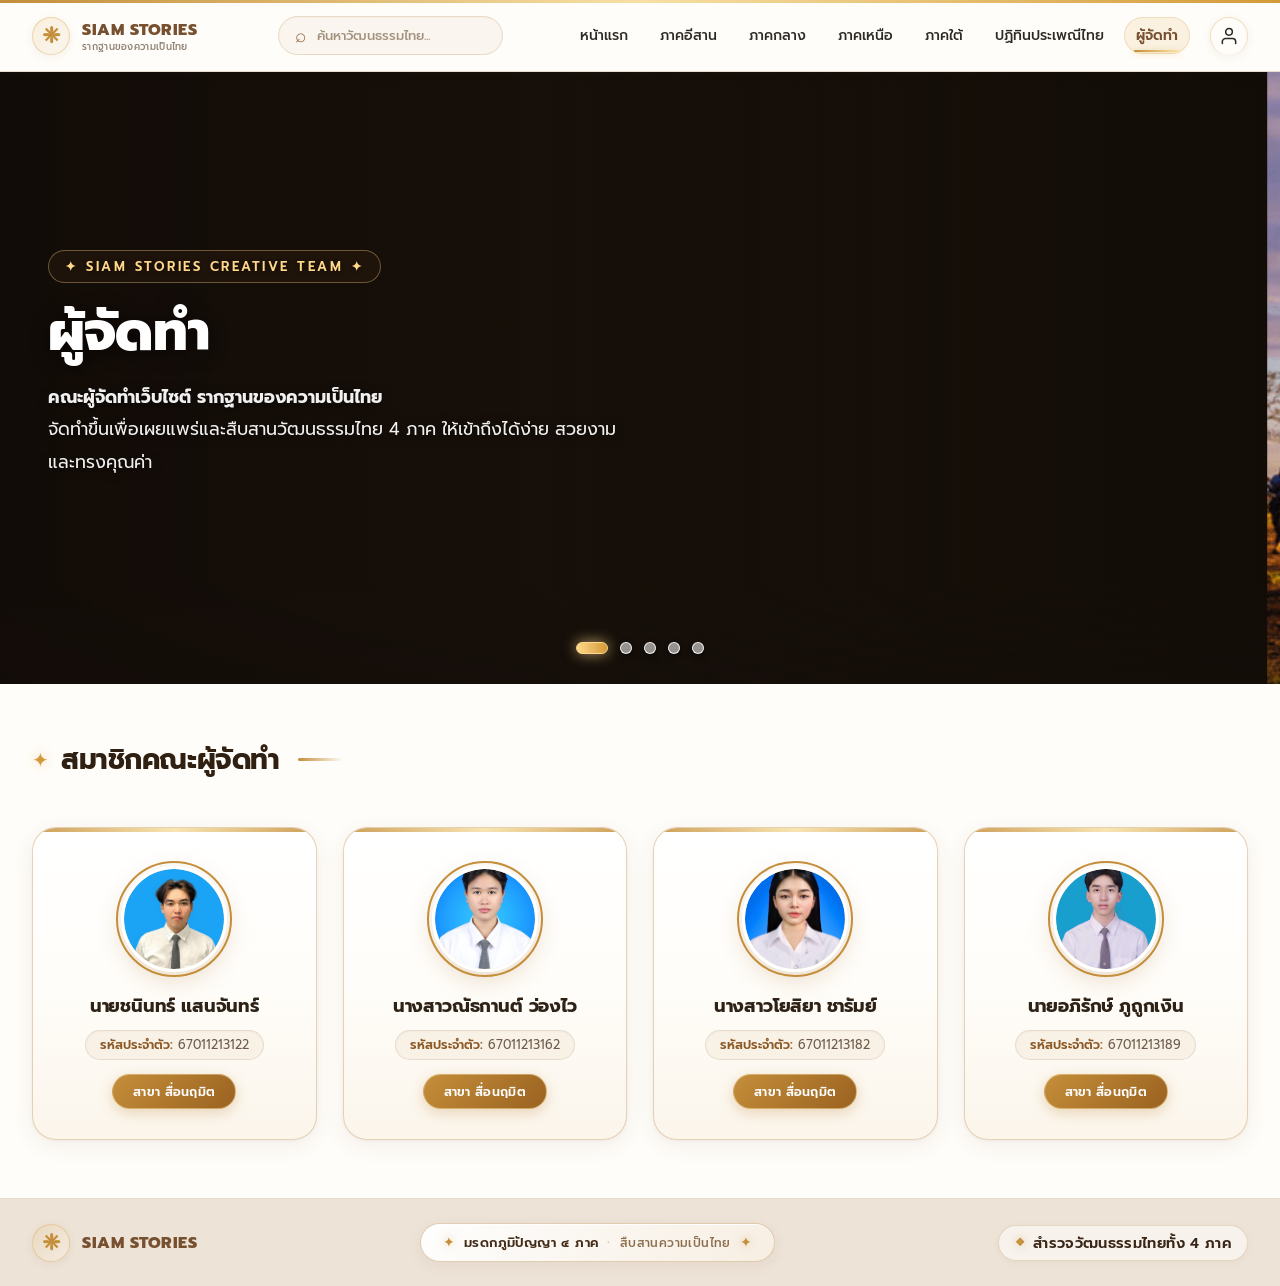
<file: team.html>
<!DOCTYPE html>
<html lang="th">

<head>
    <meta charset="utf-8">
    <meta name="viewport" content="width=device-width, initial-scale=1.0">

    <title>ผู้จัดทำ - SIAM STORIES รากฐานของความเป็นไทย</title>

    <!-- Google Fonts -->
    <link rel="preconnect" href="https://fonts.googleapis.com">
    <link rel="preconnect" href="https://fonts.gstatic.com" crossorigin>
    <link href="https://fonts.googleapis.com/css2?family=Kanit:ital,wght@0,300;0,400;0,500;0,600;0,700;1,400&family=Noto+Sans+Thai:wght@300;400;500;600;700&family=Prompt:ital,wght@0,300;0,400;0,500;0,600;0,700;0,800;1,400&display=swap" rel="stylesheet">

    <!-- CSS -->
    <link rel="stylesheet" href="css/style.css">
    <link rel="stylesheet" href="css/index.css">
    <link rel="stylesheet" href="css/search.css">
    <link rel="stylesheet" href="css/user_session.css?v=2">
</head>

<body>

    <main class="site">

        <!-- Navigation -->
        <nav class="nav">

            <a class="brand" href="index.html">
                <span class="brand-mark">❈</span>

                <span>
                    SIAM STORIES
                    <small>รากฐานของความเป็นไทย</small>
                </span>
            </a>

            <!-- SEARCH BAR -->
            <div class="site-search" id="siteSearch">

                <div class="search-box">

                    <span class="search-symbol">⌕</span>

                    <input
                        type="search"
                        id="siteSearchInput"
                        placeholder="ค้นหาวัฒนธรรมไทย..."
                        aria-label="ค้นหาข้อมูลทั้งเว็บไซต์"
                        aria-controls="searchResults"
                        aria-expanded="false"
                        autocomplete="off">

                </div>

                <div class="search-results"
                     id="searchResults"
                     role="region"
                     aria-label="ผลการค้นหา">
                </div>

            </div>

            <!-- Hamburger Button for Mobile -->
            <button type="button" class="nav-toggle" id="navToggle" aria-label="เปิดเมนูนำทาง" aria-expanded="false" aria-controls="mainMenu">
                <span class="hamburger-line"></span>
                <span class="hamburger-line"></span>
                <span class="hamburger-line"></span>
            </button>

            <div class="menu" id="mainMenu">
                <a href="index.html">หน้าแรก</a>
                <a href="isan.html">ภาคอีสาน</a>
                <a href="central.html">ภาคกลาง</a>
                <a href="east.html">ภาคเหนือ</a>
                <a href="south.html">ภาคใต้</a>
                <a href="calendar.html">ปฏิทินประเพณีไทย</a>
                <a href="team.html" class="active" aria-current="page">ผู้จัดทำ</a>
                <div class="nav-auth-wrapper">
                    <a href="admin/login.php" class="user-circle-btn" aria-label="บัญชีผู้ใช้งาน">
                        <svg class="user-icon-svg" viewBox="0 0 24 24" width="20" height="20" fill="none" stroke="currentColor" stroke-width="1.85" stroke-linecap="round" stroke-linejoin="round">
                            <path d="M20 21v-2a4 4 0 0 0-4-4H8a4 4 0 0 0-4 4v2"></path>
                            <circle cx="12" cy="7" r="4"></circle>
                        </svg>
                        <span class="user-red-tooltip">บัญชีผู้ใช้งาน</span>
                    </a>
                </div>
            </div>

        </nav>

        <section class="hero hero-slider-section" id="home-hero" aria-label="ผู้จัดทำ">

            <div class="banner-track" aria-hidden="true"></div>

            <div class="banner-shade" aria-hidden="true"></div>

            <div class="banner-content">

                <span class="hero-eyebrow">✦ SIAM STORIES CREATIVE TEAM ✦</span>

                <h1 class="hero-title">ผู้จัดทำ</h1>

                <p class="hero-desc">
                    <strong>คณะผู้จัดทำเว็บไซต์ รากฐานของความเป็นไทย</strong>
                    <br>
                    จัดทำขึ้นเพื่อเผยแพร่และสืบสานวัฒนธรรมไทย 4 ภาค
                    ให้เข้าถึงได้ง่าย สวยงาม และทรงคุณค่า
                </p>

            </div>

            <div class="banner-dots" role="tablist" aria-label="เลือกสไลด์ภาพ"></div>

        </section>


        <!-- Team Members Section -->
        <div class="content" id="teamSection" style="padding-top: 36px; padding-bottom: 0;">
            <div class="section-title">
                <span style="font-size: 20px; color: var(--gold);">✦</span>
                <h2>สมาชิกคณะผู้จัดทำ</h2>
            </div>
        </div>

        <section class="team-grid">

            <!-- Member 1 -->
            <article class="person">

                <div class="avatar" aria-label="ชนินทร์ แสนจันทร์">
                    <img src="Img/contact-img/ชนินทร์ แสนจันทร์.jpg" alt="นายชนินทร์ แสนจันทร์" loading="lazy">
                </div>

                <h3>นายชนินทร์ แสนจันทร์</h3>

                <p>
                    <strong>รหัสประจำตัว:</strong> 67011213122
                </p>

                <span class="role-badge">สาขา สื่อนฤมิต</span>

            </article>


            <!-- Member 2 -->
            <article class="person">

                <div class="avatar" aria-label="ณัธกานต์ ว่องไว">
                    <img src="Img/contact-img/ณัธกานต์ ว่องไว.jpg" alt="นางสาวณัธกานต์ ว่องไว" loading="lazy">
                </div>

                <h3>นางสาวณัธกานต์ ว่องไว</h3>

                <p>
                    <strong>รหัสประจำตัว:</strong> 67011213162
                </p>

                <span class="role-badge">สาขา สื่อนฤมิต</span>

            </article>


            <!-- Member 3 -->
            <article class="person">

                <div class="avatar" aria-label="โยสิยา ชารัมย์">
                    <img src="Img/contact-img/โยสิยา ชารัมย์.jpg" alt="นางสาวโยสิยา ชารัมย์" loading="lazy">
                </div>

                <h3>นางสาวโยสิยา ชารัมย์</h3>

                <p>
                    <strong>รหัสประจำตัว:</strong> 67011213182
                </p>

                <span class="role-badge">สาขา สื่อนฤมิต</span>

            </article>


            <!-- Member 4 -->
            <article class="person">

                <div class="avatar" aria-label="อภิรักษ์ ภูถูกเงิน">
                    <img src="Img/contact-img/อภิรักษ์ ภูถูกเงิน.jpg" alt="นายอภิรักษ์ ภูถูกเงิน" loading="lazy">
                </div>

                <h3>นายอภิรักษ์ ภูถูกเงิน</h3>

                <p>
                    <strong>รหัสประจำตัว:</strong> 67011213189
                </p>

                <span class="role-badge">สาขา สื่อนฤมิต</span>

            </article>

        </section>


        <!-- Footer -->
        <footer class="footer">

            <div class="brand">
                <span class="brand-mark">❈</span>
                SIAM STORIES
            </div>

            <div class="footer-emblem" aria-label="มรดกภูมิปัญญาไทย 4 ภาค">
                <span class="emblem-sparkle">✦</span>
                <span class="emblem-title">มรดกภูมิปัญญา ๔ ภาค</span>
                <span class="emblem-dot">·</span>
                <span class="emblem-subtitle">สืบสานความเป็นไทย</span>
                <span class="emblem-sparkle">✦</span>
            </div>

            <span class="footer-motto">สำรวจวัฒนธรรมไทยทั้ง 4 ภาค</span>

        </footer>

    </main>

    <!-- Back to Top Button -->
    <button type="button" id="backToTop" class="back-to-top" aria-label="กลับสู่ด้านบน" title="กลับสู่ด้านบน">
        <svg viewBox="0 0 24 24" fill="none" stroke="currentColor" stroke-width="3" stroke-linecap="round" stroke-linejoin="round" class="back-to-top-icon">
            <path d="M6 15l6-6 6 6"/>
        </svg>
    </button>

    <!-- JavaScript -->
    <script src="js/user_session.js?v=2"></script>
    <script src="js/page_transition.js"></script>
    <script src="js/js_index.js"></script>
    <script src="js/jsvaindex.js"></script>
    <script src="js/jsvaindex.js?v=3"></script>

</body>

</html>
</file>
<file: css/style.css>
@import url('https://fonts.googleapis.com/css2?family=Kanit:ital,wght@0,300;0,400;0,500;0,600;0,700;1,400&family=Noto+Sans+Thai:wght@300;400;500;600;700&family=Prompt:ital,wght@0,300;0,400;0,500;0,600;0,700;0,800;1,400&display=swap');

:root {
    --brown: #76502f;
    --brown2: #9b6a3d;
    --cream: #f7f0e6;
    --paper: #fffdf9;
    --ink: #2d2925;
    --muted: #756f68;
    --gold: #d49a38;
    --blue: #1769a8;
    --teal: #159b93;
    --green: #2c9b83;
    --line: #e3d8c9;
    --shadow: 0 10px 28px rgba(80, 55, 35, .12)
}

* {
    box-sizing: border-box
}

html {
    scroll-behavior: smooth;
}

/* Page Transitions */
@view-transition {
    navigation: auto;
}

@keyframes pageFadeIn {
    0% {
        opacity: 0;
    }
    100% {
        opacity: 1;
    }
}

body {
    margin: 0;
    background: var(--paper);
    color: var(--ink);
    font-family: 'Prompt', 'Noto Sans Thai', -apple-system, BlinkMacSystemFont, sans-serif;
    overflow-x: clip;
    -webkit-font-smoothing: antialiased;
    -moz-osx-font-smoothing: grayscale;
}

h1, h2, h3, h4, h5, h6 {
    font-family: 'Prompt', 'Kanit', sans-serif;
    font-weight: 600;
    letter-spacing: -0.01em;
}

a {
    text-decoration: none;
    color: inherit;
}

.site {
    width: 100%;
    max-width: 100%;
    margin: 0;
    background: var(--paper);
    min-height: 100vh;
    box-shadow: none;
    overflow-x: clip;
    animation: pageFadeIn 0.35s ease-out;
}

body.page-fading-out .site {
    opacity: 0;
    transform: translateY(-8px);
    transition: opacity 0.24s cubic-bezier(0.4, 0, 0.2, 1),
                transform 0.24s cubic-bezier(0.4, 0, 0.2, 1);
}

.nav {
    height: 72px;
    display: flex;
    align-items: center;
    justify-content: space-between;
    padding: 0 max(32px, calc((100% - 1380px) / 2));
    border-bottom: 1px solid rgba(227, 216, 201, 0.85);
    background: rgba(255, 253, 249, 0.98);
    backdrop-filter: blur(14px);
    -webkit-backdrop-filter: blur(14px);
    position: sticky !important;
    top: 0 !important;
    z-index: 1000 !important;
    box-shadow: 0 2px 10px rgba(80, 55, 35, 0.04);
    transition: background-color 0.3s cubic-bezier(0.25, 1, 0.5, 1),
                box-shadow 0.3s cubic-bezier(0.25, 1, 0.5, 1),
                border-color 0.3s cubic-bezier(0.25, 1, 0.5, 1);
}

.nav.is-scrolled {
    background: rgba(255, 253, 249, 0.94) !important;
    backdrop-filter: blur(18px) !important;
    -webkit-backdrop-filter: blur(18px) !important;
    border-bottom: 1px solid rgba(212, 154, 56, 0.35) !important;
    box-shadow: 0 8px 28px rgba(80, 55, 35, 0.12), 0 2px 6px rgba(0, 0, 0, 0.04) !important;
}

/* Golden Hairline Accent at Top of Nav */
.nav::before {
    content: '';
    position: absolute;
    top: 0;
    left: 0;
    right: 0;
    height: 2.5px;
    background: linear-gradient(90deg, #c48e3a 0%, #f7e0a4 25%, #d49a38 50%, #f7e0a4 75%, #c48e3a 100%);
    background-size: 200% 100%;
    animation: navGoldFlow 7s linear infinite;
    z-index: 10;
}

@keyframes navGoldFlow {
    0% { background-position: 100% 0; }
    100% { background-position: -100% 0; }
}

/* Brand Logo */
.brand {
    display: inline-flex;
    align-items: center;
    gap: 12px;
    font-weight: 800;
    letter-spacing: .5px;
    color: var(--brown);
    text-decoration: none;
    cursor: pointer;
    transition: color 0.35s cubic-bezier(0.25, 1, 0.5, 1),
                transform 0.35s cubic-bezier(0.25, 1, 0.5, 1);
}

.brand-mark {
    display: inline-flex;
    align-items: center;
    justify-content: center;
    width: 38px;
    height: 38px;
    border-radius: 50%;
    font-size: 22px;
    line-height: 1;
    color: #c48e3a;
    background: linear-gradient(135deg, rgba(212, 154, 56, 0.14), rgba(247, 240, 230, 0.65));
    border: 1.5px solid rgba(212, 154, 56, 0.35);
    box-shadow: 0 2px 8px rgba(118, 80, 47, 0.08);
    transform-origin: center;
    transition: transform 0.45s cubic-bezier(0.34, 1.56, 0.64, 1),
                color 0.35s cubic-bezier(0.25, 1, 0.5, 1),
                background 0.35s cubic-bezier(0.25, 1, 0.5, 1),
                border-color 0.35s cubic-bezier(0.25, 1, 0.5, 1),
                box-shadow 0.35s cubic-bezier(0.25, 1, 0.5, 1);
    flex-shrink: 0;
}

.brand small {
    display: block;
    font-size: 9.5px;
    font-weight: 500;
    color: #8e8172;
    margin-top: -2px;
    letter-spacing: 0.3px;
    transition: color 0.35s cubic-bezier(0.25, 1, 0.5, 1),
                letter-spacing 0.35s cubic-bezier(0.25, 1, 0.5, 1);
}

.brand:hover {
    color: var(--brown2);
    transform: translateY(-1px);
}

.brand:hover .brand-mark {
    transform: rotate(90deg) scale(1.1);
    color: #b87e2b;
    background: linear-gradient(135deg, rgba(212, 154, 56, 0.28), rgba(255, 255, 255, 0.9));
    border-color: rgba(212, 154, 56, 0.65);
    box-shadow: 0 4px 16px rgba(212, 154, 56, 0.35);
}

.brand:hover small {
    color: #a07442;
    letter-spacing: 0.6px;
}

/* Menu Links */
.menu {
    display: flex;
    align-items: center;
    gap: 8px;
    font-size: 14px;
    font-weight: 500;
}

.menu a {
    position: relative;
    display: inline-flex;
    align-items: center;
    justify-content: center;
    padding: 8px 12px;
    border-radius: 20px;
    color: var(--ink);
    text-decoration: none;
    border-bottom: none;
    white-space: nowrap;
    flex-shrink: 0;
    transition: color 0.35s cubic-bezier(0.25, 1, 0.5, 1),
                background-color 0.35s cubic-bezier(0.25, 1, 0.5, 1),
                transform 0.35s cubic-bezier(0.25, 1, 0.5, 1),
                box-shadow 0.35s cubic-bezier(0.25, 1, 0.5, 1);
}

/* Shimmering Gold Line Underneath */
.menu a::after {
    content: '';
    position: absolute;
    bottom: 2px;
    left: 10px;
    right: 10px;
    height: 2.5px;
    background: linear-gradient(90deg, #c48e3a 0%, #fde7a6 50%, #c48e3a 100%);
    background-size: 200% 100%;
    border-radius: 3px;
    transform: scaleX(0);
    transform-origin: center;
    opacity: 0;
    transition: transform 0.35s cubic-bezier(0.25, 1, 0.5, 1),
                opacity 0.35s ease;
}

/* Menu Hover Effect: Frosted Gold Aura Pill + Lift */
.menu a:hover {
    color: var(--brown2);
    background-color: rgba(212, 154, 56, 0.09);
    transform: translateY(-2px);
}

.menu a:hover::after {
    transform: scaleX(1);
    opacity: 1;
    animation: goldLineShimmer 2s ease infinite;
}

/* Active Menu: Thai Gold Glass Pill + Glowing Gold Line */
.menu a.active,
.menu a[aria-current="page"] {
    color: var(--brown);
    font-weight: 600;
    background-color: rgba(212, 154, 56, 0.12);
    box-shadow: inset 0 0 0 1px rgba(212, 154, 56, 0.25);
}

.menu a.active::after,
.menu a[aria-current="page"]::after {
    transform: scaleX(1);
    opacity: 1;
    box-shadow: 0 1px 6px rgba(212, 154, 56, 0.45);
}

.menu a.active:hover,
.menu a[aria-current="page"]:hover {
    color: #633f20;
    background-color: rgba(212, 154, 56, 0.18);
    transform: translateY(-2px);
}

@keyframes goldLineShimmer {
    0% { background-position: 100% 0; }
    100% { background-position: -100% 0; }
}

/* Keyboard Focus Accessibility */
.menu a:focus-visible,
.brand:focus-visible {
    outline: none;
    box-shadow: 0 0 0 2px #fffdf9, 0 0 0 4px var(--gold);
    border-radius: 20px;
}

.search {
    font-size: 20px;
    color: var(--brown);
    cursor: pointer;
    transition: color 0.35s ease, transform 0.35s ease;
}

.search:hover {
    color: var(--gold);
    transform: scale(1.1);
}

/* ==========================================================================
   LARGE CINEMATIC REGIONAL HERO BANNERS (MATCHING HOMEPAGE SCALE)
   ========================================================================== */

.hero {
    position: relative;
    min-height: 420px;
    padding: 72px max(48px, calc((100% - 1380px) / 2));
    display: flex;
    align-items: center;
    overflow: hidden;
    color: white;
    background: linear-gradient(90deg, rgba(31, 22, 15, .84), rgba(31, 22, 15, .2)), url('https://images.unsplash.com/photo-1528181304800-259b08848526?auto=format&fit=crop&w=1600&q=85') center/cover;
}

.hero.isan,
.hero.central,
.hero.east,
.hero.south {
    position: relative;
    min-height: 540px;
    height: clamp(520px, 66vh, 660px);
    padding: 0 max(48px, calc((100% - 1380px) / 2));
    display: flex;
    align-items: center;
    overflow: hidden;
    color: #ffffff;
    background-size: cover;
    background-position: center;
    background-repeat: no-repeat;
    isolation: isolate;
}

/* Atmospheric Bottom Fade into page content */
.hero.isan::after,
.hero.central::after,
.hero.east::after,
.hero.south::after {
    content: '';
    position: absolute;
    bottom: 0;
    left: 0;
    right: 0;
    height: 100px;
    background: linear-gradient(to top, rgba(20, 14, 10, 0.45) 0%, transparent 100%);
    pointer-events: none;
    z-index: 1;
}

/* 1. ภาคอีสาน: มนต์เสน่ห์แดนที่ราบสูง (โทนสีชมพู / แดงเบอร์รี่ / มาเจนต้า #8e1e55) */
.hero.isan {
    background-image:
        linear-gradient(
            90deg,
            rgba(26, 10, 20, 0.93) 0%,
            rgba(34, 14, 26, 0.78) 40%,
            rgba(142, 30, 85, 0.25) 72%,
            rgba(18, 8, 14, 0.08) 100%
        ),
        linear-gradient(
            180deg,
            rgba(20, 8, 16, 0.45) 0%,
            transparent 42%,
            rgba(20, 8, 16, 0.65) 100%
        ),
        url('../Img/isan-img/อีสานพื้นหลัง.png');
}

/* 2. ภาคกลาง: อู่ข้าวอู่น้ำ รากฐานแห่งอารยธรรม (โทนสีส้ม / ทองอำพัน #b86a14) */
.hero.central {
    background-image:
        linear-gradient(
            90deg,
            rgba(26, 16, 8, 0.93) 0%,
            rgba(36, 22, 12, 0.78) 40%,
            rgba(184, 106, 20, 0.25) 72%,
            rgba(18, 12, 6, 0.08) 100%
        ),
        linear-gradient(
            180deg,
            rgba(20, 12, 6, 0.45) 0%,
            transparent 42%,
            rgba(20, 12, 6, 0.65) 100%
        ),
        url('../Img/central-img/กลางพื้นหลัง.jpg');
}

/* 3. ภาคเหนือ: ล้านนาและขุนเขาเขียวขจี (โทนสีเขียว / มรกตไพร #037047) */
.hero.east {
    background-image:
        linear-gradient(
            90deg,
            rgba(10, 22, 16, 0.93) 0%,
            rgba(14, 30, 22, 0.78) 40%,
            rgba(3, 112, 71, 0.25) 72%,
            rgba(8, 16, 12, 0.08) 100%
        ),
        linear-gradient(
            180deg,
            rgba(8, 18, 12, 0.45) 0%,
            transparent 42%,
            rgba(8, 18, 12, 0.65) 100%
        ),
        url('../Img/east-img/เหนือพื้นหลัง.jpg');
}

/* 4. ภาคใต้: อันดามันและเกลียวคลื่นมุก (โทนสีน้ำเงินสมุทร #016fa9) */
.hero.south {
    background-image:
        linear-gradient(
            90deg,
            rgba(8, 18, 30, 0.93) 0%,
            rgba(12, 26, 42, 0.78) 40%,
            rgba(1, 111, 169, 0.25) 72%,
            rgba(6, 14, 24, 0.08) 100%
        ),
        linear-gradient(
            180deg,
            rgba(6, 14, 24, 0.45) 0%,
            transparent 42%,
            rgba(6, 14, 24, 0.65) 100%
        ),
        url('../Img/south-img/ใต้พื้นหลัง.jpg');
}

/* ผู้จัดทำ */
.hero.team {
    color: #ffffff;
    background-image:
        linear-gradient(
            90deg,
            rgba(65, 38, 18, 0.92) 0%,
            rgba(135, 82, 38, 0.72) 55%,
            rgba(32, 18, 10, 0.4) 100%
        ),
        url('https://images.unsplash.com/photo-1528181304800-259b08848526?auto=format&fit=crop&w=1600&q=85');
}

/* Regional Content Typography & Layout */
.hero.isan > div,
.hero.central > div,
.hero.east > div,
.hero.south > div,
.hero .hero-content {
    position: relative;
    z-index: 2;
    max-width: 680px;
    padding: 40px 0;
}

/* Eyebrow Badges */
.hero-eyebrow {
    display: inline-flex;
    align-items: center;
    gap: 6px;
    font-family: 'Prompt', 'Kanit', sans-serif;
    font-size: 13px;
    font-weight: 600;
    letter-spacing: 2px;
    padding: 6px 16px;
    border-radius: 999px;
    margin-bottom: 18px;
    backdrop-filter: blur(8px);
    -webkit-backdrop-filter: blur(8px);
    text-shadow: 0 1px 3px rgba(0, 0, 0, 0.5);
    animation: heroFadeInUp 0.6s cubic-bezier(0.16, 1, 0.3, 1) both;
}

.hero.isan .hero-eyebrow {
    background: rgba(84, 18, 52, 0.7);
    border: 1px solid rgba(240, 120, 180, 0.5);
    color: #ffd6eb;
    box-shadow: 0 2px 12px rgba(142, 30, 85, 0.35);
}

.hero.central .hero-eyebrow {
    background: rgba(80, 44, 14, 0.7);
    border: 1px solid rgba(255, 210, 130, 0.5);
    color: #ffe6ba;
    box-shadow: 0 2px 12px rgba(184, 106, 20, 0.35);
}

.hero.east .hero-eyebrow {
    background: rgba(14, 52, 32, 0.7);
    border: 1px solid rgba(110, 230, 170, 0.5);
    color: #cbfbe2;
    box-shadow: 0 2px 12px rgba(3, 112, 71, 0.35);
}

.hero.south .hero-eyebrow {
    background: rgba(12, 42, 74, 0.7);
    border: 1px solid rgba(120, 205, 255, 0.5);
    color: #d0eeff;
    box-shadow: 0 2px 12px rgba(1, 111, 169, 0.35);
}

.hero.isan h1,
.hero.central h1,
.hero.east h1,
.hero.south h1 {
    font-family: 'Prompt', 'Kanit', sans-serif;
    font-size: clamp(38px, 4.8vw, 56px);
    font-weight: 800;
    line-height: 1.16;
    color: #ffffff;
    margin: 0 0 16px;
    letter-spacing: -0.015em;
    text-shadow: 0 3px 20px rgba(0, 0, 0, 0.75);
    animation: heroFadeInUp 0.7s cubic-bezier(0.16, 1, 0.3, 1) 0.1s both;
}

.hero.isan p,
.hero.central p,
.hero.east p,
.hero.south p {
    max-width: 620px;
    font-size: clamp(15.5px, 1.4vw, 17.5px);
    line-height: 1.85;
    color: rgba(255, 255, 255, 0.95);
    margin: 0;
    text-shadow: 0 2px 12px rgba(0, 0, 0, 0.6);
    animation: heroFadeInUp 0.7s cubic-bezier(0.16, 1, 0.3, 1) 0.2s both;
}

.hero.isan p strong,
.hero.central p strong,
.hero.east p strong,
.hero.south p strong {
    display: inline-block;
    font-size: clamp(18px, 1.6vw, 21px);
    font-weight: 700;
    margin-bottom: 6px;
    letter-spacing: 0.2px;
}

.hero.isan p strong {
    color: #ffd1e6;
    text-shadow: 0 0 14px rgba(220, 100, 160, 0.65);
}

.hero.central p strong {
    color: #ffe6ba;
    text-shadow: 0 0 14px rgba(255, 200, 120, 0.65);
}

.hero.east p strong {
    color: #c8f5dc;
    text-shadow: 0 0 14px rgba(80, 210, 150, 0.65);
}

.hero.south p strong {
    color: #cce9ff;
    text-shadow: 0 0 14px rgba(96, 190, 245, 0.65);
}

/* Fallback for other heroes */
.hero h1 {
    font-size: 52px;
    line-height: 1.15;
    margin: 0 0 14px;
    font-weight: 800;
    text-shadow: 0 3px 18px rgba(0, 0, 0, 0.45);
}

.hero p {
    max-width: 640px;
    font-size: 17.5px;
    line-height: 1.85;
    margin: 0 0 24px;
    text-shadow: 0 2px 12px rgba(0, 0, 0, 0.35);
}

/* ==========================================================================
   REGIONAL NAVIGATION & BRAND THEMES
   ========================================================================== */

/* 1. ภาคอีสาน (ชมพู / มาเจนต้า) */
body.page-isan .nav::before,
body:has(.hero.isan) .nav::before {
    background: linear-gradient(90deg, #741444 0%, #d94b8f 25%, #a32868 50%, #f3a6cb 75%, #741444 100%);
}

body.page-isan .menu a.active,
body:has(.hero.isan) .menu a.active {
    color: #741444 !important;
    background-color: rgba(163, 40, 104, 0.12) !important;
    box-shadow: inset 0 0 0 1.5px rgba(163, 40, 104, 0.35) !important;
}

body.page-isan .menu a.active::after,
body:has(.hero.isan) .menu a.active::after {
    background: linear-gradient(90deg, #a32868, #d94b8f) !important;
    box-shadow: 0 1px 6px rgba(163, 40, 104, 0.5) !important;
}

/* 2. ภาคกลาง (ส้ม / ทองอำพัน) */
body.page-central .nav::before,
body:has(.hero.central) .nav::before {
    background: linear-gradient(90deg, #91500a 0%, #f5a623 25%, #c97418 50%, #fed780 75%, #91500a 100%);
}

body.page-central .menu a.active,
body:has(.hero.central) .menu a.active {
    color: #8c4e09 !important;
    background-color: rgba(184, 106, 20, 0.12) !important;
    box-shadow: inset 0 0 0 1.5px rgba(184, 106, 20, 0.35) !important;
}

body.page-central .menu a.active::after,
body:has(.hero.central) .menu a.active::after {
    background: linear-gradient(90deg, #c97418, #f5a623) !important;
    box-shadow: 0 1px 6px rgba(184, 106, 20, 0.5) !important;
}

/* 3. ภาคเหนือ (เขียวมรกตไพร) */
body.page-east .nav::before,
body:has(.hero.east) .nav::before {
    background: linear-gradient(90deg, #024d31 0%, #10b981 25%, #058757 50%, #a7f3d0 75%, #024d31 100%);
}

body.page-east .menu a.active,
body:has(.hero.east) .menu a.active {
    color: #025234 !important;
    background-color: rgba(3, 112, 71, 0.12) !important;
    box-shadow: inset 0 0 0 1.5px rgba(3, 112, 71, 0.35) !important;
}

body.page-east .menu a.active::after,
body:has(.hero.east) .menu a.active::after {
    background: linear-gradient(90deg, #058757, #10b981) !important;
    box-shadow: 0 1px 6px rgba(3, 112, 71, 0.5) !important;
}

/* 4. ภาคใต้ (น้ำเงินสมุทร) */
body.page-south .nav::before,
body:has(.hero.south) .nav::before {
    background: linear-gradient(90deg, #014d77 0%, #38bdf8 25%, #0284c7 50%, #bae6fd 75%, #014d77 100%);
}

body.page-south .menu a.active,
body:has(.hero.south) .menu a.active {
    color: #014d77 !important;
    background-color: rgba(1, 111, 169, 0.12) !important;
    box-shadow: inset 0 0 0 1.5px rgba(1, 111, 169, 0.35) !important;
}

body.page-south .menu a.active::after,
body:has(.hero.south) .menu a.active::after {
    background: linear-gradient(90deg, #0284c7, #38bdf8) !important;
    box-shadow: 0 1px 6px rgba(1, 111, 169, 0.5) !important;
}

.btn {
    display: inline-flex;
    align-items: center;
    gap: 8px;
    border: 0;
    border-radius: 999px;
    background: linear-gradient(135deg, var(--brown), var(--brown2));
    color: #fff;
    padding: 12px 26px;
    font-family: inherit;
    font-weight: 700;
    cursor: pointer;
    box-shadow: 0 4px 14px rgba(118, 80, 47, 0.25);
    transition: all 0.35s cubic-bezier(0.25, 1, 0.5, 1);
}

.btn:hover {
    transform: translateY(-2px);
    box-shadow: 0 8px 22px rgba(118, 80, 47, 0.35);
}

.hero .btn {
    background: #ffffff;
    color: var(--brown);
    box-shadow: 0 4px 16px rgba(0, 0, 0, 0.2);
}

.hero .btn:hover {
    background: #fffdf9;
    color: #925827;
    transform: translateY(-2px);
    box-shadow: 0 8px 24px rgba(0, 0, 0, 0.3);
}

/* ==========================================================================
   HOMEPAGE INTRO & REGION GRID
   ========================================================================== */

.home-intro {
    padding: 34px max(32px, calc((100% - 1380px) / 2)) 14px;
}

.home-intro h2 {
    font-size: 24px;
    color: var(--brown);
    display: flex;
    align-items: center;
    gap: 8px;
}

.region-grid {
    display: grid;
    grid-template-columns: repeat(4, 1fr);
    gap: 22px;
    padding: 0 max(32px, calc((100% - 1380px) / 2)) 40px;
}

.region-card {
    position: relative;
    border: 1.5px solid rgba(214, 186, 150, 0.65);
    border-radius: 22px;
    overflow: hidden;
    background: #ffffff;
    box-shadow: 0 10px 30px rgba(65, 40, 18, 0.07), 0 2px 8px rgba(65, 40, 18, 0.03);
    transition: transform 0.45s cubic-bezier(0.25, 1, 0.5, 1),
                box-shadow 0.45s cubic-bezier(0.25, 1, 0.5, 1),
                border-color 0.35s ease;
}

.region-card:hover {
    transform: translateY(-8px);
    box-shadow: 0 24px 55px rgba(75, 45, 20, 0.16), 0 4px 16px rgba(75, 45, 20, 0.05);
}

.region-img {
    height: 165px;
    background-size: cover;
    background-position: center;
    position: relative;
    overflow: hidden;
    transition: transform 0.8s cubic-bezier(0.2, 0.8, 0.2, 1), filter 0.8s ease;
}

.region-img::before {
    content: '';
    position: absolute;
    top: 0;
    left: -130%;
    width: 65%;
    height: 100%;
    background: linear-gradient(90deg, transparent, rgba(255, 255, 255, 0.45), transparent);
    transform: skewX(-25deg);
    z-index: 2;
    pointer-events: none;
    transition: none;
}

.region-card:hover .region-img::before {
    left: 210%;
    transition: left 0.9s cubic-bezier(0.25, 1, 0.5, 1);
}

.region-img::after {
    content: '';
    position: absolute;
    inset: 0;
    background: linear-gradient(180deg, transparent 35%, rgba(25, 16, 9, 0.4) 75%, rgba(25, 16, 9, 0.75) 100%);
    pointer-events: none;
}

.region-card:hover .region-img {
    transform: scale(1.08);
    filter: brightness(1.03) contrast(1.02);
}

.region-card h3 {
    margin: 18px 20px 6px;
    font-size: 21px;
    font-weight: 700;
    color: #2e1f13;
    font-family: 'Prompt', 'Kanit', sans-serif;
    letter-spacing: -0.01em;
    transition: color 0.3s ease;
}

.region-card p {
    margin: 0 20px 24px;
    color: #5c4d3e;
    font-family: 'Prompt', 'Noto Sans Thai', sans-serif;
    font-size: 13.5px;
    line-height: 1.85;
}

/* Regional Glow Accents */
.region-card.isan:hover {
    border-color: #d83a8b;
    box-shadow: 0 18px 40px rgba(216, 58, 139, 0.25);
}
.region-card.isan:hover h3 {
    color: #b52271;
}

.region-card.central:hover {
    border-color: #df8326;
    box-shadow: 0 18px 40px rgba(223, 131, 38, 0.25);
}
.region-card.central:hover h3 {
    color: #b85e12;
}

.region-card.east:hover {
    border-color: #1fa357;
    box-shadow: 0 18px 40px rgba(31, 163, 87, 0.25);
}
.region-card.east:hover h3 {
    color: #147a3e;
}

.region-card.south:hover {
    border-color: #0e86d4;
    box-shadow: 0 18px 40px rgba(14, 134, 212, 0.25);
}
.region-card.south:hover h3 {
    color: #0b68a5;
}

.region-card.isan .region-img {
    background-image: url('../Img/isan-img/อีสานพื้นหลัง.png');
}

.region-card.central .region-img {
    background-image: url('../Img/central-img/กลางพื้นหลัง.jpg');
}

.region-card.east .region-img {
    background-image: url('../Img/east-img/เหนือพื้นหลัง.jpg');
}

.region-card.south .region-img {
    background-image: url('../Img/south-img/ใต้พื้นหลัง.jpg');
}

/* ==========================================================================
   VIBRANT CATEGORY TABS
   ========================================================================== */

.tabs {
    display: flex;
    gap: 12px;
    padding: 26px max(32px, calc((100% - 1380px) / 2)) 10px;
    overflow-x: auto;
    overflow-y: hidden;
    -webkit-overflow-scrolling: touch;
    scrollbar-width: none;
}

.tabs::-webkit-scrollbar {
    display: none;
}

.tab {
    display: inline-flex;
    align-items: center;
    border: 1.5px solid #ead8c5;
    border-radius: 999px;
    padding: 10px 24px;
    background: #ffffff;
    color: #4a3e35;
    font-weight: 600;
    font-size: 14.5px;
    white-space: nowrap;
    cursor: pointer;
    box-shadow: 0 2px 8px rgba(80, 55, 35, 0.04);
    transition: all 0.35s cubic-bezier(0.25, 1, 0.5, 1);
}

.tab:hover {
    border-color: #c48e3a;
    background: #fffdf9;
    color: #8c5625;
    transform: translateY(-2px);
    box-shadow: 0 6px 18px rgba(187, 135, 80, 0.16);
}

.tab.active {
    background: linear-gradient(135deg, #c48e3a, #9d6824);
    color: #ffffff;
    border-color: transparent;
    box-shadow: 0 4px 18px rgba(187, 135, 80, 0.42);
    transform: translateY(-1px);
}

/* Regional dynamic tab colors */
body.page-central .tab.active,
.hero.central ~ .tabs .tab.active,
body:has(.hero.central) .tab.active {
    background: linear-gradient(135deg, #c97418, #91500a);
    box-shadow: 0 4px 18px rgba(184, 106, 20, 0.42);
}
body.page-central .tab:hover,
.hero.central ~ .tabs .tab:hover,
body:has(.hero.central) .tab:hover {
    border-color: #c97418;
    color: #91500a;
    box-shadow: 0 4px 14px rgba(184, 106, 20, 0.18);
}

body.page-isan .tab.active,
.hero.isan ~ .tabs .tab.active,
body:has(.hero.isan) .tab.active {
    background: linear-gradient(135deg, #a32868, #741444);
    box-shadow: 0 4px 18px rgba(163, 40, 104, 0.42);
}
body.page-isan .tab:hover,
.hero.isan ~ .tabs .tab:hover,
body:has(.hero.isan) .tab:hover {
    border-color: #a32868;
    color: #741444;
    box-shadow: 0 4px 14px rgba(163, 40, 104, 0.18);
}

body.page-east .tab.active,
.hero.east ~ .tabs .tab.active,
body:has(.hero.east) .tab.active {
    background: linear-gradient(135deg, #058757, #024d31);
    box-shadow: 0 4px 18px rgba(3, 112, 71, 0.42);
}
body.page-east .tab:hover,
.hero.east ~ .tabs .tab:hover,
body:has(.hero.east) .tab:hover {
    border-color: #058757;
    color: #024d31;
    box-shadow: 0 4px 14px rgba(3, 112, 71, 0.18);
}

body.page-south .tab.active,
.hero.south ~ .tabs .tab.active,
body:has(.hero.south) .tab.active {
    background: linear-gradient(135deg, #0284c7, #014d77);
    box-shadow: 0 4px 18px rgba(1, 111, 169, 0.42);
}
body.page-south .tab:hover,
.hero.south ~ .tabs .tab:hover,
body:has(.hero.south) .tab:hover {
    border-color: #0284c7;
    color: #014d77;
    box-shadow: 0 4px 14px rgba(1, 111, 169, 0.18);
}

/* ==========================================================================
   CONTENT & VIBRANT CARDS
   ========================================================================== */

.content {
    padding: 12px max(32px, calc((100% - 1380px) / 2)) 45px;
}

.section-title {
    display: flex;
    align-items: center;
    gap: 12px;
    margin: 18px 0 22px;
    color: var(--brown);
}

.section-title span {
    font-size: 20px;
    color: var(--gold, #c48e3a);
    text-shadow: 0 0 12px rgba(196, 142, 58, 0.45);
    display: inline-flex;
    align-items: center;
}

.section-title h2 {
    font-size: 28px;
    font-weight: 700;
    font-family: 'Prompt', 'Kanit', sans-serif;
    letter-spacing: -0.015em;
    color: #302012;
    margin: 0;
    display: inline-flex;
    align-items: center;
    gap: 12px;
}

.section-title:not(:has(span)) h2::before {
    content: "✦";
    font-size: 19px;
    color: var(--gold, #c48e3a);
    text-shadow: 0 0 12px rgba(196, 142, 58, 0.45);
}

.section-title h2::after {
    content: "";
    display: inline-block;
    width: 45px;
    height: 3px;
    background: linear-gradient(90deg, #c48e3a, transparent);
    border-radius: 999px;
    margin-left: 6px;
}

.cards {
    display: grid;
    grid-template-columns: repeat(4, 1fr);
    gap: 22px;
}

.card {
    position: relative;
    background: #ffffff;
    border: 1.5px solid rgba(214, 186, 150, 0.65);
    border-radius: 22px;
    overflow: hidden;
    box-shadow: 0 10px 30px rgba(65, 40, 18, 0.07), 0 2px 8px rgba(65, 40, 18, 0.03);
    transition: transform 0.45s cubic-bezier(0.25, 1, 0.5, 1),
                box-shadow 0.45s cubic-bezier(0.25, 1, 0.5, 1),
                border-color 0.35s ease;
}

.card:hover {
    transform: translateY(-8px);
    border-color: #cca472;
    box-shadow: 0 24px 55px rgba(75, 45, 20, 0.16),
                0 4px 16px rgba(75, 45, 20, 0.05);
}

.card-img {
    height: 175px;
    background-size: cover;
    background-position: center;
    overflow: hidden;
    position: relative;
    transition: transform 0.8s cubic-bezier(0.2, 0.8, 0.2, 1), filter 0.8s ease;
}

.card-img::before {
    content: '';
    position: absolute;
    top: 0;
    left: -130%;
    width: 65%;
    height: 100%;
    background: linear-gradient(90deg, transparent, rgba(255, 255, 255, 0.45), transparent);
    transform: skewX(-25deg);
    z-index: 2;
    pointer-events: none;
    transition: none;
}

.card:hover .card-img::before {
    left: 210%;
    transition: left 0.9s cubic-bezier(0.25, 1, 0.5, 1);
}

.card-img::after {
    content: '';
    position: absolute;
    inset: 0;
    background: linear-gradient(180deg, transparent 40%, rgba(25, 16, 9, 0.45) 100%);
    pointer-events: none;
}

.card:hover .card-img {
    transform: scale(1.08);
    filter: brightness(1.03) contrast(1.02);
}

.card-body {
    padding: 18px 20px 22px;
    background: #ffffff;
    position: relative;
    z-index: 2;
}

.card h3 {
    font-size: 18.5px;
    font-weight: 700;
    font-family: 'Prompt', 'Kanit', sans-serif;
    color: #2e1f13;
    margin: 0 0 8px;
    letter-spacing: -0.01em;
    transition: color 0.3s ease;
}

.card:hover h3 {
    color: #925827;
}

.card p {
    font-size: 13.5px;
    line-height: 1.85;
    color: #5c4d3e;
    font-family: 'Prompt', 'Noto Sans Thai', sans-serif;
    margin: 0;
}

.more {
    text-align: center;
    padding: 24px;
}

.detail-grid {
    display: grid;
    grid-template-columns: 1.1fr .9fr;
    gap: 24px;
}

.panel {
    border: 1px solid rgba(227, 216, 201, 0.85);
    border-radius: 16px;
    padding: 24px;
    background: #ffffff;
    box-shadow: 0 4px 16px rgba(80, 55, 35, 0.05);
}

.panel h3 {
    margin-top: 0;
    color: var(--brown);
}

.facts {
    display: grid;
    grid-template-columns: repeat(2, 1fr);
    gap: 12px;
}

.fact {
    background: var(--cream);
    padding: 14px;
    border-radius: 12px;
}

.fact b {
    display: block;
    font-size: 12.5px;
    color: var(--brown);
}

.fact span {
    font-size: 12px;
    color: var(--muted);
}

/* ==========================================================================
   TEAM GRID & FOOTER
   ========================================================================== */

.team-grid {
    display: grid;
    grid-template-columns: repeat(4, 1fr);
    gap: 26px;
    padding: 24px max(32px, calc((100% - 1380px) / 2)) 58px;
}

.person {
    position: relative;
    border: 1.5px solid rgba(220, 195, 160, 0.75);
    border-radius: 24px;
    background: linear-gradient(180deg, #ffffff 0%, #fffdf9 52%, #fbf5eb 100%);
    padding: 34px 22px 30px;
    text-align: center;
    box-shadow: 0 6px 22px rgba(80, 55, 35, 0.07), 0 1px 3px rgba(0, 0, 0, 0.04);
    transition: transform 0.4s cubic-bezier(0.25, 1, 0.5, 1),
                box-shadow 0.4s cubic-bezier(0.25, 1, 0.5, 1),
                border-color 0.35s ease;
    overflow: hidden;
}

/* Golden Ribbon Accent at Top of Card */
.person::after {
    content: "";
    position: absolute;
    top: 0;
    left: 0;
    right: 0;
    height: 3.5px;
    background: linear-gradient(90deg, #c48e3a 0%, #f7e0a4 50%, #c48e3a 100%);
    opacity: 0.85;
    transition: all 0.35s ease;
}

.person:hover::after {
    opacity: 1;
    height: 4.5px;
    background: linear-gradient(90deg, #d49a38 0%, #ffeec2 50%, #d49a38 100%);
}

.person::before {
    content: "";
    position: absolute;
    top: 0;
    left: -120%;
    width: 60%;
    height: 100%;
    background: linear-gradient(
        90deg,
        transparent,
        rgba(255, 255, 255, 0.7),
        transparent
    );
    transform: skewX(-25deg);
    z-index: 2;
    pointer-events: none;
    transition: none;
}

.person:hover::before {
    left: 200%;
    transition: left 0.85s cubic-bezier(0.25, 1, 0.5, 1);
}

.person:hover {
    transform: translateY(-9px);
    border-color: #d49a38;
    box-shadow: 0 22px 48px rgba(80, 55, 35, 0.16), 0 4px 14px rgba(212, 154, 56, 0.14);
}

.avatar {
    position: relative;
    width: 106px;
    height: 106px;
    margin: 4px auto 20px;
    border-radius: 50%;
    background: radial-gradient(circle, #fff9f0 0%, #faecd6 70%, #ebd4b2 100%);
    border: 3.5px solid #ffffff;
    outline: 2.5px solid #c48e3a;
    outline-offset: 3px;
    box-shadow: 0 8px 24px rgba(160, 105, 35, 0.22);
    display: flex;
    align-items: center;
    justify-content: center;
    font-size: 36px;
    color: #b87e2b;
    transition: transform 0.4s cubic-bezier(0.34, 1.56, 0.64, 1),
                box-shadow 0.4s ease,
                outline-color 0.3s ease;
    overflow: hidden;
}

.avatar img {
    width: 100%;
    height: 100%;
    object-fit: cover;
    border-radius: 50%;
    display: block;
    transition: transform 0.45s ease;
}

.person:hover .avatar img {
    transform: scale(1.1);
}

.person:hover .avatar {
    transform: scale(1.08);
    outline-color: #d49a38;
    box-shadow: 0 12px 30px rgba(184, 126, 43, 0.38);
}

.person h3 {
    font-family: 'Prompt', 'Kanit', sans-serif;
    font-size: 18px;
    font-weight: 700;
    letter-spacing: -0.01em;
    color: #2e2217;
    margin: 0 0 10px;
    transition: color 0.3s ease;
}

.person:hover h3 {
    color: #9a6220;
}

.person p {
    font-size: 12.5px;
    color: #6d5b4b;
    line-height: 1.6;
    margin: 0 auto;
    background: rgba(246, 237, 222, 0.65);
    border: 1px solid rgba(227, 216, 201, 0.85);
    border-radius: 999px;
    padding: 4px 14px;
    display: inline-block;
    box-shadow: inset 0 1px 2px rgba(80, 55, 35, 0.04);
    transition: background-color 0.3s ease, border-color 0.3s ease;
}

.person:hover p {
    background: #ffffff;
    border-color: #cca472;
}

.person p strong {
    color: #8c5825;
    font-weight: 600;
}

.person .role-badge {
    display: inline-flex;
    align-items: center;
    justify-content: center;
    margin-top: 14px;
    padding: 7px 20px;
    border-radius: 999px;
    background: linear-gradient(135deg, #c48e3a 0%, #9a6220 100%);
    color: #ffffff;
    font-size: 12.5px;
    font-weight: 600;
    letter-spacing: 0.3px;
    border: 1px solid rgba(255, 230, 175, 0.45);
    box-shadow: 0 4px 14px rgba(184, 126, 43, 0.28);
    transition: all 0.35s ease;
}

.person:hover .role-badge {
    background: linear-gradient(135deg, #d49a38 0%, #a86c25 100%);
    box-shadow: 0 6px 20px rgba(184, 126, 43, 0.45);
    transform: translateY(-2px);
}

.footer {
    background: #ede3d6;
    border-top: 1px solid var(--line);
    padding: 24px max(32px, calc((100% - 1380px) / 2));
    display: flex;
    justify-content: space-between;
    align-items: center;
    font-size: 13px;
    color: #6d6257;
}

.footer .brand {
    font-size: 16px;
}

/* ==========================================================================
   FOOTER HERITAGE EMBLEM (ตราสัญลักษณ์มรดกภูมิปัญญาไทย 4 ภาค - สวยงาม ไม่ต้องลิงก์)
   ========================================================================== */
.footer-emblem {
    display: inline-flex;
    align-items: center;
    gap: 9px;
    padding: 8px 22px;
    border-radius: 999px;
    background: linear-gradient(135deg, rgba(255, 255, 255, 0.95), rgba(247, 239, 227, 0.9));
    border: 1.5px solid rgba(214, 186, 150, 0.7);
    box-shadow: 0 4px 16px rgba(80, 55, 35, 0.06), inset 0 1px 0 rgba(255, 255, 255, 0.9);
    font-family: 'Prompt', sans-serif;
    font-size: 13px;
    font-weight: 500;
    color: #4a331f;
    letter-spacing: 0.4px;
    cursor: default;
    user-select: none;
    position: relative;
    overflow: hidden;
    transition: transform 0.4s cubic-bezier(0.25, 1, 0.5, 1),
                box-shadow 0.4s cubic-bezier(0.25, 1, 0.5, 1),
                border-color 0.35s ease;
}

/* ลำแสงสะท้อนวิ่งผ่านตราสัญลักษณ์ */
.footer-emblem::before {
    content: '';
    position: absolute;
    top: 0;
    left: -130%;
    width: 60%;
    height: 100%;
    background: linear-gradient(
        90deg,
        transparent,
        rgba(255, 255, 255, 0.8),
        transparent
    );
    transform: skewX(-25deg);
    pointer-events: none;
    transition: none;
}

.footer-emblem:hover::before {
    left: 210%;
    transition: left 0.85s cubic-bezier(0.25, 1, 0.5, 1);
}

.footer-emblem:hover {
    transform: translateY(-2px);
    border-color: #c48e3a;
    box-shadow: 0 8px 24px rgba(118, 80, 47, 0.16), 0 2px 6px rgba(118, 80, 47, 0.06);
    color: #2e1d0f;
}

.footer-emblem .emblem-sparkle {
    color: #c48e3a;
    font-size: 14px;
    text-shadow: 0 0 8px rgba(196, 142, 58, 0.5);
    transition: transform 0.4s ease, color 0.3s ease;
}

.footer-emblem:hover .emblem-sparkle {
    transform: scale(1.25) rotate(15deg);
    color: #d49a38;
}

.footer-emblem .emblem-title {
    font-weight: 600;
    color: #432c18;
}

.footer-emblem .emblem-dot {
    color: rgba(196, 142, 58, 0.6);
    font-size: 15px;
    line-height: 1;
}

.footer-emblem .emblem-subtitle {
    color: #8c6e4e;
    font-size: 12px;
}

/* ==========================================================================
   FOOTER MOTTO ("สำรวจวัฒนธรรมไทย" - คมชัด โดดเด่น สง่างาม)
   ========================================================================== */
.footer-motto,
.footer > span:last-of-type {
    font-family: 'Prompt', 'Kanit', sans-serif;
    font-size: 14.5px;
    font-weight: 600;
    color: #382515;
    letter-spacing: 0.35px;
    display: inline-flex;
    align-items: center;
    gap: 8px;
    padding: 6px 16px;
    border-radius: 999px;
    background: rgba(255, 255, 255, 0.55);
    border: 1.5px solid rgba(214, 186, 150, 0.5);
    box-shadow: 0 2px 8px rgba(80, 55, 35, 0.04);
    transition: all 0.35s cubic-bezier(0.25, 1, 0.5, 1);
}

.footer-motto::before,
.footer > span:last-of-type::before {
    content: "❖";
    font-size: 11px;
    color: #c48e3a;
    text-shadow: 0 0 8px rgba(196, 142, 58, 0.45);
    transition: transform 0.35s ease;
}

.footer-motto:hover,
.footer > span:last-of-type:hover {
    color: #8c5625;
    background: #ffffff;
    border-color: #cca472;
    transform: translateY(-2px);
    box-shadow: 0 6px 16px rgba(118, 80, 47, 0.12);
}

.footer-motto:hover::before,
.footer > span:last-of-type:hover::before {
    transform: rotate(45deg) scale(1.15);
}

.social {
    display: none;
}

@media(max-width:850px) {
    .nav {
        padding: 0 16px;
    }

    .menu {
        gap: 6px;
        font-size: 12.5px;
    }

    .menu a {
        padding: 6px 10px;
    }

    .hero {
        min-height: 320px;
        padding: 40px 24px
    }

    .hero h1 {
        font-size: 36px
    }

    .region-grid,
    .cards {
        grid-template-columns: repeat(2, 1fr)
    }

    .detail-grid {
        grid-template-columns: 1fr
    }

    .team-grid {
        grid-template-columns: repeat(2, 1fr);
        padding: 16px
    }

    .content,
    .home-intro {
        padding-left: 16px;
        padding-right: 16px
    }
}

@media(max-width:560px) {
    .nav {
        height: auto;
        flex-wrap: wrap;
        padding: 12px 16px 10px;
        gap: 8px;
    }

    .menu {
        order: 3;
        width: 100%;
        overflow-x: auto;
        overflow-y: hidden;
        white-space: nowrap;
        justify-content: flex-start;
        gap: 16px;
        padding-bottom: 2px;
        -webkit-overflow-scrolling: touch;
        scrollbar-width: none;
    }

    .menu::-webkit-scrollbar {
        display: none;
    }

    .menu a {
        padding: 6px 12px;
        flex-shrink: 0;
    }

    .menu a::after {
        left: 8px;
        right: 8px;
        bottom: 2px;
        height: 2px;
    }

    .hero {
        min-height: 290px
    }

    .hero h1 {
        font-size: 30px
    }

    .hero p {
        font-size: 13px
    }

    .region-grid,
    .cards,
    .team-grid {
        grid-template-columns: 1fr
    }

    .tabs {
        padding-left: 16px;
        padding-right: 16px
    }

    .footer {
        flex-direction: column;
        gap: 14px;
        text-align: center;
    }
}

/* ==========================================================================
   ACCESSIBILITY: REDUCED MOTION
   ========================================================================== */
@media (prefers-reduced-motion: reduce) {
    .nav,
    .brand,
    .brand-mark,
    .brand small,
    .menu a,
    .menu a::after,
    .search {
        transition: none !important;
        animation: none !important;
        transform: none !important;
    }

    .menu a:hover::after,
    .menu a.active::after,
    .menu a[aria-current="page"]::after {
        transform: none !important;
        opacity: 1 !important;
    }
}

/* ==========================================================================
   BACK TO TOP FLOATING BUTTON
   ========================================================================== */
.back-to-top {
    position: fixed;
    right: 26px;
    bottom: 26px;
    width: 50px;
    height: 50px;
    border-radius: 50%;
    background-color: #ffffff;
    border: 2.5px solid #c48e3a;
    box-shadow: 0 6px 22px rgba(184, 126, 43, 0.32), 0 2px 6px rgba(0, 0, 0, 0.08);
    color: #9a6220;
    display: inline-flex;
    align-items: center;
    justify-content: center;
    cursor: pointer;
    z-index: 990;
    opacity: 0;
    visibility: hidden;
    pointer-events: none;
    transform: translateY(16px) scale(0.86);
    transition: 
        opacity 0.28s cubic-bezier(0.16, 1, 0.3, 1),
        transform 0.28s cubic-bezier(0.16, 1, 0.3, 1),
        visibility 0.28s ease,
        box-shadow 0.25s ease,
        border-color 0.25s ease,
        background-color 0.25s ease,
        color 0.25s ease;
    outline: none;
    padding: 0;
    -webkit-tap-highlight-color: transparent;
}

.back-to-top.visible {
    opacity: 1;
    visibility: visible;
    pointer-events: auto;
    transform: translateY(0) scale(1);
}

.back-to-top:hover {
    transform: translateY(-5px) scale(1.12);
    background: linear-gradient(135deg, #d49a38 0%, #9a6220 100%);
    color: #ffffff;
    border-color: #ffd88a;
    box-shadow: 0 10px 28px rgba(184, 126, 43, 0.48), 0 3px 8px rgba(0, 0, 0, 0.14);
}

.back-to-top:active {
    transform: translateY(-1px) scale(0.96);
    box-shadow: 0 4px 12px rgba(184, 126, 43, 0.3);
}

.back-to-top:focus-visible {
    box-shadow: 0 0 0 3.5px rgba(212, 154, 56, 0.5), 0 6px 20px rgba(0, 0, 0, 0.2);
}

.back-to-top-icon {
    width: 24px;
    height: 24px;
    display: block;
    pointer-events: none;
    stroke-width: 3.2;
    transition: transform 0.2s ease;
}

.back-to-top:hover .back-to-top-icon {
    transform: translateY(-2px);
}

@media (max-width: 768px) {
    .back-to-top {
        right: 18px;
        bottom: 18px;
        width: 46px;
        height: 46px;
    }

    .back-to-top-icon {
        width: 22px;
        height: 22px;
    }
}

/* ==========================================================================
   MOBILE NAVIGATION (HAMBURGER MENU)
   ========================================================================== */
.nav-toggle {
    display: none;
    align-items: center;
    justify-content: center;
    flex-direction: column;
    gap: 5px;
    width: 42px;
    height: 42px;
    padding: 0;
    border-radius: 10px;
    background: rgba(255, 253, 249, 0.9);
    border: 1.5px solid #e3d8c9;
    cursor: pointer;
    transition: all 0.28s ease;
    z-index: 1002;
}

.nav-toggle:hover {
    background: #ffffff;
    border-color: #d49a38;
    box-shadow: 0 4px 14px rgba(184, 126, 43, 0.25);
}

.hamburger-line {
    display: block;
    width: 22px;
    height: 2.2px;
    background: #5a3e22;
    border-radius: 2px;
    transition: transform 0.3s ease, opacity 0.3s ease, background-color 0.3s ease;
}

.nav-toggle.active .hamburger-line:nth-child(1) {
    transform: translateY(7.2px) rotate(45deg);
    background: #b87e2b;
}

.nav-toggle.active .hamburger-line:nth-child(2) {
    opacity: 0;
}

.nav-toggle.active .hamburger-line:nth-child(3) {
    transform: translateY(-7.2px) rotate(-45deg);
    background: #b87e2b;
}

@media (max-width: 880px) {
    .nav-toggle {
        display: flex;
    }

    .nav .menu {
        position: fixed;
        top: 72px;
        left: 0;
        right: 0;
        background: rgba(255, 253, 249, 0.98);
        backdrop-filter: blur(18px);
        -webkit-backdrop-filter: blur(18px);
        border-bottom: 2px solid rgba(212, 154, 56, 0.35);
        box-shadow: 0 16px 36px rgba(80, 55, 35, 0.16);
        flex-direction: column;
        padding: 18px 24px 24px;
        gap: 8px;
        transform: translateY(-120%);
        opacity: 0;
        visibility: hidden;
        transition: transform 0.35s cubic-bezier(0.16, 1, 0.3, 1),
                    opacity 0.35s ease,
                    visibility 0.35s ease;
        z-index: 999;
    }

    .nav .menu.active {
        transform: translateY(0);
        opacity: 1;
        visibility: visible;
    }

    .nav .menu a {
        width: 100%;
        text-align: center;
        padding: 12px 20px;
        font-size: 16px;
    }
}

@media (max-width: 768px) {
    .hero.isan,
    .hero.central,
    .hero.east,
    .hero.south {
        min-height: 440px;
        height: auto;
        padding: 60px 24px 70px;
    }
}
</file>
<file: css/index.css>
#home-hero {
            position: relative;
            min-height: 540px;
            height: clamp(520px, 68vh, 680px);
            overflow: hidden;
            background: #140e08;
            color: #ffffff;
            isolation: isolate;
            display: flex;
            align-items: center;
            padding: 0 max(48px, calc((100% - 1380px) / 2));
        }

        #home-hero::before {
            content: none;
        }

        #home-hero::after {
            content: '';
            position: absolute;
            bottom: 0;
            left: 0;
            right: 0;
            height: 100px;
            background: linear-gradient(to top, rgba(20, 14, 10, 0.5) 0%, transparent 100%);
            pointer-events: none;
            z-index: 1;
        }

        #home-hero > .banner-track {
            position: absolute;
            inset: 0;
            z-index: 0;
            display: flex;
            width: 100%;
            height: 100%;
            max-width: none;
            margin: 0;
            padding: 0;
            transition: transform 900ms cubic-bezier(0.25, 1, 0.5, 1);
            will-change: transform;
        }

        #home-hero .banner-slide {
            flex: 0 0 100%;
            width: 100%;
            height: 100%;
            background-size: cover;
            background-position: center;
            background-repeat: no-repeat;
            transform: scale(1.02);
            transition: transform 6s cubic-bezier(0.16, 1, 0.3, 1);
        }

        #home-hero > .banner-shade {
            position: absolute;
            inset: 0;
            z-index: 1;
            max-width: none;
            pointer-events: none;
            background: linear-gradient(
                90deg,
                rgba(18, 12, 8, 0.92) 0%,
                rgba(24, 16, 10, 0.75) 42%,
                rgba(24, 16, 10, 0.28) 75%,
                rgba(0, 0, 0, 0.08) 100%
            );
        }

        #home-hero > .banner-content {
            position: relative;
            z-index: 2;
            max-width: 680px;
            padding: 40px 0;
            animation: heroFadeInUp 0.8s cubic-bezier(0.16, 1, 0.3, 1) both;
        }

        #home-hero .hero-eyebrow,
        #home-hero .eyebrow {
            display: inline-flex;
            align-items: center;
            gap: 6px;
            font-family: 'Prompt', 'Kanit', sans-serif;
            font-size: 13px;
            font-weight: 600;
            letter-spacing: 2.5px;
            color: #ffd88a;
            background: rgba(40, 26, 14, 0.55);
            backdrop-filter: blur(8px);
            -webkit-backdrop-filter: blur(8px);
            padding: 6px 16px;
            border-radius: 999px;
            border: 1px solid rgba(255, 216, 138, 0.35);
            margin-bottom: 18px;
            text-shadow: 0 1px 4px rgba(0, 0, 0, 0.4);
        }

        #home-hero h1,
        #home-hero .hero-title {
            font-family: 'Prompt', 'Kanit', sans-serif;
            font-size: clamp(34px, 4.4vw, 54px);
            font-weight: 800;
            line-height: 1.18;
            color: #ffffff;
            margin: 0 0 16px;
            letter-spacing: -0.015em;
            text-shadow: 0 3px 18px rgba(0, 0, 0, 0.6);
        }

        #home-hero p,
        #home-hero .hero-desc {
            font-size: clamp(15px, 1.4vw, 17.5px);
            line-height: 1.85;
            color: rgba(255, 255, 255, 0.94);
            margin: 0 0 28px;
            max-width: 600px;
            text-shadow: 0 2px 10px rgba(0, 0, 0, 0.5);
        }

        #home-hero > .banner-dots {
            position: absolute;
            bottom: 24px;
            left: 50%;
            z-index: 25;
            transform: translateX(-50%);
            display: flex;
            align-items: center;
            gap: 12px;
            width: max-content;
            max-width: none;
            margin: 0;
            padding: 6px;
            background: transparent;
            border: none;
            box-shadow: none;
            backdrop-filter: none;
            -webkit-backdrop-filter: none;
            user-select: none;
            pointer-events: auto;
        }

        #home-hero .banner-dot {
            position: relative;
            display: block;
            width: 12px;
            height: 12px;
            border-radius: 999px;
            background: rgba(255, 255, 255, 0.55);
            border: 1.5px solid rgba(255, 255, 255, 0.9);
            cursor: pointer;
            padding: 0;
            margin: 0;
            box-shadow: 0 2px 6px rgba(0, 0, 0, 0.45);
            transition: width 0.35s cubic-bezier(0.25, 1, 0.5, 1),
                        background 0.3s ease,
                        border-color 0.3s ease,
                        transform 0.25s ease,
                        box-shadow 0.3s ease;
            outline: none;
        }

        #home-hero .banner-dot::before {
            content: "";
            position: absolute;
            inset: -10px -7px;
            border-radius: 999px;
        }

        #home-hero .banner-dot:hover {
            background: #ffffff;
            border-color: #ffd88a;
            transform: scale(1.25);
        }

        #home-hero .banner-dot.active {
            width: 32px;
            background: linear-gradient(90deg, #ffd88a 0%, #d49a38 100%);
            border-color: #ffd88a;
            box-shadow: 0 0 14px rgba(255, 216, 138, 0.75), 0 2px 8px rgba(0, 0, 0, 0.5);
            transform: scale(1);
        }

        @media (max-width: 768px) {
            #home-hero {
                min-height: 480px;
                padding-left: 24px;
                padding-right: 24px;
                padding-bottom: 50px;
            }
        }

        @media (prefers-reduced-motion: reduce) {
            #home-hero > .banner-track {
                transition: none;
            }
        }

/* ==========================================================================
   MODERN THAI HERITAGE — HOMEPAGE HERO SLIDER & MOBILE NAVIGATION
   ========================================================================== */

/* Hamburger Button for Mobile */
.nav-toggle {
    display: none;
    flex-direction: column;
    justify-content: center;
    align-items: center;
    gap: 5px;
    width: 42px;
    height: 42px;
    border-radius: 12px;
    background: rgba(246, 237, 222, 0.7);
    border: 1.5px solid rgba(212, 154, 56, 0.35);
    cursor: pointer;
    padding: 8px;
    transition: all 0.3s ease;
    z-index: 1050;
    margin-left: 12px;
    outline: none;
}

.nav-toggle:hover {
    background: #ffffff;
    border-color: #d49a38;
    box-shadow: 0 4px 14px rgba(184, 126, 43, 0.25);
}

.hamburger-line {
    display: block;
    width: 22px;
    height: 2.2px;
    background: #5a3e22;
    border-radius: 2px;
    transition: transform 0.3s ease, opacity 0.3s ease, background-color 0.3s ease;
}

.nav-toggle.active .hamburger-line:nth-child(1) {
    transform: translateY(7.2px) rotate(45deg);
    background: #b87e2b;
}

.nav-toggle.active .hamburger-line:nth-child(2) {
    opacity: 0;
}

.nav-toggle.active .hamburger-line:nth-child(3) {
    transform: translateY(-7.2px) rotate(-45deg);
    background: #b87e2b;
}

/* Hero Slider Section */
.hero-slider-section {
    position: relative;
    min-height: 560px;
    height: clamp(520px, 68vh, 680px);
    overflow: hidden;
    background: #140e08;
    color: #ffffff;
    isolation: isolate;
}

.hero-slides-wrapper {
    position: relative;
    width: 100%;
    height: 100%;
}

.hero-slide {
    position: absolute;
    inset: 0;
    width: 100%;
    height: 100%;
    display: flex;
    align-items: center;
    padding: 0 max(48px, calc((100% - 1380px) / 2));
    opacity: 0;
    visibility: hidden;
    pointer-events: none;
    transition: opacity 0.85s cubic-bezier(0.25, 1, 0.5, 1),
                visibility 0.85s ease;
    z-index: 1;
}

.hero-slide.active {
    opacity: 1;
    visibility: visible;
    pointer-events: auto;
    z-index: 2;
}

.hero-slide-bg {
    position: absolute;
    inset: 0;
    width: 100%;
    height: 100%;
    background-size: cover;
    background-position: center;
    background-repeat: no-repeat;
    transform: scale(1.04);
    transition: transform 6s cubic-bezier(0.16, 1, 0.3, 1);
    z-index: 0;
}

.hero-slide.active .hero-slide-bg {
    transform: scale(1);
}

.hero-slide-shade {
    position: absolute;
    inset: 0;
    background: linear-gradient(
        90deg,
        rgba(18, 12, 8, 0.9) 0%,
        rgba(24, 16, 10, 0.7) 42%,
        rgba(24, 16, 10, 0.22) 75%,
        rgba(0, 0, 0, 0.05) 100%
    );
    z-index: 1;
    pointer-events: none;
}

.hero-slide-content {
    position: relative;
    z-index: 2;
    max-width: 680px;
    padding: 40px 0;
    opacity: 0;
    transform: translateY(12px);
    transition: opacity 0.25s ease, transform 0.25s ease;
}

.hero-slide.active .hero-slide-content {
    opacity: 1;
    transform: translateY(0);
    transition: opacity 0.5s ease 0.1s, transform 0.5s cubic-bezier(0.16, 1, 0.3, 1) 0.1s;
}

.hero-eyebrow {
    display: inline-flex;
    align-items: center;
    gap: 6px;
    font-family: 'Prompt', 'Kanit', sans-serif;
    font-size: 13px;
    font-weight: 600;
    letter-spacing: 2.5px;
    color: #ffd88a;
    background: rgba(40, 26, 14, 0.55);
    backdrop-filter: blur(8px);
    -webkit-backdrop-filter: blur(8px);
    padding: 6px 16px;
    border-radius: 999px;
    border: 1px solid rgba(255, 216, 138, 0.35);
    margin-bottom: 18px;
    text-shadow: 0 1px 4px rgba(0, 0, 0, 0.4);
}

.hero-title {
    font-family: 'Prompt', 'Kanit', sans-serif;
    font-size: clamp(34px, 4.4vw, 54px);
    font-weight: 800;
    line-height: 1.18;
    color: #ffffff;
    margin: 0 0 16px;
    letter-spacing: -0.015em;
    text-shadow: 0 3px 18px rgba(0, 0, 0, 0.6);
}

.hero-desc {
    font-size: clamp(15px, 1.4vw, 17.5px);
    line-height: 1.85;
    color: rgba(255, 255, 255, 0.94);
    margin: 0 0 28px;
    max-width: 600px;
    text-shadow: 0 2px 10px rgba(0, 0, 0, 0.5);
}

.hero-actions {
    display: flex;
    align-items: center;
    flex-wrap: wrap;
    gap: 16px;
}

.btn-hero {
    display: inline-flex;
    align-items: center;
    justify-content: center;
    gap: 9px;
    padding: 13px 28px;
    border-radius: 999px;
    font-family: 'Prompt', 'Kanit', sans-serif;
    font-size: 15.5px;
    font-weight: 600;
    cursor: pointer;
    text-decoration: none;
    transition: all 0.35s cubic-bezier(0.25, 1, 0.5, 1);
    white-space: nowrap;
}

.btn-hero-primary {
    background: linear-gradient(135deg, #d49a38 0%, #a66a20 100%);
    color: #ffffff;
    border: 1.5px solid rgba(255, 230, 175, 0.5);
    box-shadow: 0 6px 20px rgba(184, 126, 43, 0.38), 0 2px 6px rgba(0, 0, 0, 0.15);
}

.btn-hero-primary:hover {
    background: linear-gradient(135deg, #e0a744 0%, #b87826 100%);
    transform: translateY(-3px) scale(1.03);
    box-shadow: 0 10px 28px rgba(184, 126, 43, 0.52), 0 3px 8px rgba(0, 0, 0, 0.2);
    color: #ffffff;
}

.btn-hero-secondary {
    background: rgba(255, 253, 249, 0.14);
    backdrop-filter: blur(10px);
    -webkit-backdrop-filter: blur(10px);
    color: #ffffff;
    border: 1.5px solid rgba(255, 255, 255, 0.65);
    box-shadow: 0 4px 16px rgba(0, 0, 0, 0.22);
}

.btn-hero-secondary:hover {
    background: #ffffff;
    color: #764516;
    border-color: #ffd88a;
    transform: translateY(-3px) scale(1.03);
    box-shadow: 0 10px 26px rgba(0, 0, 0, 0.32);
}

.btn-icon {
    width: 18px;
    height: 18px;
    transition: transform 0.25s ease;
}

.btn-hero-primary:hover .btn-icon {
    transform: translateX(3px);
}

.btn-hero-secondary:hover .btn-icon {
    transform: translateX(3px);
}

@keyframes heroFadeInUp {
    0% {
        opacity: 0;
        transform: translateY(18px);
    }
    100% {
        opacity: 1;
        transform: translateY(0);
    }
}

/* Slider Arrow Buttons (Hidden as requested) */
.hero-slider-arrow {
    display: none !important;
}

/* Slider Pagination Dots (Clickable Navigation - Outer Frame Removed) */
.hero-slider-dots {
    position: absolute;
    bottom: 24px;
    left: 50%;
    transform: translateX(-50%);
    z-index: 25;
    display: flex;
    align-items: center;
    gap: 12px;
    background: transparent;
    border: none;
    box-shadow: none;
    backdrop-filter: none;
    -webkit-backdrop-filter: none;
    padding: 6px;
    user-select: none;
}

.hero-dot {
    position: relative;
    width: 12px;
    height: 12px;
    border-radius: 999px;
    background: rgba(255, 255, 255, 0.55);
    border: 1.5px solid rgba(255, 255, 255, 0.9);
    cursor: pointer;
    padding: 0;
    margin: 0;
    box-shadow: 0 2px 6px rgba(0, 0, 0, 0.45);
    transition: width 0.35s cubic-bezier(0.25, 1, 0.5, 1),
                background 0.3s ease,
                border-color 0.3s ease,
                transform 0.25s ease,
                box-shadow 0.3s ease;
    outline: none;
}

/* ขยายพื้นที่การคลิกให้กดง่ายทั้งบนเมาส์และหน้าจอสัมผัส */
.hero-dot::before {
    content: "";
    position: absolute;
    inset: -10px -7px;
    border-radius: 999px;
}

.hero-dot:hover {
    background: #ffffff;
    border-color: #ffd88a;
    transform: scale(1.25);
    box-shadow: 0 0 12px rgba(255, 216, 138, 0.75), 0 2px 6px rgba(0, 0, 0, 0.5);
}

.hero-dot.active {
    width: 32px;
    background: linear-gradient(90deg, #ffd88a, #d49a38);
    border-color: #ffeec2;
    box-shadow: 0 0 14px rgba(255, 216, 138, 0.85), 0 2px 8px rgba(0, 0, 0, 0.5);
    transform: none;
}

/* Responsive Breakpoints */
@media (max-width: 880px) {
    .nav-toggle {
        display: flex;
    }

    .nav .menu {
        position: fixed;
        top: 72px;
        left: 0;
        right: 0;
        background: rgba(255, 253, 249, 0.98);
        backdrop-filter: blur(18px);
        -webkit-backdrop-filter: blur(18px);
        border-bottom: 2px solid rgba(212, 154, 56, 0.3);
        box-shadow: 0 16px 40px rgba(70, 45, 20, 0.16);
        flex-direction: column;
        align-items: stretch;
        padding: 18px 24px 24px;
        gap: 10px;
        z-index: 999;
        opacity: 0;
        visibility: hidden;
        transform: translateY(-12px);
        transition: opacity 0.3s ease, transform 0.3s ease, visibility 0.3s ease;
    }

    .nav .menu.open {
        opacity: 1;
        visibility: visible;
        transform: translateY(0);
    }

    .nav .menu a {
        padding: 12px 18px;
        font-size: 15px;
        border-radius: 12px;
        text-align: left;
        border: 1px solid rgba(227, 216, 201, 0.6);
    }
}

@media (max-width: 768px) {
    .hero-slider-section {
        min-height: 480px;
        height: auto;
        padding-bottom: 30px;
    }

    .hero-slide {
        padding: 60px 20px 70px;
        position: relative;
        min-height: 460px;
    }

    .hero-slider-arrow {
        display: none;
    }

    .hero-actions {
        flex-direction: column;
        align-items: stretch;
    }

    .btn-hero {
        width: 100%;
    }
}
</file>
<file: css/search.css>
.nav {
            position: sticky !important;
            top: 0 !important;
            z-index: 1000 !important;
        }

        .site-search {
            position: relative;
            width: 225px;
            flex-shrink: 1;
            min-width: 160px;
            margin-left: 15px;
            z-index: 1100;
            transition: width 0.35s cubic-bezier(0.25, 1, 0.5, 1);
        }

        .site-search:focus-within {
            width: 270px;
        }

        .search-box {
            display: flex;
            align-items: center;
            gap: 9px;
            background: #faf6ef;
            border: 1px solid #e8d8c4;
            border-radius: 25px;
            padding: 8px 16px;
            transition: border-color 0.35s cubic-bezier(0.25, 1, 0.5, 1),
                        background-color 0.35s cubic-bezier(0.25, 1, 0.5, 1),
                        box-shadow 0.35s cubic-bezier(0.25, 1, 0.5, 1),
                        transform 0.35s cubic-bezier(0.25, 1, 0.5, 1);
            box-shadow: inset 0 1px 2px rgba(80, 55, 35, 0.04);
        }

        .search-box:hover {
            border-color: #cca472;
            background: #ffffff;
            box-shadow: 0 3px 14px rgba(118, 80, 47, 0.08);
        }

        .search-box:focus-within {
            border-color: #b87e2b;
            background: #ffffff;
            box-shadow: 0 0 0 3.5px rgba(212, 154, 56, 0.22),
                        0 6px 20px rgba(129, 79, 38, 0.12);
            transform: translateY(-1px);
        }

        .search-symbol {
            font-size: 19px;
            color: #97673e;
            line-height: 1;
            transition: all 0.35s cubic-bezier(0.34, 1.56, 0.64, 1);
        }

        .search-box:focus-within .search-symbol {
            color: #b87e2b;
            transform: scale(1.15) rotate(-12deg);
        }

        #siteSearchInput {
            width: 100%;
            border: none;
            outline: none;
            background: transparent;
            font-family: 'Prompt', sans-serif;
            font-size: 13px;
            font-weight: 500;
            color: #4a331f;
        }

        #siteSearchInput::placeholder {
            color: #a4917d;
            font-family: 'Prompt', sans-serif;
        }

        .search-results {
            position: absolute;
            left: 0;
            top: calc(100% + 9px);
            width: min(380px, 92vw);
            background: #ffffff;
            border: 1.5px solid rgba(214, 186, 150, 0.7);
            border-radius: 16px;
            box-shadow: 0 16px 40px rgba(65, 40, 18, 0.16);
            max-height: 390px;
            overflow-y: auto;
            display: none;
            padding: 10px;
            z-index: 2000;
        }

        .search-results.show {
            display: block;
            animation: searchFade 0.2s ease;
        }

        .search-heading {
            color: #9c6e39;
            font-family: 'Prompt', sans-serif;
            font-weight: 600;
            font-size: 11.5px;
            letter-spacing: 0.5px;
            padding: 10px 14px;
            border-bottom: 1px solid #f0e4d4;
        }

        .search-result {
            display: block;
            padding: 12px 14px;
            border-radius: 10px;
            text-decoration: none;
            transition: all 0.2s ease;
        }

        .search-result:hover,
        .search-result:focus {
            background: #f7ede0;
        }

        .search-result strong {
            display: block;
            font-family: 'Prompt', 'Kanit', sans-serif;
            font-size: 14px;
            font-weight: 600;
            color: #6b3e1a;
            margin-bottom: 4px;
        }

        .search-result p {
            margin: 0;
            font-family: 'Prompt', 'Noto Sans Thai', sans-serif;
            font-size: 12px;
            color: #685746;
            line-height: 1.7;
        }

        .search-result small {
            display: inline-block;
            margin-top: 4px;
            color: #a37640;
            font-family: 'Prompt', sans-serif;
            font-size: 11px;
            font-weight: 500;
        }

        .search-empty {
            padding: 24px 14px;
            text-align: center;
            color: #927b65;
            font-family: 'Prompt', sans-serif;
            font-size: 13px;
        }

        mark {
            background: #f7dfb3;
            color: #67401d;
            border-radius: 3px;
        }

        @keyframes searchFade {
            from {
                opacity: 0;
                transform: translateY(-7px);
            }
            to {
                opacity: 1;
                transform: translateY(0);
            }
        }

        /* Tablet */
        @media (max-width: 1150px) {
            .site-search {
                width: 180px;
                margin-left: 5px;
            }

            .search-box {
                padding: 8px 11px;
            }
        }

        /* Mobile */
        @media (max-width: 768px) {
            .site-search {
                width: min(230px, 42vw);
                min-width: 120px;
                margin-left: auto;
            }

            .search-results {
                right: 0;
                left: auto;
            }
        }

        #siteSearchInput:focus-visible {
            outline: none;
        }

        @media (prefers-reduced-motion: reduce) {
            .search-box,
            .search-symbol,
            #siteSearchInput {
                transition: none !important;
                transform: none !important;
            }
        }
</file>
<file: css/user_session.css>
/* ==========================================================================
   SIAM STORIES - User Session & AI Gravity-style History Drawer Styles
   ออกแบบสำหรับแสดงสถานะผู้ใช้ที่ค้างล็อกอินไว้ และแผงประวัติการใช้งาน
   ========================================================================== */

:root {
    --ss-gold: #c5a059;
    --ss-gold-dark: #9b7430;
    --ss-gold-light: #f5eedf;
    --ss-brown-dark: #2a1f18;
    --ss-brown: #5c3e28;
    --ss-cream: #faf7f2;
    --ss-cream-card: #ffffff;
    --ss-border: #e8dccb;
    --ss-text-primary: #2d241e;
    --ss-text-muted: #7d7065;
    --ss-shadow-drawer: -8px 0 35px rgba(42, 31, 24, 0.18);
    --ss-shadow-card: 0 4px 14px rgba(42, 31, 24, 0.06);
    --ss-radius-md: 10px;
    --ss-radius-lg: 16px;
    --ss-radius-full: 9999px;
}

/* --------------------------------------------------------------------------
   1. User Profile Pill & Dropdown in Nav
   -------------------------------------------------------------------------- */
.nav-auth-wrapper {
    position: relative;
    display: inline-flex !important;
    align-items: center;
    justify-content: center;
    margin-left: 12px;
    flex-shrink: 0 !important;
    visibility: visible !important;
    opacity: 1 !important;
}

/* ปุ่มไอคอนบัญชีผู้ใช้ทรงกลม (ตามรูปตัวอย่าง 100%) */
.user-circle-btn {
    position: relative;
    width: 38px;
    height: 38px;
    border-radius: 50%;
    background: rgba(255, 253, 249, 0.95);
    border: 1.2px solid rgba(212, 154, 56, 0.32);
    display: inline-flex !important;
    align-items: center;
    justify-content: center;
    color: #76502f;
    text-decoration: none;
    cursor: pointer;
    transition: all 0.25s cubic-bezier(0.16, 1, 0.3, 1);
    padding: 0 !important;
    margin: 0;
    box-sizing: border-box;
    flex-shrink: 0 !important;
    box-shadow: 0 2px 8px rgba(118, 80, 47, 0.08);
    visibility: visible !important;
    opacity: 1 !important;
}

.user-circle-btn:hover {
    background: #ffffff;
    border-color: rgba(212, 154, 56, 0.65);
    color: #5c3e28;
    transform: translateY(-2px);
    box-shadow: 0 4px 14px rgba(212, 154, 56, 0.25);
}

.user-circle-btn:active {
    transform: translateY(0) scale(0.97);
}

/* เส้นขีดสีทองด้านล่างไอคอนเมื่อ Hover (ตรงตามรูปภาพตัวอย่าง 100%) */
.user-circle-btn::after {
    content: '';
    position: absolute;
    bottom: 2px;
    left: 10px;
    right: 10px;
    height: 2.5px;
    background: linear-gradient(90deg, #c48e3a 0%, #fde7a6 50%, #c48e3a 100%);
    background-size: 200% 100%;
    border-radius: 3px;
    transform: scaleX(0);
    transform-origin: center;
    opacity: 0;
    transition: transform 0.35s cubic-bezier(0.25, 1, 0.5, 1),
                opacity 0.35s ease;
    pointer-events: none;
}

.user-circle-btn:hover::after {
    transform: scaleX(1);
    opacity: 1;
}

.user-icon-svg {
    display: block;
    width: 20px;
    height: 20px;
    stroke: currentColor;
    stroke-width: 1.85;
}

/* สัญลักษณ์ตัวอักษรย่อเมื่อเข้าสู่ระบบแล้ว */
.user-avatar-initial {
    font-size: 15px;
    font-weight: 700;
    color: #76502f;
    line-height: 1;
    text-transform: uppercase;
}

/* จุดเขียวแสดงสถานะออนไลน์ */
.online-status-dot {
    position: absolute;
    bottom: 2px;
    right: 2px;
    width: 9px;
    height: 9px;
    border-radius: 50%;
    background: #10b981;
    border: 2px solid #ffffff;
    box-sizing: content-box;
}

/* Tooltip สีแดงพร้อมลูกศรชี้ขึ้น (ตรงตามรูปตัวอย่าง 100%) */
.user-red-tooltip {
    position: absolute;
    top: calc(100% + 9px);
    left: 50%;
    transform: translateX(-50%) translateY(4px);
    background: #d6001c;
    color: #ffffff !important;
    font-size: 12px;
    font-weight: 600;
    font-family: 'Noto Sans Thai', 'Prompt', sans-serif;
    padding: 5px 12px;
    border-radius: 5px;
    white-space: nowrap;
    opacity: 0;
    visibility: hidden;
    pointer-events: none;
    transition: opacity 0.2s cubic-bezier(0.16, 1, 0.3, 1), transform 0.2s cubic-bezier(0.16, 1, 0.3, 1), visibility 0.2s;
    box-shadow: 0 4px 14px rgba(214, 0, 28, 0.32);
    z-index: 2500;
    line-height: 1.35;
    letter-spacing: 0.2px;
}

/* สามเหลี่ยมสีแดงชี้ขึ้น */
.user-red-tooltip::before {
    content: "";
    position: absolute;
    top: -5px;
    left: 50%;
    transform: translateX(-50%);
    width: 0;
    height: 0;
    border-left: 6px solid transparent;
    border-right: 6px solid transparent;
    border-bottom: 6px solid #d6001c;
}

/* แสดงกล่องสีแดงเฉพาะตอนเมาส์ไปชี้ (Hover) */
.user-circle-btn:hover .user-red-tooltip,
.nav-auth-wrapper:hover .user-red-tooltip {
    opacity: 1;
    visibility: visible;
    transform: translateX(-50%) translateY(0);
}

/* ซ่อน Tooltip ชั่วคราวเมื่อเมนู Dropdown เปิดอยู่ */
.nav-auth-wrapper.open .user-red-tooltip {
    opacity: 0 !important;
    visibility: hidden !important;
}

.user-avatar-circle {
    width: 32px;
    height: 32px;
    border-radius: 50%;
    background: linear-gradient(135deg, #76502f, #c5a059);
    color: #ffffff;
    display: flex;
    align-items: center;
    justify-content: center;
    font-weight: 700;
    font-size: 14px;
    text-transform: uppercase;
    box-shadow: inset 0 -1px 2px rgba(0, 0, 0, 0.2);
    flex-shrink: 0;
}

.user-pill-name {
    font-weight: 600;
    max-width: 110px;
    white-space: nowrap;
    overflow: hidden;
    text-overflow: ellipsis;
}

.user-role-badge-small {
    font-size: 10px;
    padding: 2px 7px;
    border-radius: var(--ss-radius-full);
    font-weight: 600;
    letter-spacing: 0.3px;
    line-height: 1.2;
}

.user-role-badge-small.role-admin {
    background: #9b2c2c;
    color: #fff;
}

.user-role-badge-small.role-member {
    background: #e9dec9;
    color: #5c3e28;
}

.user-pill-arrow {
    font-size: 10px;
    color: #999;
    transition: transform 0.2s ease;
}

.nav-auth-wrapper.open .user-pill-arrow {
    transform: rotate(180deg);
}

/* User Profile Dropdown Menu */
.user-nav-dropdown {
    position: absolute;
    top: calc(100% + 10px);
    right: 0;
    width: 290px;
    background: #ffffff;
    border: 1px solid var(--ss-border);
    border-radius: var(--ss-radius-lg);
    box-shadow: 0 14px 40px rgba(42, 31, 24, 0.16);
    padding: 12px;
    display: none;
    z-index: 1200;
    animation: userDropdownFade 0.2s ease;
}

.nav-auth-wrapper.open .user-nav-dropdown {
    display: block;
}

@keyframes userDropdownFade {
    from {
        opacity: 0;
        transform: translateY(-8px);
    }
    to {
        opacity: 1;
        transform: translateY(0);
    }
}

.user-dropdown-header {
    display: flex;
    align-items: center;
    gap: 12px;
    padding: 8px 10px 14px;
    border-bottom: 1px solid #f0e7d8;
}

.user-dropdown-avatar {
    width: 44px;
    height: 44px;
    border-radius: 50%;
    background: linear-gradient(135deg, #76502f, #c5a059);
    color: #fff;
    display: flex;
    align-items: center;
    justify-content: center;
    font-size: 19px;
    font-weight: 700;
    box-shadow: 0 3px 8px rgba(118, 80, 47, 0.25);
    flex-shrink: 0;
}

.user-dropdown-info {
    overflow: hidden;
}

.user-dropdown-name {
    font-weight: 700;
    font-size: 14px;
    color: var(--ss-text-primary);
    white-space: nowrap;
    overflow: hidden;
    text-overflow: ellipsis;
}

.user-dropdown-sub {
    font-size: 11px;
    color: var(--ss-text-muted);
    margin-top: 2px;
}

.user-dropdown-role {
    display: inline-block;
    margin-top: 5px;
    font-size: 10px;
    padding: 2px 8px;
    border-radius: 10px;
    font-weight: 600;
}

.user-dropdown-menu-list {
    list-style: none;
    margin: 8px 0;
    padding: 0;
}

.user-dropdown-menu-list li a,
.user-dropdown-menu-list li button {
    display: flex;
    align-items: center;
    gap: 10px;
    width: 100%;
    padding: 9px 12px;
    background: transparent;
    border: none;
    border-radius: var(--ss-radius-md);
    color: var(--ss-text-primary);
    font-size: 13px;
    font-family: inherit;
    text-decoration: none;
    cursor: pointer;
    transition: background 0.15s ease, color 0.15s ease;
    text-align: left;
}

.user-dropdown-menu-list li a:hover,
.user-dropdown-menu-list li button:hover {
    background: var(--ss-cream);
    color: var(--ss-brown);
}

.user-dropdown-menu-list li .item-icon {
    font-size: 15px;
    width: 22px;
    display: inline-flex;
    justify-content: center;
}

.user-dropdown-menu-list li .badge-counter {
    margin-left: auto;
    background: var(--ss-gold-light);
    color: var(--ss-gold-dark);
    font-size: 11px;
    font-weight: 700;
    padding: 2px 7px;
    border-radius: var(--ss-radius-full);
}

.user-dropdown-footer {
    border-top: 1px solid #f0e7d8;
    padding-top: 8px;
}

.user-dropdown-logout-btn {
    display: flex;
    align-items: center;
    gap: 9px;
    width: 100%;
    padding: 9px 12px;
    background: transparent;
    border: none;
    border-radius: var(--ss-radius-md);
    color: #b91c1c;
    font-size: 13px;
    font-family: inherit;
    cursor: pointer;
    transition: background 0.15s ease;
}

.user-dropdown-logout-btn:hover {
    background: #fef2f2;
}

/* --------------------------------------------------------------------------
   2. AI Gravity-style History Drawer & Backdrop
   -------------------------------------------------------------------------- */
.ai-history-backdrop {
    position: fixed;
    top: 0;
    left: 0;
    width: 100vw;
    height: 100vh;
    background: rgba(22, 16, 12, 0.55);
    backdrop-filter: blur(4px);
    -webkit-backdrop-filter: blur(4px);
    z-index: 9998;
    opacity: 0;
    pointer-events: none;
    transition: opacity 0.3s ease;
}

.ai-history-backdrop.active {
    opacity: 1;
    pointer-events: auto;
}

.ai-history-drawer {
    position: fixed;
    top: 0;
    right: 0;
    width: min(460px, 92vw);
    height: 100vh;
    background: #fbf9f5;
    z-index: 9999;
    box-shadow: var(--ss-shadow-drawer);
    display: flex;
    flex-direction: column;
    transform: translateX(100%);
    transition: transform 0.35s cubic-bezier(0.16, 1, 0.3, 1);
    border-left: 1px solid var(--ss-border);
    font-family: 'Noto Sans Thai', -apple-system, BlinkMacSystemFont, sans-serif;
}

.ai-history-drawer.active {
    transform: translateX(0);
}

/* Drawer Header */
.drawer-header {
    padding: 20px 22px 16px;
    border-bottom: 1px solid var(--ss-border);
    background: #ffffff;
    display: flex;
    align-items: flex-start;
    justify-content: space-between;
    gap: 12px;
}

.drawer-header-content h3 {
    margin: 0;
    font-size: 17px;
    font-weight: 700;
    color: var(--ss-brown-dark);
    display: flex;
    align-items: center;
    gap: 8px;
}

.drawer-header-content h3 span.sparkle {
    color: var(--ss-gold);
}

.drawer-header-content p {
    margin: 4px 0 0;
    font-size: 12px;
    color: var(--ss-text-muted);
}

.drawer-close-btn {
    width: 34px;
    height: 34px;
    border-radius: 50%;
    border: 1px solid #e8dccb;
    background: #fcfaf7;
    color: #666;
    font-size: 16px;
    cursor: pointer;
    display: flex;
    align-items: center;
    justify-content: center;
    transition: all 0.2s;
    flex-shrink: 0;
}

.drawer-close-btn:hover {
    background: #eee3d1;
    color: #222;
    transform: scale(1.05);
}

/* Drawer User Summary Card */
.drawer-user-summary {
    background: linear-gradient(135deg, #2b211a, #483424);
    color: #ffffff;
    padding: 16px 20px;
    display: flex;
    flex-direction: column;
    gap: 12px;
    box-shadow: inset 0 -4px 12px rgba(0, 0, 0, 0.15);
}

.drawer-user-top-row {
    display: flex;
    align-items: center;
    gap: 12px;
}

.drawer-user-avatar {
    width: 44px;
    height: 44px;
    border-radius: 50%;
    background: linear-gradient(135deg, #c5a059, #e9dec9);
    color: #3b2818;
    display: flex;
    align-items: center;
    justify-content: center;
    font-size: 18px;
    font-weight: 800;
    border: 2px solid rgba(255, 255, 255, 0.4);
    flex-shrink: 0;
}

.drawer-user-details {
    overflow: hidden;
}

.drawer-user-name {
    font-size: 15px;
    font-weight: 700;
    color: #ffffff;
    white-space: nowrap;
    overflow: hidden;
    text-overflow: ellipsis;
}

.drawer-user-badges {
    display: flex;
    align-items: center;
    gap: 6px;
    margin-top: 4px;
}

.drawer-badge {
    font-size: 10px;
    padding: 2px 8px;
    border-radius: 9999px;
    font-weight: 600;
    background: rgba(255, 255, 255, 0.18);
    color: #fff;
}

.drawer-badge.admin {
    background: #c53030;
}

.drawer-user-stats-row {
    display: grid;
    grid-template-columns: repeat(3, 1fr);
    gap: 8px;
    background: rgba(0, 0, 0, 0.22);
    padding: 8px 12px;
    border-radius: var(--ss-radius-md);
    text-align: center;
}

.stat-pill {
    display: flex;
    flex-direction: column;
}

.stat-num {
    font-size: 16px;
    font-weight: 700;
    color: var(--ss-gold);
}

.stat-lbl {
    font-size: 10px;
    color: #d1c7be;
}

/* History Search & Filter Bar */
.drawer-controls {
    padding: 14px 18px;
    background: #ffffff;
    border-bottom: 1px solid var(--ss-border);
    display: flex;
    flex-direction: column;
    gap: 10px;
}

.history-search-input-box {
    position: relative;
    width: 100%;
}

.history-search-input-box input {
    width: 100%;
    padding: 9px 12px 9px 34px;
    background: #fbf8f3;
    border: 1px solid var(--ss-border);
    border-radius: var(--ss-radius-full);
    font-size: 12.5px;
    font-family: inherit;
    color: var(--ss-text-primary);
    outline: none;
    transition: all 0.2s;
    box-sizing: border-box;
}

.history-search-input-box input:focus {
    background: #ffffff;
    border-color: var(--ss-gold);
    box-shadow: 0 0 0 3px rgba(197, 160, 89, 0.18);
}

.history-search-icon {
    position: absolute;
    left: 12px;
    top: 50%;
    transform: translateY(-50%);
    font-size: 13px;
    color: #999;
}

.history-filter-tabs {
    display: flex;
    gap: 6px;
    overflow-x: auto;
    padding-bottom: 3px;
    scrollbar-width: none;
}

.history-filter-tabs::-webkit-scrollbar {
    display: none;
}

.filter-tab-btn {
    padding: 5px 12px;
    font-size: 11.5px;
    border-radius: var(--ss-radius-full);
    border: 1px solid #ebdccb;
    background: #fcfaf6;
    color: #635246;
    cursor: pointer;
    font-family: inherit;
    white-space: nowrap;
    transition: all 0.2s;
}

.filter-tab-btn:hover {
    background: #f2e7d8;
    color: var(--ss-brown);
}

.filter-tab-btn.active {
    background: var(--ss-brown);
    border-color: var(--ss-brown);
    color: #ffffff;
    font-weight: 600;
}

/* History Items Stream */
.drawer-history-list {
    flex: 1;
    overflow-y: auto;
    padding: 14px 18px;
    display: flex;
    flex-direction: column;
    gap: 10px;
}

.drawer-history-list::-webkit-scrollbar {
    width: 6px;
}
.drawer-history-list::-webkit-scrollbar-thumb {
    background: #e0d4c3;
    border-radius: 4px;
}

.history-card-item {
    background: #ffffff;
    border: 1px solid #ede4d5;
    border-radius: var(--ss-radius-md);
    padding: 12px 14px;
    display: flex;
    align-items: flex-start;
    gap: 12px;
    transition: all 0.2s ease;
    position: relative;
}

.history-card-item:hover {
    border-color: var(--ss-gold);
    box-shadow: var(--ss-shadow-card);
    transform: translateY(-1px);
}

.history-card-icon {
    width: 34px;
    height: 34px;
    border-radius: 9px;
    display: flex;
    align-items: center;
    justify-content: center;
    font-size: 16px;
    flex-shrink: 0;
}

.history-card-icon.type-search {
    background: #fdf2e9;
    color: #c05621;
}

.history-card-icon.type-view {
    background: #fef9e7;
    color: #b7791f;
}

.history-card-icon.type-page_visit {
    background: #ebf8ff;
    color: #2b6cb0;
}

.history-card-icon.type-filter {
    background: #f0fff4;
    color: #276749;
}

.history-card-main {
    flex: 1;
    min-width: 0;
}

.history-card-title-row {
    display: flex;
    align-items: baseline;
    justify-content: space-between;
    gap: 8px;
    margin-bottom: 3px;
}

.history-card-title {
    font-size: 13px;
    font-weight: 600;
    color: var(--ss-text-primary);
    word-break: break-word;
}

.history-card-time {
    font-size: 10.5px;
    color: #9c8e82;
    white-space: nowrap;
}

.history-card-detail {
    font-size: 11.5px;
    color: var(--ss-text-muted);
    margin-bottom: 7px;
    word-break: break-word;
}

.history-card-actions {
    display: flex;
    align-items: center;
    gap: 8px;
}

.btn-history-jump {
    display: inline-flex;
    align-items: center;
    gap: 4px;
    font-size: 11px;
    color: var(--ss-brown);
    font-weight: 600;
    text-decoration: none;
    background: #f7efe4;
    padding: 3px 9px;
    border-radius: var(--ss-radius-full);
    border: none;
    cursor: pointer;
    transition: all 0.15s;
}

.btn-history-jump:hover {
    background: var(--ss-brown);
    color: #fff;
}

.btn-history-del-item {
    background: transparent;
    border: none;
    color: #b0a498;
    font-size: 13px;
    cursor: pointer;
    padding: 2px 6px;
    border-radius: 4px;
    margin-left: auto;
    transition: color 0.15s;
}

.btn-history-del-item:hover {
    color: #c53030;
}

/* Empty State */
.history-empty-state {
    text-align: center;
    padding: 40px 20px;
    color: var(--ss-text-muted);
}

.history-empty-state .empty-icon {
    font-size: 38px;
    margin-bottom: 12px;
    opacity: 0.8;
}

.history-empty-state h4 {
    margin: 0 0 6px;
    font-size: 15px;
    color: var(--ss-text-primary);
}

.history-empty-state p {
    margin: 0;
    font-size: 12.5px;
    line-height: 1.5;
}

/* Drawer Footer */
.drawer-footer {
    padding: 14px 20px;
    border-top: 1px solid var(--ss-border);
    background: #ffffff;
    display: flex;
    align-items: center;
    justify-content: space-between;
    gap: 12px;
}

.btn-clear-history {
    display: inline-flex;
    align-items: center;
    gap: 6px;
    padding: 8px 14px;
    background: transparent;
    border: 1px solid #e2d2c1;
    color: #9b2c2c;
    border-radius: var(--ss-radius-md);
    font-size: 12px;
    font-family: inherit;
    cursor: pointer;
    transition: all 0.2s;
}

.btn-clear-history:hover {
    background: #fef2f2;
    border-color: #f87171;
}

.btn-close-drawer-bottom {
    padding: 8px 18px;
    background: #f5eee3;
    border: 1px solid #e0d3c0;
    border-radius: var(--ss-radius-md);
    font-size: 12px;
    font-family: inherit;
    color: var(--ss-brown);
    cursor: pointer;
    transition: all 0.2s;
}

.btn-close-drawer-bottom:hover {
    background: #eadbc5;
}

/* --------------------------------------------------------------------------
   3. Quick History Trigger Button in Navbar / Floating (Mobile)
   -------------------------------------------------------------------------- */
.btn-nav-history-trigger {
    display: inline-flex;
    align-items: center;
    gap: 6px;
    padding: 6px 12px;
    background: #f6ecdf;
    border: 1px solid #decbbb;
    border-radius: var(--ss-radius-full);
    color: #714724;
    font-size: 12.5px;
    font-weight: 600;
    cursor: pointer;
    font-family: inherit;
    transition: all 0.2s;
    margin-left: 6px;
}

.btn-nav-history-trigger:hover {
    background: #eadbc5;
    color: #4a2c14;
    box-shadow: 0 2px 8px rgba(118, 80, 47, 0.15);
}

.btn-nav-history-trigger .spark-icon {
    color: #c5a059;
}

/* Responsive adjustments */
@media (max-width: 900px) {
    .user-pill-name {
        max-width: 80px;
    }
    .btn-nav-history-trigger span.label-text {
        display: none;
    }
}

@media (max-width: 600px) {
    .ai-history-drawer {
        width: 100vw;
    }
    .user-pill-btn {
        padding: 4px 8px 4px 4px;
    }
@media (max-width: 880px) {
    .nav .menu .nav-auth-wrapper {
        margin-left: 0;
        margin-top: 10px;
        width: 100%;
        display: flex !important;
        justify-content: center;
    }
}
}
</file>
<file: css/isan.css>
.content .content-slider {
            position: relative;
            min-width: 0;
        }

        .content .slider-window {
            overflow: hidden;
            padding-block: 8px;
        }

        .content .slider-track {
            display: flex;
            flex-wrap: nowrap;
            justify-content: flex-start;
            align-items: stretch;
            gap: 18px;
            width: 100%;
            margin: 0;
            padding: 0;
        }

        .content .slider-track > * {
            min-width: 0;
            box-sizing: border-box;
        }

        #tradition .slider-track > .card {
            flex: 0 0 calc((100% - 54px) / 4);
        }

        .content .slider-arrow {
            position: absolute;
            top: 50%;
            z-index: 5;
            display: grid;
            place-items: center;
            width: 44px;
            height: 44px;
            padding: 0;
            border: 2px solid #c48e3a;
            border-radius: 50%;
            background: #ffffff;
            color: #9a6220;
            box-shadow: 0 4px 16px rgba(184, 126, 43, 0.28), 0 1px 3px rgba(0, 0, 0, 0.08);
            cursor: pointer;
            transform: translateY(-50%);
            transition: all 0.28s cubic-bezier(0.25, 1, 0.5, 1);
        }

        .content .slider-arrow:hover {
            background: linear-gradient(135deg, #d49a38 0%, #9a6220 100%);
            color: #ffffff;
            border-color: #ffd88a;
            box-shadow: 0 8px 24px rgba(184, 126, 43, 0.46), 0 2px 8px rgba(0, 0, 0, 0.12);
            transform: translateY(-50%) scale(1.12);
        }

        .content .slider-arrow:active {
            transform: translateY(-50%) scale(0.96);
        }

        .content .slider-arrow:focus-visible {
            outline: 3px solid #d49a38;
            outline-offset: 3px;
        }

        .content .slider-prev {
            left: -18px;
        }

        .content .slider-next {
            right: -18px;
        }

        .content .slider-arrow svg {
            width: 22px;
            height: 22px;
            pointer-events: none;
            stroke-width: 2.8;
            transition: transform 0.2s ease;
        }

        .content .slider-prev:hover svg {
            transform: translateX(-2px);
        }

        .content .slider-next:hover svg {
            transform: translateX(2px);
        }

        @media (max-width: 900px) {
            #tradition .slider-track > .card {
                flex-basis: calc((100% - 18px) / 2);
            }
        }

        @media (max-width: 560px) {
            #tradition .slider-track > .card {
                flex-basis: 100%;
            }

            .content .slider-prev {
                left: -8px;
            }

            .content .slider-next {
                right: -8px;
            }
        }

        /* ========================================
           อาหาร: พลิกการ์ด 3D
        ======================================== */

        #food .food-intro {
            color: #8c7158;
            margin: -4px 0 28px;
            font-family: 'Prompt', sans-serif;
            font-size: 15px;
            font-weight: 500;
            display: flex;
            align-items: center;
            gap: 10px;
        }

        #food .food-intro::before {
            content: "";
            display: inline-block;
            width: 20px;
            height: 2px;
            background: #c48e3a;
            border-radius: 2px;
        }

        #food .food-stage {
            perspective: 1600px;
            position: relative;
        }

        #food .food-deck {
            display: grid;
            transform-style: preserve-3d;
        }

        #food .food-slide {
            grid-area: 1 / 1;
            min-width: 0;
            display: grid;
            grid-template-columns: 1.25fr 1fr;
            background: #ffffff;
            border: 1.5px solid rgba(214, 186, 150, 0.65);
            border-radius: 24px;
            box-shadow: 0 16px 45px rgba(65, 40, 18, 0.08), 0 2px 10px rgba(65, 40, 18, 0.03);
            overflow: hidden;
            backface-visibility: hidden;
            -webkit-backface-visibility: hidden;
            transition: transform 0.45s cubic-bezier(0.25, 1, 0.5, 1),
                        box-shadow 0.45s cubic-bezier(0.25, 1, 0.5, 1),
                        border-color 0.35s ease;
        }

        #food .food-slide:hover {
            transform: translateY(-6px);
            border-color: #c48e3a;
            box-shadow: 0 28px 65px rgba(75, 45, 20, 0.15), 0 4px 16px rgba(75, 45, 20, 0.05);
        }

        #food .food-slide[hidden] {
            display: none;
        }

        #food .food-photo {
            margin: 0;
            min-height: 430px;
            position: relative;
            overflow: hidden;
            border-radius: 22.5px 0 0 22.5px;
            background: #f0e5d4;
        }

        #food .food-photo img {
            display: block;
            width: 100%;
            height: 100%;
            position: absolute;
            inset: 0;
            object-fit: cover;
            transition: transform 0.85s cubic-bezier(.2, .8, .2, 1), filter 0.85s ease;
        }

        #food .food-slide:hover .food-photo img {
            transform: scale(1.08);
            filter: brightness(1.03) contrast(1.02);
        }

        /* แสงสะท้อนวิ่งผ่านกรอบรูปภาพอาหาร */
        #food .food-photo::before {
            content: "";
            position: absolute;
            top: 0;
            left: -130%;
            width: 65%;
            height: 100%;
            background: linear-gradient(
                90deg,
                transparent,
                rgba(255, 255, 255, 0.45),
                transparent
            );
            transform: skewX(-25deg);
            z-index: 2;
            pointer-events: none;
            transition: none;
        }

        #food .food-slide:hover .food-photo::before {
            left: 210%;
            transition: left 0.9s cubic-bezier(0.25, 1, 0.5, 1);
        }

        #food .food-photo::after {
            content: "";
            position: absolute;
            inset: 0;
            background: linear-gradient(
                0deg,
                rgba(20, 13, 7, 0.78) 0%,
                rgba(20, 13, 7, 0.25) 35%,
                transparent 65%
            );
            pointer-events: none;
            z-index: 1;
        }

        #food .food-photo figcaption {
            position: absolute;
            bottom: 24px;
            left: 26px;
            color: #fff8e8;
            letter-spacing: .16em;
            font-size: 11.5px;
            font-weight: 700;
            font-family: 'Prompt', sans-serif;
            z-index: 3;
            background: rgba(22, 14, 7, 0.75);
            backdrop-filter: blur(14px);
            -webkit-backdrop-filter: blur(14px);
            border: 1.5px solid rgba(230, 185, 120, 0.45);
            border-radius: 999px;
            padding: 7px 18px;
            box-shadow: 0 6px 20px rgba(0, 0, 0, 0.35);
            transition: all 0.35s ease;
        }

        #food .food-slide:hover .food-photo figcaption {
            transform: translateY(-2px);
            background: rgba(124, 79, 36, 0.92);
            border-color: rgba(255, 215, 140, 0.85);
            box-shadow: 0 6px 22px rgba(124, 79, 36, 0.5);
        }

        #food .food-copy {
            display: flex;
            flex-direction: column;
            justify-content: center;
            padding: clamp(28px, 4vw, 54px);
            color: #4a3a2b;
        }

        #food .food-eyebrow {
            display: inline-flex;
            align-items: center;
            gap: 6px;
            font-size: 12.5px;
            letter-spacing: .16em;
            font-weight: 700;
            color: #a8793b;
            font-family: 'Prompt', sans-serif;
            text-transform: uppercase;
        }

        #food .food-copy h3 {
            font-size: clamp(34px, 4vw, 48px);
            line-height: 1.25;
            margin: 10px 0 16px;
            color: #2b1d11;
            font-family: 'Prompt', 'Kanit', sans-serif;
            font-weight: 700;
            letter-spacing: -0.02em;
        }

        #food .food-copy p {
            margin: 0;
            font-size: 16px;
            line-height: 1.9;
            color: #554433;
            font-family: 'Prompt', 'Noto Sans Thai', sans-serif;
        }

        #food .food-tags {
            display: flex;
            flex-wrap: wrap;
            gap: 9px;
            margin-top: 24px;
        }

        #food .food-tags span {
            border: 1px solid rgba(196, 142, 58, 0.35);
            border-radius: 999px;
            padding: 7px 18px;
            background: linear-gradient(135deg, rgba(254, 250, 243, 0.95), rgba(246, 237, 222, 0.85));
            color: #7b4f24;
            font-family: 'Prompt', sans-serif;
            font-size: 13px;
            font-weight: 500;
            box-shadow: 0 2px 6px rgba(118, 80, 47, 0.05);
            transition: all 0.3s cubic-bezier(0.25, 1, 0.5, 1);
        }

        #food .food-tags span:hover {
            background: #7b4f24;
            border-color: #7b4f24;
            color: #ffffff;
            transform: translateY(-2px);
            box-shadow: 0 6px 14px rgba(123, 79, 36, 0.25);
        }

        #food .food-controls {
            display: flex;
            align-items: center;
            justify-content: space-between;
            gap: 16px;
            margin: 24px 0 12px;
        }

        #food .food-menu {
            display: flex;
            flex-wrap: wrap;
            gap: 8px;
        }

        #food button {
            font: inherit;
            cursor: pointer;
        }

        #food .food-choice {
            padding: 10px 24px;
            border-radius: 999px;
            border: 1.5px solid #ded0bd;
            background: #ffffff;
            color: #5a422d;
            font-family: 'Prompt', sans-serif;
            font-size: 14.5px;
            font-weight: 600;
            box-shadow: 0 2px 8px rgba(80, 55, 35, 0.05);
            transition: all 0.3s cubic-bezier(0.25, 1, 0.5, 1);
        }

        #food .food-choice:hover {
            transform: translateY(-2px);
            border-color: #b87e2b;
            color: #3b2818;
            box-shadow: 0 6px 18px rgba(118, 80, 47, 0.16);
        }

        #food .food-choice[aria-pressed="true"] {
            background: linear-gradient(135deg, #7b4f24, #a46d37);
            color: #ffffff;
            border-color: transparent;
            box-shadow: 0 6px 20px rgba(123, 79, 36, 0.35);
            transform: translateY(-1px);
        }

        #food .food-arrows {
            display: flex;
            align-items: center;
            gap: 12px;
            flex-shrink: 0;
        }

        #food .food-arrow {
            display: grid;
            place-items: center;
            width: 44px;
            height: 44px;
            padding: 0;
            background: #ffffff;
            border: 1.5px solid #ded0bd;
            border-radius: 50%;
            color: #5a422d;
            box-shadow: 0 3px 10px rgba(80, 55, 35, 0.06);
            transition: all 0.3s cubic-bezier(0.25, 1, 0.5, 1);
        }

        #food .food-arrow:hover {
            background: #fffdf9;
            border-color: #b87e2b;
            color: #7b4f24;
            transform: scale(1.1);
            box-shadow: 0 8px 20px rgba(123, 79, 36, 0.22);
        }

        #food .food-arrow svg {
            width: 18px;
            height: 18px;
        }

        #food button:focus-visible {
            outline: 2px solid #95734e;
            outline-offset: 4px;
        }

        #food .food-counter {
            font-size: 12px;
            color: #88735c;
            min-width: 40px;
            text-align: center;
        }

        #food .food-credit {
            font-size: 11px;
            color: #88735c;
            line-height: 1.7;
        }

        #food .food-credit a {
            color: inherit;
        }

        #food .food-sr-only {
            position: absolute;
            width: 1px;
            height: 1px;
            padding: 0;
            margin: -1px;
            overflow: hidden;
            clip-path: inset(50%);
            white-space: nowrap;
        }

        @media (max-width: 700px) {
            #food .food-slide {
                grid-template-columns: 1fr;
            }

            #food .food-photo {
                min-height: 270px;
                border-radius: 23px 23px 0 0;
            }

            #food .food-copy {
                padding: 26px;
            }

            #food .food-controls {
                flex-wrap: wrap;
            }

            #food .food-choice {
                padding: 9px 16px;
            }
        }

        /* ========================================
           การแต่งกายและภูมิปัญญา: รูปภาพ
        ======================================== */

        :is(#dress, #wisdom) .culture-grid {
            display: grid;
            grid-template-columns: repeat(2, minmax(0, 1fr));
            gap: 26px;
        }

        :is(#dress, #wisdom) .culture-grid > .panel {
            min-width: 0;
            padding: 0;
            overflow: hidden;
            border: 1.5px solid rgba(214, 186, 150, 0.65);
            border-radius: 24px;
            background: #ffffff;
            box-shadow: 0 12px 35px rgba(65, 40, 18, 0.08), 0 2px 8px rgba(65, 40, 18, 0.03);
            box-sizing: border-box;
            transition: transform 0.45s cubic-bezier(0.25, 1, 0.5, 1),
                        box-shadow 0.45s cubic-bezier(0.25, 1, 0.5, 1),
                        border-color 0.35s ease;
            position: relative;
        }

        :is(#dress, #wisdom) .culture-grid > .panel:hover {
            transform: translateY(-8px);
            border-color: #c48e3a;
            box-shadow: 0 26px 55px rgba(75, 45, 20, 0.16), 0 4px 16px rgba(75, 45, 20, 0.06);
        }

        :is(#dress, #wisdom) .culture-photo {
            position: relative;
            aspect-ratio: 16 / 10;
            margin: 0;
            overflow: hidden;
            isolation: isolate;
            background: #f0e5d4;
        }

        :is(#dress, #wisdom) .culture-photo img {
            display: block;
            width: 100%;
            height: 100%;
            object-fit: cover;
            transition: transform 0.85s cubic-bezier(.2, .8, .2, 1), filter 0.85s ease;
        }

        :is(#dress, #wisdom) .culture-grid > .panel:hover .culture-photo img {
            transform: scale(1.08);
            filter: brightness(1.03) contrast(1.02);
        }

        /* แสงสะท้อนวิ่งผ่านรูปภาพการแต่งกายและภูมิปัญญา */
        :is(#dress, #wisdom) .culture-photo::before {
            content: "";
            position: absolute;
            top: 0;
            left: -130%;
            width: 65%;
            height: 100%;
            background: linear-gradient(
                90deg,
                transparent,
                rgba(255, 255, 255, 0.45),
                transparent
            );
            transform: skewX(-25deg);
            z-index: 3;
            pointer-events: none;
            transition: none;
        }

        :is(#dress, #wisdom) .culture-grid > .panel:hover .culture-photo::before {
            left: 210%;
            transition: left 0.9s cubic-bezier(0.25, 1, 0.5, 1);
        }

        :is(#dress, #wisdom) .culture-photo::after {
            content: "";
            position: absolute;
            inset: 0;
            z-index: 1;
            pointer-events: none;
            background: linear-gradient(
                180deg,
                transparent 40%,
                rgba(20, 12, 6, 0.25) 70%,
                rgba(20, 12, 6, 0.78) 100%
            );
        }

        :is(#dress, #wisdom) .culture-label {
            position: absolute;
            bottom: 18px;
            left: 20px;
            z-index: 2;
            max-width: calc(100% - 40px);
            color: #fff8e8;
            font-family: 'Prompt', sans-serif;
            font-size: 12.5px;
            font-weight: 600;
            letter-spacing: 0.8px;
            background: rgba(22, 14, 7, 0.75);
            backdrop-filter: blur(14px);
            -webkit-backdrop-filter: blur(14px);
            border: 1.5px solid rgba(230, 185, 120, 0.45);
            border-radius: 999px;
            padding: 7px 18px;
            box-shadow: 0 4px 16px rgba(0, 0, 0, 0.35);
            transition: all 0.35s ease;
        }

        :is(#dress, #wisdom) .culture-grid > .panel:hover .culture-label {
            transform: translateY(-2px);
            background: rgba(124, 79, 36, 0.92);
            border-color: rgba(255, 220, 150, 0.85);
            box-shadow: 0 6px 20px rgba(124, 79, 36, 0.5);
        }

        :is(#dress, #wisdom) .culture-copy {
            padding: clamp(24px, 3.5vw, 34px);
        }

        :is(#dress, #wisdom) .culture-kicker {
            display: inline-flex;
            align-items: center;
            gap: 6px;
            margin-bottom: 8px;
            color: #a8793b;
            font-family: 'Prompt', sans-serif;
            font-size: 11.5px;
            font-weight: 700;
            letter-spacing: 2px;
            text-transform: uppercase;
        }

        :is(#dress, #wisdom) .culture-copy h3 {
            margin: 0 0 12px;
            color: #2e1f13;
            font-family: 'Prompt', 'Kanit', sans-serif;
            font-weight: 700;
            font-size: clamp(21px, 2vw, 25px);
            line-height: 1.45;
            letter-spacing: -0.01em;
            transition: color 0.3s ease;
        }

        :is(#dress, #wisdom) .culture-grid > .panel:hover .culture-copy h3 {
            color: #925827;
        }

        :is(#dress, #wisdom) .culture-copy p {
            margin: 0;
            color: #554433;
            font-family: 'Prompt', 'Noto Sans Thai', sans-serif;
            font-size: 15px;
            line-height: 1.9;
        }

        /* การแต่งกาย: เส้นใต้ขยายและเอฟเฟกต์ */
        #dress .culture-copy h3::after {
            content: "";
            display: block;
            width: 38px;
            height: 2.5px;
            margin-top: 14px;
            background: linear-gradient(90deg, #c48e3a, #edd4ab);
            border-radius: 999px;
            transition: width 0.45s cubic-bezier(.25, 1, .5, 1);
        }

        #dress .dress-card:hover .culture-copy h3::after {
            width: 76px;
        }

        #dress .dress-card .culture-photo {
            clip-path: inset(0);
            transition: clip-path 1100ms cubic-bezier(.16, 1, .3, 1);
        }

        #dress .dress-card .culture-copy {
            opacity: 1;
            transform: translateY(0);
            transition:
                opacity 750ms,
                transform 750ms cubic-bezier(.16, 1, .3, 1);
        }

        #dress .dress-card.culture-pending .culture-photo {
            clip-path: inset(0 100% 0 0);
        }

        #dress .dress-card.culture-pending .culture-copy {
            opacity: 0;
            transform: translateY(18px);
        }

        /* ภูมิปัญญา: ลอยขึ้น + ภาพเคลื่อน */
        #wisdom .wisdom-card {
            opacity: 1;
            transform: translateY(0) scale(1);
            filter: blur(0);
            transition:
                opacity 800ms,
                transform 900ms cubic-bezier(.16, 1, .3, 1),
                filter 800ms,
                box-shadow 450ms,
                border-color 450ms;
        }

        #wisdom .wisdom-card.culture-pending {
            opacity: 0;
            transform: translateY(42px) scale(.97);
            filter: blur(4px);
        }

        #wisdom .wisdom-card .culture-photo img {
            transform: scale(1.08) translateX(-1%);
            transition: transform 1400ms cubic-bezier(.16, 1, .3, 1);
        }

        #wisdom .wisdom-card .culture-label {
            transform: translateY(0);
            transition: transform 500ms;
        }

        @media (hover: hover) and (pointer: fine) {
            #dress .dress-card:hover {
                border-color: #c7a575;
                box-shadow: 0 16px 38px rgb(91 64 30 / 12%);
            }

            #dress .dress-card:hover .culture-photo img {
                transform: scale(1.075);
            }

            #dress .dress-card:hover .culture-copy h3::after {
                width: 90px;
            }

            #wisdom .wisdom-card:not(.culture-pending):hover {
                transform: translateY(-8px);
                border-color: #c7b294;
                box-shadow: 0 24px 44px -18px rgb(91 64 30 / 30%);
            }

            #wisdom .wisdom-card:hover .culture-photo img {
                transform: scale(1.08) translateX(1%);
            }

            #wisdom .wisdom-card:hover .culture-label {
                transform: translateY(-4px);
            }
        }

        :is(#dress, #wisdom) .culture-photo.image-missing::before {
            content: attr(data-fallback);
            position: absolute;
            inset: 20px;
            display: grid;
            place-items: center;
            color: #786448;
            font-size: 14px;
            text-align: center;
        }

        @media (max-width: 700px) {
            :is(#dress, #wisdom) .culture-grid {
                grid-template-columns: 1fr;
                gap: 20px;
            }

            :is(#dress, #wisdom) .culture-photo {
                aspect-ratio: 4 / 3;
            }
        }

        @media (prefers-reduced-motion: reduce) {
            #food *,
            #food *::after,
            :is(#dress, #wisdom) .culture-grid *,
            :is(#dress, #wisdom) .culture-grid *::after {
                transition: none !important;
                animation: none !important;
            }

            #food .food-photo:hover img {
                transform: none;
            }

            #dress .dress-card.culture-pending .culture-photo {
                clip-path: inset(0);
            }

            #dress .dress-card.culture-pending .culture-copy,
            #wisdom .wisdom-card.culture-pending {
                opacity: 1;
                transform: none;
                filter: none;
            }

            :is(#dress, #wisdom) .culture-photo img,
            #wisdom .wisdom-card:not(.culture-pending):hover,
            #wisdom .wisdom-card:hover .culture-label {
                transform: none;
            }
        }
</file>
<file: css/calender_style.css>
/* =====================================
   รูปแบบเฉพาะหน้าปฏิทิน
   Navigation และ .site ใช้ style.css
===================================== */

/* ฟอนต์เฉพาะเนื้อหาปฏิทิน */
.calendar-page .calendar-hero,
.calendar-page .container,
.calendar-page .footer {
    font-family: "Prompt", sans-serif;

    --brown: #704321;
    --gold: #b67c3c;
    --cream: #f7f1e8;
    --border: #eadac7;
}

.calendar-page .container button,
.calendar-page .container input {
    font: inherit;
}

.calendar-page .container button {
    cursor: pointer;
}

/* รองรับ JavaScript เดิม */
.calendar-page #menu-toggle {
    display: none;
}

/* =====================================
   HERO
===================================== */

.calendar-page .hero.calendar-hero {
    min-height: 330px;
    display: flex;
    flex-direction: column;
    align-items: center;
    justify-content: center;

    padding: 55px max(32px, calc((100% - 1380px) / 2));
    text-align: center;
    color: white;

    position: relative;
    overflow: hidden;
    isolation: isolate;
    background: #4a3320;
}

.calendar-page .hero-slider {
    position: absolute;
    inset: 0;
    z-index: -2;
    overflow: hidden;
}

.calendar-page .hero-track {
    height: 100%;
    display: flex;
    transition: transform 1s ease-in-out;
    will-change: transform;
}

.calendar-page .hero-slide {
    width: 100%;
    height: 100%;
    flex: 0 0 100%;
    background-position: center;
    background-size: cover;
}

.calendar-page .calendar-hero::after {
    content: "";
    position: absolute;
    inset: 0;
    z-index: -1;
    background: linear-gradient(
        90deg,
        #32200dbe,
        #4a332078
    );
    pointer-events: none;
}

.calendar-page .calendar-hero .eyebrow {
    color: #f0d2a1;
    letter-spacing: 3px;
    font-size: 12px;
}

.calendar-page .calendar-hero h1 {
    font-family: 'Prompt', 'Kanit', sans-serif;
    font-weight: 700;
    font-size: clamp(34px, 5vw, 52px);
    letter-spacing: -0.01em;
    margin: 8px 0;
    text-shadow: 0 3px 12px rgba(0, 0, 0, 0.25);
}

.calendar-page .calendar-hero p {
    font-family: 'Prompt', sans-serif;
    font-size: 15.5px;
    font-weight: 400;
    line-height: 1.85;
    margin: 0;
    max-width: 650px;
    color: #f7ede1;
    text-shadow: 0 1px 4px rgba(0, 0, 0, 0.3);
}

/* =====================================
   โครงเนื้อหา
===================================== */

.calendar-page .container {
    padding: 35px max(32px, calc((100% - 1380px) / 2)) 65px;
    color: #33271e;
}

.calendar-page .container > .section-title {
    display: flex;
    align-items: center;
    color: #302012;
    font-family: 'Prompt', 'Kanit', sans-serif;
    font-weight: 700;
    font-size: 28px;
    letter-spacing: -0.015em;
    margin: 0 0 24px;
}

.calendar-page .container > .section-title::before {
    content: "✦";
    color: #c48e3a;
    font-size: 20px;
    margin-right: 12px;
    text-shadow: 0 0 12px rgba(196, 142, 58, 0.45);
}

.calendar-page .container > .section-title::after {
    content: "";
    display: inline-block;
    width: 48px;
    height: 3px;
    background: linear-gradient(90deg, #c48e3a, transparent);
    border-radius: 999px;
    margin-left: 12px;
}

.calendar-page .layout {
    display: grid;
    grid-template-columns: minmax(0, 1fr) minmax(0, 1fr);
    gap: 24px;
    align-items: stretch;
}

.calendar-page .container .panel {
    min-width: 0;
    background: #ffffff;
    border: 1.5px solid rgba(227, 216, 201, 0.85);
    border-radius: 20px;
    padding: 24px;
    box-shadow: 0 10px 30px rgba(112, 67, 33, 0.06);
    transition: box-shadow 0.3s ease, border-color 0.3s ease;
}

.calendar-page .panel.map-panel {
    display: flex;
    flex-direction: column;
}

.calendar-page .container .panel h2 {
    font-family: 'Prompt', 'Kanit', sans-serif;
    font-weight: 600;
    font-size: 24px;
    letter-spacing: -0.01em;
    color: #5d381c;
    margin: 0 0 5px;
}

.calendar-page .subtitle {
    font-family: 'Prompt', sans-serif;
    color: #8c735d;
    font-size: 13px;
    margin: 0 0 16px;
}

/* =====================================
   กรอบแผนที่
===================================== */

.calendar-page .map-area {
    background: radial-gradient(ellipse at center, #fffdfa 0%, #f7eee2 70%, #ede0cf 100%);
    border: 1.5px solid rgba(227, 216, 201, 0.9);
    border-radius: 18px;
    flex: 1 1 auto;
    min-height: 600px;
    display: flex;
    align-items: center;
    justify-content: center;
    position: relative;
    overflow: hidden;
    box-shadow: inset 0 2px 14px rgba(112, 67, 33, 0.04);
}

.calendar-page .map-area::before,
.calendar-page .map-area::after {
    content: "❈";
    position: absolute;
    color: #d1b187;
    font-size: 32px;
    pointer-events: none;
    opacity: 0.6;
}

.calendar-page .map-area::before {
    left: 18px;
    top: 14px;
}

.calendar-page .map-area::after {
    right: 18px;
    bottom: 14px;
}

/* =====================================
   ปุ่มเลือกภาค (ดีไซน์ดั้งเดิม พร้อม Transition สวยงาม)
===================================== */

/* =====================================
   ปุ่มเลือกภาคใต้แผนที่ (Modern Thai Heritage Regional Badges)
===================================== */

.calendar-page .legend {
    display: grid;
    grid-template-columns: repeat(4, 1fr);
    gap: 12px;
    margin-top: 18px;
    flex-shrink: 0;
}

.calendar-page .legend button {
    position: relative;
    border: 1.5px solid rgba(220, 203, 183, 0.9);
    border-radius: 999px;
    padding: 10px 14px;
    background: linear-gradient(180deg, #ffffff 0%, #fbf6ee 100%);
    color: #4d3a2b;
    font-family: 'Prompt', 'Kanit', sans-serif;
    font-size: 13.5px;
    font-weight: 600;
    cursor: pointer;
    display: inline-flex;
    align-items: center;
    justify-content: center;
    gap: 8px;
    box-shadow: 0 3px 10px rgba(112, 67, 33, 0.05);
    transition: transform 0.32s cubic-bezier(0.25, 1, 0.5, 1),
                box-shadow 0.32s cubic-bezier(0.25, 1, 0.5, 1),
                border-color 0.3s ease,
                background 0.3s ease,
                color 0.3s ease;
    will-change: transform, box-shadow;
    outline: none;
    user-select: none;
}

/* จุดสีประจำภาค */
.calendar-page .dot {
    display: inline-block;
    width: 11px;
    height: 11px;
    border-radius: 50%;
    flex-shrink: 0;
    box-shadow: 0 1px 3px rgba(0, 0, 0, 0.15);
    transition: transform 0.32s cubic-bezier(0.34, 1.56, 0.64, 1),
                box-shadow 0.3s ease;
}

/* =====================================
   Hover Effect (ยกตัวนุ่มนวล + ขยายจุดสี + สีขอบประจำภาค)
===================================== */

.calendar-page .legend button:hover {
    transform: translateY(-3px);
    background: #ffffff;
}

.calendar-page .legend button:hover .dot {
    transform: scale(1.35);
}

/* 1. ภาคเหนือ: เขียว */
.calendar-page .legend [data-select="north"]:hover {
    border-color: #4db36f;
    color: #04633f;
    box-shadow: 0 6px 18px rgba(77, 179, 111, 0.28);
}
.calendar-page .legend [data-select="north"]:hover .dot {
    box-shadow: 0 0 10px rgba(77, 179, 111, 0.7);
}

/* 2. ภาคอีสาน: ชมพู */
.calendar-page .legend [data-select="isan"]:hover {
    border-color: #ea6bb5;
    color: #8c1955;
    box-shadow: 0 6px 18px rgba(234, 107, 181, 0.28);
}
.calendar-page .legend [data-select="isan"]:hover .dot {
    box-shadow: 0 0 10px rgba(234, 107, 181, 0.7);
}

/* 3. ภาคกลาง: ส้ม */
.calendar-page .legend [data-select="central"]:hover {
    border-color: #f59e38;
    color: #9a4805;
    box-shadow: 0 6px 18px rgba(245, 158, 56, 0.28);
}
.calendar-page .legend [data-select="central"]:hover .dot {
    box-shadow: 0 0 10px rgba(245, 158, 56, 0.7);
}

/* 4. ภาคใต้: น้ำเงิน */
.calendar-page .legend [data-select="south"]:hover {
    border-color: #299de8;
    color: #035b8c;
    box-shadow: 0 6px 18px rgba(41, 157, 232, 0.28);
}
.calendar-page .legend [data-select="south"]:hover .dot {
    box-shadow: 0 0 10px rgba(41, 157, 232, 0.7);
}

/* Click feedback */
.calendar-page .legend button:active {
    transform: translateY(-1px) scale(0.97);
}

/* =====================================
   Active State (เมื่อเลือกภาค - สไตล์อัญมณีหลวงประจำภาค)
===================================== */

.calendar-page .legend button.active {
    transform: translateY(-2px);
    font-weight: 700;
}

.calendar-page .legend button.active:hover {
    transform: translateY(-3px) scale(1.02);
}

.calendar-page .legend button.active .dot {
    background: #ffffff !important;
    box-shadow: 0 0 8px rgba(255, 255, 255, 0.95);
    transform: scale(1.2);
}

/* 1. ภาคเหนือ: เขียว */
.calendar-page .legend [data-select="north"].active {
    background: linear-gradient(135deg, #058757 0%, #024d31 100%) !important;
    color: #ffffff !important;
    border-color: #4ade80 !important;
    box-shadow: 0 6px 20px rgba(5, 135, 87, 0.38), 0 0 0 2px rgba(74, 222, 128, 0.35) !important;
}

/* 2. ภาคอีสาน: ชมพู */
.calendar-page .legend [data-select="isan"].active {
    background: linear-gradient(135deg, #a32868 0%, #741444 100%) !important;
    color: #ffffff !important;
    border-color: #f472b6 !important;
    box-shadow: 0 6px 20px rgba(163, 40, 104, 0.38), 0 0 0 2px rgba(244, 114, 182, 0.35) !important;
}

/* 3. ภาคกลาง: ส้ม */
.calendar-page .legend [data-select="central"].active {
    background: linear-gradient(135deg, #c97418 0%, #91500a 100%) !important;
    color: #ffffff !important;
    border-color: #fb923c !important;
    box-shadow: 0 6px 20px rgba(201, 116, 24, 0.38), 0 0 0 2px rgba(251, 146, 60, 0.35) !important;
}

/* 4. ภาคใต้: น้ำเงิน */
.calendar-page .legend [data-select="south"].active {
    background: linear-gradient(135deg, #0284c7 0%, #014d77 100%) !important;
    color: #ffffff !important;
    border-color: #38bdf8 !important;
    box-shadow: 0 6px 20px rgba(2, 132, 199, 0.38), 0 0 0 2px rgba(56, 189, 248, 0.35) !important;
}

/* =====================================
   ข้อมูลภูมิภาค
===================================== */

/* =====================================
   ข้อมูลภูมิภาค (Modern Thai Heritage Banner Card)
===================================== */

.calendar-page .region-info {
    position: relative;
    overflow: hidden;
    border-radius: 20px;
    background: linear-gradient(135deg, #fffbf6 0%, #fdf5ea 50%, #f6e9d7 100%);
    border: 1.5px solid rgba(212, 154, 56, 0.4);
    border-left: 6px solid #d49a38;
    padding: 24px 28px;
    margin-bottom: 22px;
    box-shadow: 0 10px 28px rgba(112, 67, 33, 0.08), 
                inset 0 1px 0 rgba(255, 255, 255, 0.95);
    transition: transform 0.4s cubic-bezier(0.25, 1, 0.5, 1),
                box-shadow 0.4s cubic-bezier(0.25, 1, 0.5, 1),
                border-color 0.4s ease,
                background 0.4s ease;
}

.calendar-page .region-info:hover {
    box-shadow: 0 14px 36px rgba(112, 67, 33, 0.12),
                inset 0 1px 0 rgba(255, 255, 255, 1);
    transform: translateY(-2px);
    border-color: rgba(212, 154, 56, 0.65);
}

/* Watermark Thai motif in background */
.calendar-page .region-info::after {
    content: "❈";
    position: absolute;
    right: 18px;
    bottom: -8px;
    font-size: 86px;
    color: rgba(212, 154, 56, 0.1);
    pointer-events: none;
    line-height: 1;
    font-family: serif;
    transition: transform 0.6s cubic-bezier(0.16, 1, 0.3, 1),
                color 0.4s ease;
}

.calendar-page .region-info:hover::after {
    transform: rotate(18deg) scale(1.08);
    color: rgba(212, 154, 56, 0.18);
}

/* Regional dynamic styling */
/* Regional dynamic styling (อีสาน=ชมพู, กลาง=ส้ม, เหนือ=เขียว, ใต้=ฟ้า) */
.calendar-page .region-info[data-region="north"] {
    border-left-color: #058757;
    background: linear-gradient(135deg, #f4fbf7 0%, #e6f6ee 50%, #d4efdf 100%);
}
.calendar-page .region-info[data-region="north"] small {
    color: #025234;
    border-color: rgba(5, 135, 87, 0.4);
    background: rgba(255, 255, 255, 0.9);
}
.calendar-page .region-info[data-region="isan"] {
    border-left-color: #a32868;
    background: linear-gradient(135deg, #fffafd 0%, #fcf0fa 50%, #f7e1f4 100%);
}
.calendar-page .region-info[data-region="isan"] small {
    color: #741444;
    border-color: rgba(163, 40, 104, 0.4);
    background: rgba(255, 255, 255, 0.9);
}
.calendar-page .region-info[data-region="central"] {
    border-left-color: #c97418;
    background: linear-gradient(135deg, #fffaf4 0%, #fdf2e6 50%, #f8e5d0 100%);
}
.calendar-page .region-info[data-region="central"] small {
    color: #8c4e09;
    border-color: rgba(201, 116, 24, 0.4);
    background: rgba(255, 255, 255, 0.9);
}
.calendar-page .region-info[data-region="south"] {
    border-left-color: #0284c7;
    background: linear-gradient(135deg, #f4f9fd 0%, #e6f2fc 50%, #d4e7f8 100%);
}
.calendar-page .region-info[data-region="south"] small {
    color: #014d77;
    border-color: rgba(2, 132, 199, 0.4);
    background: rgba(255, 255, 255, 0.9);
}

.calendar-page .region-info small {
    display: inline-flex;
    align-items: center;
    gap: 6px;
    font-family: 'Prompt', 'Kanit', sans-serif;
    font-size: 11.5px;
    font-weight: 700;
    letter-spacing: 2px;
    color: #9c631b;
    background: rgba(255, 255, 255, 0.85);
    backdrop-filter: blur(8px);
    -webkit-backdrop-filter: blur(8px);
    padding: 5px 14px;
    border-radius: 999px;
    border: 1px solid rgba(212, 154, 56, 0.35);
    box-shadow: 0 2px 6px rgba(184, 126, 43, 0.08);
    margin-bottom: 10px;
    transition: all 0.35s ease;
}

.calendar-page .region-info h3 {
    font-family: 'Prompt', 'Kanit', sans-serif;
    font-size: clamp(26px, 2.4vw, 32px);
    font-weight: 800;
    line-height: 1.22;
    color: #3e220e;
    margin: 4px 0 8px;
    letter-spacing: -0.015em;
    transition: color 0.3s ease;
}

.calendar-page .region-info p {
    font-family: 'Prompt', sans-serif;
    font-size: 13.5px;
    color: #6a4f38;
    line-height: 1.7;
    margin: 0;
    max-width: 96%;
    transition: color 0.3s ease;
}

/* =====================================
   ตัวกรองเดือน (Modern Month Selector)
===================================== */

.calendar-page .filter-heading {
    display: flex;
    align-items: center;
    gap: 8px;
    font-family: 'Prompt', 'Kanit', sans-serif;
    font-size: 15.5px;
    font-weight: 700;
    color: #4a2d16;
    margin: 22px 0 12px;
    letter-spacing: -0.01em;
}

.calendar-page .filter-heading::before {
    content: "✦";
    color: #d49a38;
    font-size: 14px;
    display: inline-block;
    transition: transform 0.35s ease;
}

.calendar-page .panel:hover .filter-heading::before {
    transform: rotate(45deg);
}

.calendar-page .months {
    display: grid;
    grid-template-columns: repeat(6, minmax(0, 1fr));
    gap: 9px;
    margin-bottom: 20px;
}

.calendar-page .months button {
    position: relative;
    background: linear-gradient(180deg, #ffffff 0%, #fbf6ee 100%);
    border: 1.5px solid rgba(224, 207, 188, 0.9);
    border-radius: 12px;
    padding: 11px 4px;
    font-family: 'Prompt', 'Kanit', sans-serif;
    font-size: 13.5px;
    font-weight: 600;
    color: #5d422d;
    cursor: pointer;
    box-shadow: 0 2px 6px rgba(112, 67, 33, 0.04);
    transition: transform 0.3s cubic-bezier(0.25, 1, 0.5, 1),
                box-shadow 0.3s cubic-bezier(0.25, 1, 0.5, 1),
                border-color 0.3s ease,
                background 0.3s ease,
                color 0.3s ease;
    will-change: transform, box-shadow;
    outline: none;
    user-select: none;
}

/* Hover state: Lifts smoothly with gold glow */
.calendar-page .months button:hover {
    transform: translateY(-3px) scale(1.02);
    background: linear-gradient(180deg, #ffffff 0%, #fdf0db 100%);
    border-color: #d49a38;
    color: #8b4e18;
    box-shadow: 0 6px 16px rgba(184, 126, 43, 0.22);
}

/* Click feedback */
.calendar-page .months button:active {
    transform: translateY(-1px) scale(0.98);
}

/* Active Month State (Prestige Royal Thai Amber Jewel) */
.calendar-page .months button.active {
    background: linear-gradient(135deg, #874b1c 0%, #5d310e 100%);
    color: #ffffff !important;
    border-color: #d49a38;
    box-shadow: 0 6px 18px rgba(112, 67, 33, 0.35),
                0 0 0 2px rgba(212, 154, 56, 0.35);
    transform: translateY(-2px);
    font-weight: 700;
    text-shadow: 0 1px 3px rgba(0, 0, 0, 0.4);
}

.calendar-page .months button.active:hover {
    transform: translateY(-3px) scale(1.02);
    background: linear-gradient(135deg, #975522 0%, #693710 100%);
    border-color: #e8b356;
    box-shadow: 0 8px 22px rgba(112, 67, 33, 0.42),
                0 0 0 2.5px rgba(212, 154, 56, 0.45);
}

/* Subtle gold gleam line for active button */
.calendar-page .months button.active::before {
    content: "";
    position: absolute;
    top: 2px;
    left: 8px;
    right: 8px;
    height: 1px;
    background: linear-gradient(90deg, transparent, rgba(255, 230, 175, 0.7), transparent);
    border-radius: 999px;
    pointer-events: none;
}

/* =====================================
   ค้นหาประเพณี (Modern Thai Search Bar)
===================================== */

.calendar-page .calendar-search-wrap {
    position: relative;
    width: 100%;
    margin: 16px 0 20px;
}

.calendar-page .calendar-search-wrap .search-input-icon {
    position: absolute;
    left: 16px;
    top: 50%;
    transform: translateY(-50%);
    width: 19px;
    height: 19px;
    color: #b87e2b;
    pointer-events: none;
    transition: color 0.3s ease, transform 0.3s cubic-bezier(0.25, 1, 0.5, 1);
}

.calendar-page .calendar-search-wrap:focus-within .search-input-icon {
    color: #d49a38;
    transform: translateY(-50%) scale(1.15);
}

.calendar-page .container .search-input {
    display: block;
    width: 100%;
    border: 1.5px solid rgba(220, 203, 183, 0.85);
    border-radius: 14px;
    background: linear-gradient(180deg, #ffffff 0%, #fdfaf6 100%);
    padding: 13px 18px 13px 46px;
    margin: 0;
    font-family: 'Prompt', sans-serif;
    font-size: 14px;
    color: #432813;
    outline: none;
    box-shadow: 0 3px 10px rgba(112, 67, 33, 0.04);
    transition: all 0.35s cubic-bezier(0.25, 1, 0.5, 1);
}

.calendar-page .container .search-input::placeholder {
    color: #9c836d;
    font-family: 'Prompt', sans-serif;
    font-size: 13.5px;
    transition: color 0.25s ease;
}

.calendar-page .container .search-input:hover {
    border-color: #d49a38;
    background: #ffffff;
    box-shadow: 0 4px 14px rgba(184, 126, 43, 0.1);
}

.calendar-page .container .search-input:focus {
    border-color: #d49a38;
    background: #ffffff;
    transform: translateY(-2px);
    box-shadow: 0 0 0 4px rgba(212, 154, 56, 0.2),
                0 8px 24px rgba(184, 126, 43, 0.14);
}

.calendar-page .container .search-input:focus::placeholder {
    color: #b89b82;
}

@media (max-width: 680px) {
    .calendar-page .months {
        grid-template-columns: repeat(4, minmax(0, 1fr));
        gap: 8px;
    }
}

@media (max-width: 480px) {
    .calendar-page .months {
        grid-template-columns: repeat(3, minmax(0, 1fr));
    }
    .calendar-page .region-info {
        padding: 18px 20px;
    }
}

/* =====================================
   รายการประเพณี
===================================== */

.calendar-page .events-heading {
    display: flex;
    justify-content: space-between;
    align-items: center;
    gap: 10px;
    margin: 17px 0 10px;
}

.calendar-page .events-heading h3 {
    font-family: 'Prompt', 'Kanit', sans-serif;
    font-weight: 600;
    font-size: 21px;
    letter-spacing: -0.01em;
    margin: 0;
    color: #5d381c;
}

.calendar-page #event-count {
    font-family: 'Prompt', sans-serif;
    color: #96775a;
    font-size: 12.5px;
    font-weight: 500;
}

.calendar-page .events-list {
    max-height: 520px;
    overflow-y: auto;
    padding-right: 4px;
}

.calendar-page .event-card {
    display: flex;
    gap: 15px;
    align-items: flex-start;
    border: 1.5px solid rgba(234, 217, 195, 0.85);
    border-radius: 16px;
    padding: 14px 16px;
    margin-bottom: 12px;
    background: #ffffff;
    box-shadow: 0 4px 14px rgba(112, 67, 33, 0.05);
    transition: transform 0.35s cubic-bezier(0.25, 1, 0.5, 1),
                box-shadow 0.35s cubic-bezier(0.25, 1, 0.5, 1),
                border-color 0.3s ease;
    position: relative;
    overflow: hidden;
}

.calendar-page .event-card:hover {
    transform: translateY(-4px);
    border-color: #cca472;
    box-shadow: 0 12px 28px rgba(112, 67, 33, 0.12), 0 2px 6px rgba(112, 67, 33, 0.04);
}

.calendar-page .event-emoji {
    position: relative;
    background: #f5e8d7;
    border: 1.5px solid rgba(212, 154, 56, 0.25);
    border-radius: 12px;
    width: 62px;
    height: 62px;
    flex-shrink: 0;
    display: grid;
    place-items: center;
    font-size: 27px;
    overflow: hidden;
    box-shadow: 0 3px 10px rgba(112, 67, 33, 0.08);
}

.calendar-page .event-emoji img {
    width: 100%;
    height: 100%;
    object-fit: cover;
    display: block;
    transition: transform 0.6s cubic-bezier(0.2, 0.8, 0.2, 1);
}

.calendar-page .event-card:hover .event-emoji img {
    transform: scale(1.12);
}

/* Shimmer sweep effect on event thumbnail */
.calendar-page .event-emoji::before {
    content: "";
    position: absolute;
    top: 0;
    left: -150%;
    width: 100%;
    height: 100%;
    background: linear-gradient(
        90deg,
        transparent,
        rgba(255, 255, 255, 0.45),
        transparent
    );
    transform: skewX(-25deg);
    z-index: 2;
    pointer-events: none;
    transition: none;
}

.calendar-page .event-card:hover .event-emoji::before {
    left: 200%;
    transition: left 0.75s cubic-bezier(0.25, 1, 0.5, 1);
}

.calendar-page .event-card h4 {
    color: #4a3320;
    font-family: 'Prompt', 'Kanit', sans-serif;
    font-weight: 600;
    font-size: 15.5px;
    margin: 0 0 5px;
    transition: color 0.3s ease;
}

.calendar-page .event-card:hover h4 {
    color: #9b6a3d;
}

.calendar-page .event-card p {
    font-family: 'Prompt', sans-serif;
    font-size: 12px;
    line-height: 1.75;
    color: #6d5b4b;
    margin: 0 0 6px;
}

.calendar-page .event-meta {
    font-family: 'Prompt', sans-serif;
    font-size: 11.5px;
    font-weight: 500;
    color: #8c6a43;
    display: flex;
    flex-wrap: wrap;
    align-items: center;
    gap: 8px;
    margin-top: 6px;
}

.calendar-page .meta-item {
    display: inline-flex;
    align-items: center;
    gap: 5.5px;
    padding: 3px 10px 3px 8px;
    border-radius: 6px;
    background: rgba(246, 237, 222, 0.65);
    border: 1px solid rgba(214, 186, 150, 0.45);
    color: #6d4b29;
    font-size: 11.5px;
    line-height: 1.4;
    transition: all 0.25s cubic-bezier(0.25, 1, 0.5, 1);
}

.calendar-page .event-card:hover .meta-item {
    background: #ffffff;
    border-color: #cca472;
    color: #4a3018;
    box-shadow: 0 2px 6px rgba(118, 80, 47, 0.08);
}

.calendar-page .meta-icon {
    width: 13px;
    height: 13px;
    color: #b87e2b;
    flex-shrink: 0;
    transition: transform 0.25s ease, color 0.25s ease;
}

.calendar-page .event-card:hover .meta-icon {
    color: #9c6014;
    transform: scale(1.12);
}

.calendar-page .meta-divider {
    color: #d8c2aa;
    font-size: 11px;
    user-select: none;
}

.calendar-page .no-events {
    text-align: center;
    padding: 45px 10px;
    font-size: 13px;
    color: #987d64;
}

.calendar-page .notice {
    color: #482a12;
    font-family: 'Prompt', 'Kanit', sans-serif;
    font-size: 13.5px;
    font-weight: 500;
    line-height: 1.75;
    margin-top: 18px;
    letter-spacing: 0.01em;
}

/* =====================================
   Footer ปฏิทิน
===================================== */

.calendar-page .footer {
    display: flex;
    justify-content: space-between;
    align-items: center;
    background: #ede3d6;
    padding: 24px max(32px, calc((100% - 1380px) / 2));
    border-top: 1px solid #e5d7c5;
    font-size: 13px;
    color: #6d6257;
}

.calendar-page .footer .brand {
    font-size: 16px;
}

/* =====================================
   Responsive เฉพาะเนื้อหา
   เมนูใช้ Responsive จาก style.css
===================================== */

@media (max-width: 1080px) {
    .calendar-page .layout {
        grid-template-columns: minmax(0, 1fr);
    }
}

@media (max-width: 790px) {
    .calendar-page .container {
        padding: 25px 13px 50px;
    }

    .calendar-page .container .panel {
        padding: 15px;
    }

    .calendar-page .legend {
        grid-template-columns: repeat(2, 1fr);
        gap: 8px;
    }

    .calendar-page .map-area {
        min-height: 470px;
    }

    .calendar-page .hero.calendar-hero {
        min-height: 245px;
    }

    .calendar-page .months {
        gap: 4px;
    }

    .calendar-page .months button {
        font-size: 10px;
    }
}
</file>
<file: css/calendar_pattern.css>
/* พื้นหลังปฏิทินใช้สไตล์ Hero Slider เหมือนหน้าแรก */
</file>
<file: css/calendar_map.css>
/* =====================================
   แผนที่ประเทศไทย แบ่ง 4 ภาค
===================================== */

.calendar-page {
    --map-north: #4db36f;   /* ภาคเหนือ: สีเขียวมรกตไพร */
    --map-isan: #ea6bb5;    /* ภาคอีสาน: สีชมพูเบอร์รี่สดใส */
    --map-central: #f59e38; /* ภาคกลาง: สีส้มอำพันอบอุ่น */
    --map-south: #299de8;   /* ภาคใต้: สีน้ำเงินครามทะเลใต้ */
}

/* ขนาดแผนที่ */
.calendar-page .map-area .thai-map {
    display: block;
    width: 95%;
    max-width: 520px;
    height: 90%;
    max-height: 720px;
    overflow: visible;
    filter: drop-shadow(0 14px 20px rgba(99, 63, 41, 0.16));
}

/* พื้นที่แต่ละภาค */
.calendar-page .thai-map .region {
    stroke: #ffffff;
    stroke-width: 1.4;
    stroke-linejoin: round;
    cursor: pointer;
    transition: filter 0.3s cubic-bezier(0.25, 1, 0.5, 1),
                stroke 0.3s ease,
                stroke-width 0.3s ease,
                opacity 0.3s ease;
}

/* สีแต่ละภาค */
.calendar-page .thai-map [data-region="north"] {
    fill: var(--map-north);
}

.calendar-page .thai-map [data-region="isan"] {
    fill: var(--map-isan);
}

.calendar-page .thai-map [data-region="central"] {
    fill: var(--map-central);
}

.calendar-page .thai-map [data-region="south"] {
    fill: var(--map-south);
}

/* เมื่อชี้เมาส์ */
.calendar-page .thai-map .region:hover {
    filter: brightness(1.12) drop-shadow(0 4px 10px rgba(0, 0, 0, 0.18));
    stroke: #ffffff;
    stroke-width: 2.4;
}

/* เมื่อเลือกด้วยคีย์บอร์ด */
.calendar-page .thai-map .region:focus-visible {
    outline: none;
    stroke: #ffffff;
    stroke-width: 2.6;
    filter: brightness(1.15);
}

/* ภาคที่ถูกเลือก */
.calendar-page .thai-map .region.selected {
    stroke: #ffffff;
    stroke-width: 2.6;
    filter: brightness(1.14) saturate(1.22) drop-shadow(0 4px 14px rgba(0, 0, 0, 0.25));
}

/* ชื่อภาค */
.calendar-page .thai-map .map-label {
    font-family: "Prompt", "Kanit", "Noto Sans Thai", sans-serif;
    font-size: 10.5px;
    font-weight: 700;
    fill: #2c2117;
    stroke: #ffffff;
    stroke-width: 2.8;
    stroke-linejoin: round;
    paint-order: stroke fill;
    text-anchor: middle;
    pointer-events: none;
    letter-spacing: 0.3px;
}

/* จุดสีบนปุ่มใต้แผนที่ */
.calendar-page .legend [data-select="north"] .dot {
    background: var(--map-north);
}

.calendar-page .legend [data-select="isan"] .dot {
    background: var(--map-isan);
}

.calendar-page .legend [data-select="central"] .dot {
    background: var(--map-central);
}

.calendar-page .legend [data-select="south"] .dot {
    background: var(--map-south);
}

/* มือถือ */
@media (max-width: 790px) {
    .calendar-page .map-area .thai-map {
        height: 455px;
    }
}

/* ลดการเคลื่อนไหวตามการตั้งค่าผู้ใช้ */
@media (prefers-reduced-motion: reduce) {
    .calendar-page .thai-map .region {
        transition: none;
    }
}

/* ลบกรอบสี่เหลี่ยมเมื่อกดเลือกแผนที่ */
.calendar-page .thai-map .region,
.calendar-page .thai-map .region:focus,
.calendar-page .thai-map .region:focus-visible,
.calendar-page .thai-map .region:active {
    outline: none !important;
}
</file>
<file: css/central.css>
.content .content-slider {
            position: relative;
            min-width: 0;
        }

        .content .slider-window {
            overflow: hidden;
            padding-block: 8px;
        }

        .content .slider-track {
            display: flex;
            flex-wrap: nowrap;
            justify-content: flex-start;
            align-items: stretch;
            gap: 18px;
            width: 100%;
            margin: 0;
            padding: 0;
        }

        .content .slider-track > * {
            min-width: 0;
            box-sizing: border-box;
        }

        #tradition .slider-track > .card {
            flex: 0 0 calc((100% - 54px) / 4);
        }

        .content .slider-arrow {
            position: absolute;
            top: 50%;
            z-index: 5;
            display: grid;
            place-items: center;
            width: 44px;
            height: 44px;
            padding: 0;
            border: 2px solid #c48e3a;
            border-radius: 50%;
            background: #ffffff;
            color: #9a6220;
            box-shadow: 0 4px 16px rgba(184, 126, 43, 0.28), 0 1px 3px rgba(0, 0, 0, 0.08);
            cursor: pointer;
            transform: translateY(-50%);
            transition: all 0.28s cubic-bezier(0.25, 1, 0.5, 1);
        }

        .content .slider-arrow:hover {
            background: linear-gradient(135deg, #d49a38 0%, #9a6220 100%);
            color: #ffffff;
            border-color: #ffd88a;
            box-shadow: 0 8px 24px rgba(184, 126, 43, 0.46), 0 2px 8px rgba(0, 0, 0, 0.12);
            transform: translateY(-50%) scale(1.12);
        }

        .content .slider-arrow:active {
            transform: translateY(-50%) scale(0.96);
        }

        .content .slider-arrow:focus-visible {
            outline: 3px solid #d49a38;
            outline-offset: 3px;
        }

        .content .slider-prev {
            left: -18px;
        }

        .content .slider-next {
            right: -18px;
        }

        .content .slider-arrow svg {
            width: 22px;
            height: 22px;
            pointer-events: none;
            stroke-width: 2.8;
            transition: transform 0.2s ease;
        }

        .content .slider-prev:hover svg {
            transform: translateX(-2px);
        }

        .content .slider-next:hover svg {
            transform: translateX(2px);
        }

        @media (max-width: 900px) {
            #tradition .slider-track > .card {
                flex-basis: calc((100% - 18px) / 2);
            }
        }

        @media (max-width: 560px) {
            #tradition .slider-track > .card {
                flex-basis: 100%;
            }

            .content .slider-prev {
                left: -8px;
            }

            .content .slider-next {
                right: -8px;
            }
        }

        /* ========================================
           อาหาร: พลิกการ์ด 3D
        ======================================== */

        #food .food-intro {
            color: #8c7158;
            margin: -4px 0 28px;
            font-family: 'Prompt', sans-serif;
            font-size: 15px;
            font-weight: 500;
            display: flex;
            align-items: center;
            gap: 10px;
        }

        #food .food-intro::before {
            content: "";
            display: inline-block;
            width: 20px;
            height: 2px;
            background: #c48e3a;
            border-radius: 2px;
        }

        #food .food-stage {
            perspective: 1600px;
            position: relative;
        }

        #food .food-deck {
            display: grid;
            transform-style: preserve-3d;
        }

        #food .food-slide {
            grid-area: 1 / 1;
            min-width: 0;
            display: grid;
            grid-template-columns: 1.25fr 1fr;
            background: #ffffff;
            border: 1.5px solid rgba(214, 186, 150, 0.65);
            border-radius: 24px;
            box-shadow: 0 16px 45px rgba(65, 40, 18, 0.08), 0 2px 10px rgba(65, 40, 18, 0.03);
            overflow: hidden;
            backface-visibility: hidden;
            -webkit-backface-visibility: hidden;
            transition: transform 0.45s cubic-bezier(0.25, 1, 0.5, 1),
                        box-shadow 0.45s cubic-bezier(0.25, 1, 0.5, 1),
                        border-color 0.35s ease;
        }

        #food .food-slide:hover {
            transform: translateY(-6px);
            border-color: #c48e3a;
            box-shadow: 0 28px 65px rgba(75, 45, 20, 0.15), 0 4px 16px rgba(75, 45, 20, 0.05);
        }

        #food .food-slide[hidden] {
            display: none;
        }

        #food .food-photo {
            margin: 0;
            min-height: 430px;
            position: relative;
            overflow: hidden;
            border-radius: 22.5px 0 0 22.5px;
            background: #f0e5d4;
        }

        #food .food-photo img {
            display: block;
            width: 100%;
            height: 100%;
            position: absolute;
            inset: 0;
            object-fit: cover;
            transition: transform 0.85s cubic-bezier(.2, .8, .2, 1), filter 0.85s ease;
        }

        #food .food-slide:hover .food-photo img {
            transform: scale(1.08);
            filter: brightness(1.03) contrast(1.02);
        }

        /* แสงสะท้อนวิ่งผ่านกรอบรูปภาพอาหาร */
        #food .food-photo::before {
            content: "";
            position: absolute;
            top: 0;
            left: -130%;
            width: 65%;
            height: 100%;
            background: linear-gradient(
                90deg,
                transparent,
                rgba(255, 255, 255, 0.45),
                transparent
            );
            transform: skewX(-25deg);
            z-index: 2;
            pointer-events: none;
            transition: none;
        }

        #food .food-slide:hover .food-photo::before {
            left: 210%;
            transition: left 0.9s cubic-bezier(0.25, 1, 0.5, 1);
        }

        #food .food-photo::after {
            content: "";
            position: absolute;
            inset: 0;
            background: linear-gradient(
                0deg,
                rgba(20, 13, 7, 0.78) 0%,
                rgba(20, 13, 7, 0.25) 35%,
                transparent 65%
            );
            pointer-events: none;
            z-index: 1;
        }

        #food .food-photo figcaption {
            position: absolute;
            bottom: 24px;
            left: 26px;
            color: #fff8e8;
            letter-spacing: .16em;
            font-size: 11.5px;
            font-weight: 700;
            font-family: 'Prompt', sans-serif;
            z-index: 3;
            background: rgba(22, 14, 7, 0.75);
            backdrop-filter: blur(14px);
            -webkit-backdrop-filter: blur(14px);
            border: 1.5px solid rgba(230, 185, 120, 0.45);
            border-radius: 999px;
            padding: 7px 18px;
            box-shadow: 0 6px 20px rgba(0, 0, 0, 0.35);
            transition: all 0.35s ease;
        }

        #food .food-slide:hover .food-photo figcaption {
            transform: translateY(-2px);
            background: rgba(124, 79, 36, 0.92);
            border-color: rgba(255, 215, 140, 0.85);
            box-shadow: 0 6px 22px rgba(124, 79, 36, 0.5);
        }

        #food .food-copy {
            display: flex;
            flex-direction: column;
            justify-content: center;
            padding: clamp(28px, 4vw, 54px);
            color: #4a3a2b;
        }

        #food .food-eyebrow {
            display: inline-flex;
            align-items: center;
            gap: 6px;
            font-size: 12.5px;
            letter-spacing: .16em;
            font-weight: 700;
            color: #a8793b;
            font-family: 'Prompt', sans-serif;
            text-transform: uppercase;
        }

        #food .food-copy h3 {
            font-size: clamp(34px, 4vw, 48px);
            line-height: 1.25;
            margin: 10px 0 16px;
            color: #2b1d11;
            font-family: 'Prompt', 'Kanit', sans-serif;
            font-weight: 700;
            letter-spacing: -0.02em;
        }

        #food .food-copy p {
            margin: 0;
            font-size: 16px;
            line-height: 1.9;
            color: #554433;
            font-family: 'Prompt', 'Noto Sans Thai', sans-serif;
        }

        #food .food-tags {
            display: flex;
            flex-wrap: wrap;
            gap: 9px;
            margin-top: 24px;
        }

        #food .food-tags span {
            border: 1px solid rgba(196, 142, 58, 0.35);
            border-radius: 999px;
            padding: 7px 18px;
            background: linear-gradient(135deg, rgba(254, 250, 243, 0.95), rgba(246, 237, 222, 0.85));
            color: #7b4f24;
            font-family: 'Prompt', sans-serif;
            font-size: 13px;
            font-weight: 500;
            box-shadow: 0 2px 6px rgba(118, 80, 47, 0.05);
            transition: all 0.3s cubic-bezier(0.25, 1, 0.5, 1);
        }

        #food .food-tags span:hover {
            background: #7b4f24;
            border-color: #7b4f24;
            color: #ffffff;
            transform: translateY(-2px);
            box-shadow: 0 6px 14px rgba(123, 79, 36, 0.25);
        }

        #food .food-controls {
            display: flex;
            align-items: center;
            justify-content: space-between;
            gap: 16px;
            margin: 24px 0 12px;
        }

        #food .food-menu {
            display: flex;
            flex-wrap: wrap;
            gap: 8px;
        }

        #food button {
            font: inherit;
            cursor: pointer;
        }

        #food .food-choice {
            padding: 10px 24px;
            border-radius: 999px;
            border: 1.5px solid #ded0bd;
            background: #ffffff;
            color: #5a422d;
            font-family: 'Prompt', sans-serif;
            font-size: 14.5px;
            font-weight: 600;
            box-shadow: 0 2px 8px rgba(80, 55, 35, 0.05);
            transition: all 0.3s cubic-bezier(0.25, 1, 0.5, 1);
        }

        #food .food-choice:hover {
            transform: translateY(-2px);
            border-color: #b87e2b;
            color: #3b2818;
            box-shadow: 0 6px 18px rgba(118, 80, 47, 0.16);
        }

        #food .food-choice[aria-pressed="true"] {
            background: linear-gradient(135deg, #7b4f24, #a46d37);
            color: #ffffff;
            border-color: transparent;
            box-shadow: 0 6px 20px rgba(123, 79, 36, 0.35);
            transform: translateY(-1px);
        }

        #food .food-arrows {
            display: flex;
            align-items: center;
            gap: 12px;
            flex-shrink: 0;
        }

        #food .food-arrow {
            display: grid;
            place-items: center;
            width: 44px;
            height: 44px;
            padding: 0;
            background: #ffffff;
            border: 1.5px solid #ded0bd;
            border-radius: 50%;
            color: #5a422d;
            box-shadow: 0 3px 10px rgba(80, 55, 35, 0.06);
            transition: all 0.3s cubic-bezier(0.25, 1, 0.5, 1);
        }

        #food .food-arrow:hover {
            background: #fffdf9;
            border-color: #b87e2b;
            color: #7b4f24;
            transform: scale(1.1);
            box-shadow: 0 8px 20px rgba(123, 79, 36, 0.22);
        }

        #food .food-arrow svg {
            width: 18px;
            height: 18px;
        }

        #food button:focus-visible {
            outline: 2px solid #95734e;
            outline-offset: 4px;
        }

        #food .food-counter {
            font-size: 12px;
            color: #88735c;
            min-width: 40px;
            text-align: center;
        }

        #food .food-credit {
            font-size: 11px;
            color: #88735c;
            line-height: 1.7;
        }

        #food .food-credit a {
            color: inherit;
        }

        #food .food-sr-only {
            position: absolute;
            width: 1px;
            height: 1px;
            padding: 0;
            margin: -1px;
            overflow: hidden;
            clip-path: inset(50%);
            white-space: nowrap;
        }

        @media (max-width: 700px) {
            #food .food-slide {
                grid-template-columns: 1fr;
            }

            #food .food-photo {
                min-height: 270px;
                border-radius: 23px 23px 0 0;
            }

            #food .food-copy {
                padding: 26px;
            }

            #food .food-controls {
                flex-wrap: wrap;
            }

            #food .food-choice {
                padding: 9px 16px;
            }
        }

        /* ========================================
           การแต่งกายและภูมิปัญญา: รูปภาพ
        ======================================== */

        :is(#dress, #wisdom) .culture-grid {
            display: grid;
            grid-template-columns: repeat(2, minmax(0, 1fr));
            gap: 26px;
        }

        :is(#dress, #wisdom) .culture-grid > .panel {
            min-width: 0;
            padding: 0;
            overflow: hidden;
            border: 1.5px solid rgba(214, 186, 150, 0.65);
            border-radius: 24px;
            background: #ffffff;
            box-shadow: 0 12px 35px rgba(65, 40, 18, 0.08), 0 2px 8px rgba(65, 40, 18, 0.03);
            box-sizing: border-box;
            transition: transform 0.45s cubic-bezier(0.25, 1, 0.5, 1),
                        box-shadow 0.45s cubic-bezier(0.25, 1, 0.5, 1),
                        border-color 0.35s ease;
            position: relative;
        }

        :is(#dress, #wisdom) .culture-grid > .panel:hover {
            transform: translateY(-8px);
            border-color: #c48e3a;
            box-shadow: 0 26px 55px rgba(75, 45, 20, 0.16), 0 4px 16px rgba(75, 45, 20, 0.06);
        }

        :is(#dress, #wisdom) .culture-photo {
            position: relative;
            aspect-ratio: 16 / 10;
            margin: 0;
            overflow: hidden;
            isolation: isolate;
            background: #f0e5d4;
        }

        :is(#dress, #wisdom) .culture-photo img {
            display: block;
            width: 100%;
            height: 100%;
            object-fit: cover;
            transition: transform 0.85s cubic-bezier(.2, .8, .2, 1), filter 0.85s ease;
        }

        :is(#dress, #wisdom) .culture-grid > .panel:hover .culture-photo img {
            transform: scale(1.08);
            filter: brightness(1.03) contrast(1.02);
        }

        /* แสงสะท้อนวิ่งผ่านรูปภาพการแต่งกายและภูมิปัญญา */
        :is(#dress, #wisdom) .culture-photo::before {
            content: "";
            position: absolute;
            top: 0;
            left: -130%;
            width: 65%;
            height: 100%;
            background: linear-gradient(
                90deg,
                transparent,
                rgba(255, 255, 255, 0.45),
                transparent
            );
            transform: skewX(-25deg);
            z-index: 3;
            pointer-events: none;
            transition: none;
        }

        :is(#dress, #wisdom) .culture-grid > .panel:hover .culture-photo::before {
            left: 210%;
            transition: left 0.9s cubic-bezier(0.25, 1, 0.5, 1);
        }

        :is(#dress, #wisdom) .culture-photo::after {
            content: "";
            position: absolute;
            inset: 0;
            z-index: 1;
            pointer-events: none;
            background: linear-gradient(
                180deg,
                transparent 40%,
                rgba(20, 12, 6, 0.25) 70%,
                rgba(20, 12, 6, 0.78) 100%
            );
        }

        :is(#dress, #wisdom) .culture-label {
            position: absolute;
            bottom: 18px;
            left: 20px;
            z-index: 2;
            max-width: calc(100% - 40px);
            color: #fff8e8;
            font-family: 'Prompt', sans-serif;
            font-size: 12.5px;
            font-weight: 600;
            letter-spacing: 0.8px;
            background: rgba(22, 14, 7, 0.75);
            backdrop-filter: blur(14px);
            -webkit-backdrop-filter: blur(14px);
            border: 1.5px solid rgba(230, 185, 120, 0.45);
            border-radius: 999px;
            padding: 7px 18px;
            box-shadow: 0 4px 16px rgba(0, 0, 0, 0.35);
            transition: all 0.35s ease;
        }

        :is(#dress, #wisdom) .culture-grid > .panel:hover .culture-label {
            transform: translateY(-2px);
            background: rgba(124, 79, 36, 0.92);
            border-color: rgba(255, 220, 150, 0.85);
            box-shadow: 0 6px 20px rgba(124, 79, 36, 0.5);
        }

        :is(#dress, #wisdom) .culture-copy {
            padding: clamp(24px, 3.5vw, 34px);
        }

        :is(#dress, #wisdom) .culture-kicker {
            display: inline-flex;
            align-items: center;
            gap: 6px;
            margin-bottom: 8px;
            color: #a8793b;
            font-family: 'Prompt', sans-serif;
            font-size: 11.5px;
            font-weight: 700;
            letter-spacing: 2px;
            text-transform: uppercase;
        }

        :is(#dress, #wisdom) .culture-copy h3 {
            margin: 0 0 12px;
            color: #2e1f13;
            font-family: 'Prompt', 'Kanit', sans-serif;
            font-weight: 700;
            font-size: clamp(21px, 2vw, 25px);
            line-height: 1.45;
            letter-spacing: -0.01em;
            transition: color 0.3s ease;
        }

        :is(#dress, #wisdom) .culture-grid > .panel:hover .culture-copy h3 {
            color: #925827;
        }

        :is(#dress, #wisdom) .culture-copy p {
            margin: 0;
            color: #554433;
            font-family: 'Prompt', 'Noto Sans Thai', sans-serif;
            font-size: 15px;
            line-height: 1.9;
        }

        /* การแต่งกาย: เส้นใต้ขยายและเอฟเฟกต์ */
        #dress .culture-copy h3::after {
            content: "";
            display: block;
            width: 38px;
            height: 2.5px;
            margin-top: 14px;
            background: linear-gradient(90deg, #c48e3a, #edd4ab);
            border-radius: 999px;
            transition: width 0.45s cubic-bezier(.25, 1, .5, 1);
        }

        #dress .dress-card:hover .culture-copy h3::after {
            width: 76px;
        }

        #dress .dress-card .culture-photo {
            clip-path: inset(0);
            transition: clip-path 1100ms cubic-bezier(.16, 1, .3, 1);
        }

        #dress .dress-card .culture-copy {
            opacity: 1;
            transform: translateY(0);
            transition:
                opacity 750ms,
                transform 750ms cubic-bezier(.16, 1, .3, 1);
        }

        #dress .dress-card.culture-pending .culture-photo {
            clip-path: inset(0 100% 0 0);
        }

        #dress .dress-card.culture-pending .culture-copy {
            opacity: 0;
            transform: translateY(18px);
        }

        /* ภูมิปัญญา: ลอยขึ้น + ภาพเคลื่อน */
        #wisdom .wisdom-card {
            opacity: 1;
            transform: translateY(0) scale(1);
            filter: blur(0);
            transition:
                opacity 800ms,
                transform 900ms cubic-bezier(.16, 1, .3, 1),
                filter 800ms,
                box-shadow 450ms,
                border-color 450ms;
        }

        #wisdom .wisdom-card.culture-pending {
            opacity: 0;
            transform: translateY(42px) scale(.97);
            filter: blur(4px);
        }

        #wisdom .wisdom-card .culture-photo img {
            transform: scale(1.08) translateX(-1%);
            transition: transform 1400ms cubic-bezier(.16, 1, .3, 1);
        }

        #wisdom .wisdom-card .culture-label {
            transform: translateY(0);
            transition: transform 500ms;
        }

        @media (hover: hover) and (pointer: fine) {
            #dress .dress-card:hover {
                border-color: #c7a575;
                box-shadow: 0 16px 38px rgb(91 64 30 / 12%);
            }

            #dress .dress-card:hover .culture-photo img {
                transform: scale(1.075);
            }

            #dress .dress-card:hover .culture-copy h3::after {
                width: 90px;
            }

            #wisdom .wisdom-card:not(.culture-pending):hover {
                transform: translateY(-8px);
                border-color: #c7b294;
                box-shadow: 0 24px 44px -18px rgb(91 64 30 / 30%);
            }

            #wisdom .wisdom-card:hover .culture-photo img {
                transform: scale(1.08) translateX(1%);
            }

            #wisdom .wisdom-card:hover .culture-label {
                transform: translateY(-4px);
            }
        }

        :is(#dress, #wisdom) .culture-photo.image-missing::before {
            content: attr(data-fallback);
            position: absolute;
            inset: 20px;
            display: grid;
            place-items: center;
            color: #786448;
            font-size: 14px;
            text-align: center;
        }

        @media (max-width: 700px) {
            :is(#dress, #wisdom) .culture-grid {
                grid-template-columns: 1fr;
                gap: 20px;
            }

            :is(#dress, #wisdom) .culture-photo {
                aspect-ratio: 4 / 3;
            }
        }

        @media (prefers-reduced-motion: reduce) {
            #food *,
            #food *::after,
            :is(#dress, #wisdom) .culture-grid *,
            :is(#dress, #wisdom) .culture-grid *::after {
                transition: none !important;
                animation: none !important;
            }

            #food .food-photo:hover img {
                transform: none;
            }

            #dress .dress-card.culture-pending .culture-photo {
                clip-path: inset(0);
            }

            #dress .dress-card.culture-pending .culture-copy,
            #wisdom .wisdom-card.culture-pending {
                opacity: 1;
                transform: none;
                filter: none;
            }

            :is(#dress, #wisdom) .culture-photo img,
            #wisdom .wisdom-card:not(.culture-pending):hover,
            #wisdom .wisdom-card:hover .culture-label {
                transform: none;
            }
        }
</file>
<file: css/east.css>
.content .content-slider {
            position: relative;
            min-width: 0;
        }

        .content .slider-window {
            overflow: hidden;
            padding-block: 8px;
        }

        .content .slider-track {
            display: flex;
            flex-wrap: nowrap;
            justify-content: flex-start;
            align-items: stretch;
            gap: 18px;
            width: 100%;
            margin: 0;
            padding: 0;
        }

        .content .slider-track > * {
            min-width: 0;
            box-sizing: border-box;
        }

        #tradition .slider-track > .card {
            flex: 0 0 calc((100% - 54px) / 4);
        }

        .content .slider-arrow {
            position: absolute;
            top: 50%;
            z-index: 5;
            display: grid;
            place-items: center;
            width: 44px;
            height: 44px;
            padding: 0;
            border: 2px solid #c48e3a;
            border-radius: 50%;
            background: #ffffff;
            color: #9a6220;
            box-shadow: 0 4px 16px rgba(184, 126, 43, 0.28), 0 1px 3px rgba(0, 0, 0, 0.08);
            cursor: pointer;
            transform: translateY(-50%);
            transition: all 0.28s cubic-bezier(0.25, 1, 0.5, 1);
        }

        .content .slider-arrow:hover {
            background: linear-gradient(135deg, #d49a38 0%, #9a6220 100%);
            color: #ffffff;
            border-color: #ffd88a;
            box-shadow: 0 8px 24px rgba(184, 126, 43, 0.46), 0 2px 8px rgba(0, 0, 0, 0.12);
            transform: translateY(-50%) scale(1.12);
        }

        .content .slider-arrow:active {
            transform: translateY(-50%) scale(0.96);
        }

        .content .slider-arrow:focus-visible {
            outline: 3px solid #d49a38;
            outline-offset: 3px;
        }

        .content .slider-prev {
            left: -18px;
        }

        .content .slider-next {
            right: -18px;
        }

        .content .slider-arrow svg {
            width: 22px;
            height: 22px;
            pointer-events: none;
            stroke-width: 2.8;
            transition: transform 0.2s ease;
        }

        .content .slider-prev:hover svg {
            transform: translateX(-2px);
        }

        .content .slider-next:hover svg {
            transform: translateX(2px);
        }

        @media (max-width: 900px) {
            #tradition .slider-track > .card {
                flex-basis: calc((100% - 18px) / 2);
            }
        }

        @media (max-width: 560px) {
            #tradition .slider-track > .card {
                flex-basis: 100%;
            }

            .content .slider-prev {
                left: -8px;
            }

            .content .slider-next {
                right: -8px;
            }
        }

        /* ========================================
           อาหาร: พลิกการ์ด 3D
        ======================================== */

        #food .food-intro {
            color: #8c7158;
            margin: -4px 0 28px;
            font-family: 'Prompt', sans-serif;
            font-size: 15px;
            font-weight: 500;
            display: flex;
            align-items: center;
            gap: 10px;
        }

        #food .food-intro::before {
            content: "";
            display: inline-block;
            width: 20px;
            height: 2px;
            background: #c48e3a;
            border-radius: 2px;
        }

        #food .food-stage {
            perspective: 1600px;
            position: relative;
        }

        #food .food-deck {
            display: grid;
            transform-style: preserve-3d;
        }

        #food .food-slide {
            grid-area: 1 / 1;
            min-width: 0;
            display: grid;
            grid-template-columns: 1.25fr 1fr;
            background: #ffffff;
            border: 1.5px solid rgba(214, 186, 150, 0.65);
            border-radius: 24px;
            box-shadow: 0 16px 45px rgba(65, 40, 18, 0.08), 0 2px 10px rgba(65, 40, 18, 0.03);
            overflow: hidden;
            backface-visibility: hidden;
            -webkit-backface-visibility: hidden;
            transition: transform 0.45s cubic-bezier(0.25, 1, 0.5, 1),
                        box-shadow 0.45s cubic-bezier(0.25, 1, 0.5, 1),
                        border-color 0.35s ease;
        }

        #food .food-slide:hover {
            transform: translateY(-6px);
            border-color: #c48e3a;
            box-shadow: 0 28px 65px rgba(75, 45, 20, 0.15), 0 4px 16px rgba(75, 45, 20, 0.05);
        }

        #food .food-slide[hidden] {
            display: none;
        }

        #food .food-photo {
            margin: 0;
            min-height: 430px;
            position: relative;
            overflow: hidden;
            border-radius: 22.5px 0 0 22.5px;
            background: #f0e5d4;
        }

        #food .food-photo img {
            display: block;
            width: 100%;
            height: 100%;
            position: absolute;
            inset: 0;
            object-fit: cover;
            transition: transform 0.85s cubic-bezier(.2, .8, .2, 1), filter 0.85s ease;
        }

        #food .food-slide:hover .food-photo img {
            transform: scale(1.08);
            filter: brightness(1.03) contrast(1.02);
        }

        /* แสงสะท้อนวิ่งผ่านกรอบรูปภาพอาหาร */
        #food .food-photo::before {
            content: "";
            position: absolute;
            top: 0;
            left: -130%;
            width: 65%;
            height: 100%;
            background: linear-gradient(
                90deg,
                transparent,
                rgba(255, 255, 255, 0.45),
                transparent
            );
            transform: skewX(-25deg);
            z-index: 2;
            pointer-events: none;
            transition: none;
        }

        #food .food-slide:hover .food-photo::before {
            left: 210%;
            transition: left 0.9s cubic-bezier(0.25, 1, 0.5, 1);
        }

        #food .food-photo::after {
            content: "";
            position: absolute;
            inset: 0;
            background: linear-gradient(
                0deg,
                rgba(20, 13, 7, 0.78) 0%,
                rgba(20, 13, 7, 0.25) 35%,
                transparent 65%
            );
            pointer-events: none;
            z-index: 1;
        }

        #food .food-photo figcaption {
            position: absolute;
            bottom: 24px;
            left: 26px;
            color: #fff8e8;
            letter-spacing: .16em;
            font-size: 11.5px;
            font-weight: 700;
            font-family: 'Prompt', sans-serif;
            z-index: 3;
            background: rgba(22, 14, 7, 0.75);
            backdrop-filter: blur(14px);
            -webkit-backdrop-filter: blur(14px);
            border: 1.5px solid rgba(230, 185, 120, 0.45);
            border-radius: 999px;
            padding: 7px 18px;
            box-shadow: 0 6px 20px rgba(0, 0, 0, 0.35);
            transition: all 0.35s ease;
        }

        #food .food-slide:hover .food-photo figcaption {
            transform: translateY(-2px);
            background: rgba(124, 79, 36, 0.92);
            border-color: rgba(255, 215, 140, 0.85);
            box-shadow: 0 6px 22px rgba(124, 79, 36, 0.5);
        }

        #food .food-copy {
            display: flex;
            flex-direction: column;
            justify-content: center;
            padding: clamp(28px, 4vw, 54px);
            color: #4a3a2b;
        }

        #food .food-eyebrow {
            display: inline-flex;
            align-items: center;
            gap: 6px;
            font-size: 12.5px;
            letter-spacing: .16em;
            font-weight: 700;
            color: #a8793b;
            font-family: 'Prompt', sans-serif;
            text-transform: uppercase;
        }

        #food .food-copy h3 {
            font-size: clamp(34px, 4vw, 48px);
            line-height: 1.25;
            margin: 10px 0 16px;
            color: #2b1d11;
            font-family: 'Prompt', 'Kanit', sans-serif;
            font-weight: 700;
            letter-spacing: -0.02em;
        }

        #food .food-copy p {
            margin: 0;
            font-size: 16px;
            line-height: 1.9;
            color: #554433;
            font-family: 'Prompt', 'Noto Sans Thai', sans-serif;
        }

        #food .food-tags {
            display: flex;
            flex-wrap: wrap;
            gap: 9px;
            margin-top: 24px;
        }

        #food .food-tags span {
            border: 1px solid rgba(196, 142, 58, 0.35);
            border-radius: 999px;
            padding: 7px 18px;
            background: linear-gradient(135deg, rgba(254, 250, 243, 0.95), rgba(246, 237, 222, 0.85));
            color: #7b4f24;
            font-family: 'Prompt', sans-serif;
            font-size: 13px;
            font-weight: 500;
            box-shadow: 0 2px 6px rgba(118, 80, 47, 0.05);
            transition: all 0.3s cubic-bezier(0.25, 1, 0.5, 1);
        }

        #food .food-tags span:hover {
            background: #7b4f24;
            border-color: #7b4f24;
            color: #ffffff;
            transform: translateY(-2px);
            box-shadow: 0 6px 14px rgba(123, 79, 36, 0.25);
        }

        #food .food-controls {
            display: flex;
            align-items: center;
            justify-content: space-between;
            gap: 16px;
            margin: 24px 0 12px;
        }

        #food .food-menu {
            display: flex;
            flex-wrap: wrap;
            gap: 8px;
        }

        #food button {
            font: inherit;
            cursor: pointer;
        }

        #food .food-choice {
            padding: 10px 24px;
            border-radius: 999px;
            border: 1.5px solid #ded0bd;
            background: #ffffff;
            color: #5a422d;
            font-family: 'Prompt', sans-serif;
            font-size: 14.5px;
            font-weight: 600;
            box-shadow: 0 2px 8px rgba(80, 55, 35, 0.05);
            transition: all 0.3s cubic-bezier(0.25, 1, 0.5, 1);
        }

        #food .food-choice:hover {
            transform: translateY(-2px);
            border-color: #b87e2b;
            color: #3b2818;
            box-shadow: 0 6px 18px rgba(118, 80, 47, 0.16);
        }

        #food .food-choice[aria-pressed="true"] {
            background: linear-gradient(135deg, #7b4f24, #a46d37);
            color: #ffffff;
            border-color: transparent;
            box-shadow: 0 6px 20px rgba(123, 79, 36, 0.35);
            transform: translateY(-1px);
        }

        #food .food-arrows {
            display: flex;
            align-items: center;
            gap: 12px;
            flex-shrink: 0;
        }

        #food .food-arrow {
            display: grid;
            place-items: center;
            width: 44px;
            height: 44px;
            padding: 0;
            background: #ffffff;
            border: 1.5px solid #ded0bd;
            border-radius: 50%;
            color: #5a422d;
            box-shadow: 0 3px 10px rgba(80, 55, 35, 0.06);
            transition: all 0.3s cubic-bezier(0.25, 1, 0.5, 1);
        }

        #food .food-arrow:hover {
            background: #fffdf9;
            border-color: #b87e2b;
            color: #7b4f24;
            transform: scale(1.1);
            box-shadow: 0 8px 20px rgba(123, 79, 36, 0.22);
        }

        #food .food-arrow svg {
            width: 18px;
            height: 18px;
        }

        #food button:focus-visible {
            outline: 2px solid #95734e;
            outline-offset: 4px;
        }

        #food .food-counter {
            font-size: 12px;
            color: #88735c;
            min-width: 40px;
            text-align: center;
        }

        #food .food-credit {
            font-size: 11px;
            color: #88735c;
            line-height: 1.7;
        }

        #food .food-credit a {
            color: inherit;
        }

        #food .food-sr-only {
            position: absolute;
            width: 1px;
            height: 1px;
            padding: 0;
            margin: -1px;
            overflow: hidden;
            clip-path: inset(50%);
            white-space: nowrap;
        }

        @media (max-width: 700px) {
            #food .food-slide {
                grid-template-columns: 1fr;
            }

            #food .food-photo {
                min-height: 270px;
                border-radius: 23px 23px 0 0;
            }

            #food .food-copy {
                padding: 26px;
            }

            #food .food-controls {
                flex-wrap: wrap;
            }

            #food .food-choice {
                padding: 9px 16px;
            }
        }

        /* ========================================
           การแต่งกายและภูมิปัญญา: รูปภาพ
        ======================================== */

        :is(#dress, #wisdom) .culture-grid {
            display: grid;
            grid-template-columns: repeat(2, minmax(0, 1fr));
            gap: 26px;
        }

        :is(#dress, #wisdom) .culture-grid > .panel {
            min-width: 0;
            padding: 0;
            overflow: hidden;
            border: 1.5px solid rgba(214, 186, 150, 0.65);
            border-radius: 24px;
            background: #ffffff;
            box-shadow: 0 12px 35px rgba(65, 40, 18, 0.08), 0 2px 8px rgba(65, 40, 18, 0.03);
            box-sizing: border-box;
            transition: transform 0.45s cubic-bezier(0.25, 1, 0.5, 1),
                        box-shadow 0.45s cubic-bezier(0.25, 1, 0.5, 1),
                        border-color 0.35s ease;
            position: relative;
        }

        :is(#dress, #wisdom) .culture-grid > .panel:hover {
            transform: translateY(-8px);
            border-color: #c48e3a;
            box-shadow: 0 26px 55px rgba(75, 45, 20, 0.16), 0 4px 16px rgba(75, 45, 20, 0.06);
        }

        :is(#dress, #wisdom) .culture-photo {
            position: relative;
            aspect-ratio: 16 / 10;
            margin: 0;
            overflow: hidden;
            isolation: isolate;
            background: #f0e5d4;
        }

        :is(#dress, #wisdom) .culture-photo img {
            display: block;
            width: 100%;
            height: 100%;
            object-fit: cover;
            transition: transform 0.85s cubic-bezier(.2, .8, .2, 1), filter 0.85s ease;
        }

        :is(#dress, #wisdom) .culture-grid > .panel:hover .culture-photo img {
            transform: scale(1.08);
            filter: brightness(1.03) contrast(1.02);
        }

        /* แสงสะท้อนวิ่งผ่านรูปภาพการแต่งกายและภูมิปัญญา */
        :is(#dress, #wisdom) .culture-photo::before {
            content: "";
            position: absolute;
            top: 0;
            left: -130%;
            width: 65%;
            height: 100%;
            background: linear-gradient(
                90deg,
                transparent,
                rgba(255, 255, 255, 0.45),
                transparent
            );
            transform: skewX(-25deg);
            z-index: 3;
            pointer-events: none;
            transition: none;
        }

        :is(#dress, #wisdom) .culture-grid > .panel:hover .culture-photo::before {
            left: 210%;
            transition: left 0.9s cubic-bezier(0.25, 1, 0.5, 1);
        }

        :is(#dress, #wisdom) .culture-photo::after {
            content: "";
            position: absolute;
            inset: 0;
            z-index: 1;
            pointer-events: none;
            background: linear-gradient(
                180deg,
                transparent 40%,
                rgba(20, 12, 6, 0.25) 70%,
                rgba(20, 12, 6, 0.78) 100%
            );
        }

        :is(#dress, #wisdom) .culture-label {
            position: absolute;
            bottom: 18px;
            left: 20px;
            z-index: 2;
            max-width: calc(100% - 40px);
            color: #fff8e8;
            font-family: 'Prompt', sans-serif;
            font-size: 12.5px;
            font-weight: 600;
            letter-spacing: 0.8px;
            background: rgba(22, 14, 7, 0.75);
            backdrop-filter: blur(14px);
            -webkit-backdrop-filter: blur(14px);
            border: 1.5px solid rgba(230, 185, 120, 0.45);
            border-radius: 999px;
            padding: 7px 18px;
            box-shadow: 0 4px 16px rgba(0, 0, 0, 0.35);
            transition: all 0.35s ease;
        }

        :is(#dress, #wisdom) .culture-grid > .panel:hover .culture-label {
            transform: translateY(-2px);
            background: rgba(124, 79, 36, 0.92);
            border-color: rgba(255, 220, 150, 0.85);
            box-shadow: 0 6px 20px rgba(124, 79, 36, 0.5);
        }

        :is(#dress, #wisdom) .culture-copy {
            padding: clamp(24px, 3.5vw, 34px);
        }

        :is(#dress, #wisdom) .culture-kicker {
            display: inline-flex;
            align-items: center;
            gap: 6px;
            margin-bottom: 8px;
            color: #a8793b;
            font-family: 'Prompt', sans-serif;
            font-size: 11.5px;
            font-weight: 700;
            letter-spacing: 2px;
            text-transform: uppercase;
        }

        :is(#dress, #wisdom) .culture-copy h3 {
            margin: 0 0 12px;
            color: #2e1f13;
            font-family: 'Prompt', 'Kanit', sans-serif;
            font-weight: 700;
            font-size: clamp(21px, 2vw, 25px);
            line-height: 1.45;
            letter-spacing: -0.01em;
            transition: color 0.3s ease;
        }

        :is(#dress, #wisdom) .culture-grid > .panel:hover .culture-copy h3 {
            color: #925827;
        }

        :is(#dress, #wisdom) .culture-copy p {
            margin: 0;
            color: #554433;
            font-family: 'Prompt', 'Noto Sans Thai', sans-serif;
            font-size: 15px;
            line-height: 1.9;
        }

        /* การแต่งกาย: เส้นใต้ขยายและเอฟเฟกต์ */
        #dress .culture-copy h3::after {
            content: "";
            display: block;
            width: 38px;
            height: 2.5px;
            margin-top: 14px;
            background: linear-gradient(90deg, #c48e3a, #edd4ab);
            border-radius: 999px;
            transition: width 0.45s cubic-bezier(.25, 1, .5, 1);
        }

        #dress .dress-card:hover .culture-copy h3::after {
            width: 76px;
        }

        #dress .dress-card .culture-photo {
            clip-path: inset(0);
            transition: clip-path 1100ms cubic-bezier(.16, 1, .3, 1);
        }

        #dress .dress-card .culture-copy {
            opacity: 1;
            transform: translateY(0);
            transition:
                opacity 750ms,
                transform 750ms cubic-bezier(.16, 1, .3, 1);
        }

        #dress .dress-card.culture-pending .culture-photo {
            clip-path: inset(0 100% 0 0);
        }

        #dress .dress-card.culture-pending .culture-copy {
            opacity: 0;
            transform: translateY(18px);
        }

        /* ภูมิปัญญา: ลอยขึ้น + ภาพเคลื่อน */
        #wisdom .wisdom-card {
            opacity: 1;
            transform: translateY(0) scale(1);
            filter: blur(0);
            transition:
                opacity 800ms,
                transform 900ms cubic-bezier(.16, 1, .3, 1),
                filter 800ms,
                box-shadow 450ms,
                border-color 450ms;
        }

        #wisdom .wisdom-card.culture-pending {
            opacity: 0;
            transform: translateY(42px) scale(.97);
            filter: blur(4px);
        }

        #wisdom .wisdom-card .culture-photo img {
            transform: scale(1.08) translateX(-1%);
            transition: transform 1400ms cubic-bezier(.16, 1, .3, 1);
        }

        #wisdom .wisdom-card .culture-label {
            transform: translateY(0);
            transition: transform 500ms;
        }

        @media (hover: hover) and (pointer: fine) {
            #dress .dress-card:hover {
                border-color: #c7a575;
                box-shadow: 0 16px 38px rgb(91 64 30 / 12%);
            }

            #dress .dress-card:hover .culture-photo img {
                transform: scale(1.075);
            }

            #dress .dress-card:hover .culture-copy h3::after {
                width: 90px;
            }

            #wisdom .wisdom-card:not(.culture-pending):hover {
                transform: translateY(-8px);
                border-color: #c7b294;
                box-shadow: 0 24px 44px -18px rgb(91 64 30 / 30%);
            }

            #wisdom .wisdom-card:hover .culture-photo img {
                transform: scale(1.08) translateX(1%);
            }

            #wisdom .wisdom-card:hover .culture-label {
                transform: translateY(-4px);
            }
        }

        :is(#dress, #wisdom) .culture-photo.image-missing::before {
            content: attr(data-fallback);
            position: absolute;
            inset: 20px;
            display: grid;
            place-items: center;
            color: #786448;
            font-size: 14px;
            text-align: center;
        }

        @media (max-width: 700px) {
            :is(#dress, #wisdom) .culture-grid {
                grid-template-columns: 1fr;
                gap: 20px;
            }

            :is(#dress, #wisdom) .culture-photo {
                aspect-ratio: 4 / 3;
            }
        }

        @media (prefers-reduced-motion: reduce) {
            #food *,
            #food *::after,
            :is(#dress, #wisdom) .culture-grid *,
            :is(#dress, #wisdom) .culture-grid *::after {
                transition: none !important;
                animation: none !important;
            }

            #food .food-photo:hover img {
                transform: none;
            }

            #dress .dress-card.culture-pending .culture-photo {
                clip-path: inset(0);
            }

            #dress .dress-card.culture-pending .culture-copy,
            #wisdom .wisdom-card.culture-pending {
                opacity: 1;
                transform: none;
                filter: none;
            }

            :is(#dress, #wisdom) .culture-photo img,
            #wisdom .wisdom-card:not(.culture-pending):hover,
            #wisdom .wisdom-card:hover .culture-label {
                transform: none;
            }
        }
</file>
<file: css/south.css>
.content .content-slider {
            position: relative;
            min-width: 0;
        }

        .content .slider-window {
            overflow: hidden;
            padding-block: 8px;
        }

        .content .slider-track {
            display: flex;
            flex-wrap: nowrap;
            justify-content: flex-start;
            align-items: stretch;
            gap: 18px;
            width: 100%;
            margin: 0;
            padding: 0;
        }

        .content .slider-track > * {
            min-width: 0;
            box-sizing: border-box;
        }

        #tradition .slider-track > .card {
            flex: 0 0 calc((100% - 54px) / 4);
        }

        .content .slider-arrow {
            position: absolute;
            top: 50%;
            z-index: 5;
            display: grid;
            place-items: center;
            width: 44px;
            height: 44px;
            padding: 0;
            border: 2px solid #c48e3a;
            border-radius: 50%;
            background: #ffffff;
            color: #9a6220;
            box-shadow: 0 4px 16px rgba(184, 126, 43, 0.28), 0 1px 3px rgba(0, 0, 0, 0.08);
            cursor: pointer;
            transform: translateY(-50%);
            transition: all 0.28s cubic-bezier(0.25, 1, 0.5, 1);
        }

        .content .slider-arrow:hover {
            background: linear-gradient(135deg, #d49a38 0%, #9a6220 100%);
            color: #ffffff;
            border-color: #ffd88a;
            box-shadow: 0 8px 24px rgba(184, 126, 43, 0.46), 0 2px 8px rgba(0, 0, 0, 0.12);
            transform: translateY(-50%) scale(1.12);
        }

        .content .slider-arrow:active {
            transform: translateY(-50%) scale(0.96);
        }

        .content .slider-arrow:focus-visible {
            outline: 3px solid #d49a38;
            outline-offset: 3px;
        }

        .content .slider-prev {
            left: -18px;
        }

        .content .slider-next {
            right: -18px;
        }

        .content .slider-arrow svg {
            width: 22px;
            height: 22px;
            pointer-events: none;
            stroke-width: 2.8;
            transition: transform 0.2s ease;
        }

        .content .slider-prev:hover svg {
            transform: translateX(-2px);
        }

        .content .slider-next:hover svg {
            transform: translateX(2px);
        }

        @media (max-width: 900px) {
            #tradition .slider-track > .card {
                flex-basis: calc((100% - 18px) / 2);
            }
        }

        @media (max-width: 560px) {
            #tradition .slider-track > .card {
                flex-basis: 100%;
            }

            .content .slider-prev {
                left: -8px;
            }

            .content .slider-next {
                right: -8px;
            }
        }

        /* ========================================
           อาหาร: พลิกการ์ด 3D
        ======================================== */

        #food .food-intro {
            color: #8c7158;
            margin: -4px 0 28px;
            font-family: 'Prompt', sans-serif;
            font-size: 15px;
            font-weight: 500;
            display: flex;
            align-items: center;
            gap: 10px;
        }

        #food .food-intro::before {
            content: "";
            display: inline-block;
            width: 20px;
            height: 2px;
            background: #c48e3a;
            border-radius: 2px;
        }

        #food .food-stage {
            perspective: 1600px;
            position: relative;
        }

        #food .food-deck {
            display: grid;
            transform-style: preserve-3d;
        }

        #food .food-slide {
            grid-area: 1 / 1;
            min-width: 0;
            display: grid;
            grid-template-columns: 1.25fr 1fr;
            background: #ffffff;
            border: 1.5px solid rgba(214, 186, 150, 0.65);
            border-radius: 24px;
            box-shadow: 0 16px 45px rgba(65, 40, 18, 0.08), 0 2px 10px rgba(65, 40, 18, 0.03);
            overflow: hidden;
            backface-visibility: hidden;
            -webkit-backface-visibility: hidden;
            transition: transform 0.45s cubic-bezier(0.25, 1, 0.5, 1),
                        box-shadow 0.45s cubic-bezier(0.25, 1, 0.5, 1),
                        border-color 0.35s ease;
        }

        #food .food-slide:hover {
            transform: translateY(-6px);
            border-color: #c48e3a;
            box-shadow: 0 28px 65px rgba(75, 45, 20, 0.15), 0 4px 16px rgba(75, 45, 20, 0.05);
        }

        #food .food-slide[hidden] {
            display: none;
        }

        #food .food-photo {
            margin: 0;
            min-height: 430px;
            position: relative;
            overflow: hidden;
            border-radius: 22.5px 0 0 22.5px;
            background: #f0e5d4;
        }

        #food .food-photo img {
            display: block;
            width: 100%;
            height: 100%;
            position: absolute;
            inset: 0;
            object-fit: cover;
            transition: transform 0.85s cubic-bezier(.2, .8, .2, 1), filter 0.85s ease;
        }

        #food .food-slide:hover .food-photo img {
            transform: scale(1.08);
            filter: brightness(1.03) contrast(1.02);
        }

        /* แสงสะท้อนวิ่งผ่านกรอบรูปภาพอาหาร */
        #food .food-photo::before {
            content: "";
            position: absolute;
            top: 0;
            left: -130%;
            width: 65%;
            height: 100%;
            background: linear-gradient(
                90deg,
                transparent,
                rgba(255, 255, 255, 0.45),
                transparent
            );
            transform: skewX(-25deg);
            z-index: 2;
            pointer-events: none;
            transition: none;
        }

        #food .food-slide:hover .food-photo::before {
            left: 210%;
            transition: left 0.9s cubic-bezier(0.25, 1, 0.5, 1);
        }

        #food .food-photo::after {
            content: "";
            position: absolute;
            inset: 0;
            background: linear-gradient(
                0deg,
                rgba(20, 13, 7, 0.78) 0%,
                rgba(20, 13, 7, 0.25) 35%,
                transparent 65%
            );
            pointer-events: none;
            z-index: 1;
        }

        #food .food-photo figcaption {
            position: absolute;
            bottom: 24px;
            left: 26px;
            color: #fff8e8;
            letter-spacing: .16em;
            font-size: 11.5px;
            font-weight: 700;
            font-family: 'Prompt', sans-serif;
            z-index: 3;
            background: rgba(22, 14, 7, 0.75);
            backdrop-filter: blur(14px);
            -webkit-backdrop-filter: blur(14px);
            border: 1.5px solid rgba(230, 185, 120, 0.45);
            border-radius: 999px;
            padding: 7px 18px;
            box-shadow: 0 6px 20px rgba(0, 0, 0, 0.35);
            transition: all 0.35s ease;
        }

        #food .food-slide:hover .food-photo figcaption {
            transform: translateY(-2px);
            background: rgba(124, 79, 36, 0.92);
            border-color: rgba(255, 215, 140, 0.85);
            box-shadow: 0 6px 22px rgba(124, 79, 36, 0.5);
        }

        #food .food-copy {
            display: flex;
            flex-direction: column;
            justify-content: center;
            padding: clamp(28px, 4vw, 54px);
            color: #4a3a2b;
        }

        #food .food-eyebrow {
            display: inline-flex;
            align-items: center;
            gap: 6px;
            font-size: 12.5px;
            letter-spacing: .16em;
            font-weight: 700;
            color: #a8793b;
            font-family: 'Prompt', sans-serif;
            text-transform: uppercase;
        }

        #food .food-copy h3 {
            font-size: clamp(34px, 4vw, 48px);
            line-height: 1.25;
            margin: 10px 0 16px;
            color: #2b1d11;
            font-family: 'Prompt', 'Kanit', sans-serif;
            font-weight: 700;
            letter-spacing: -0.02em;
        }

        #food .food-copy p {
            margin: 0;
            font-size: 16px;
            line-height: 1.9;
            color: #554433;
            font-family: 'Prompt', 'Noto Sans Thai', sans-serif;
        }

        #food .food-tags {
            display: flex;
            flex-wrap: wrap;
            gap: 9px;
            margin-top: 24px;
        }

        #food .food-tags span {
            border: 1px solid rgba(196, 142, 58, 0.35);
            border-radius: 999px;
            padding: 7px 18px;
            background: linear-gradient(135deg, rgba(254, 250, 243, 0.95), rgba(246, 237, 222, 0.85));
            color: #7b4f24;
            font-family: 'Prompt', sans-serif;
            font-size: 13px;
            font-weight: 500;
            box-shadow: 0 2px 6px rgba(118, 80, 47, 0.05);
            transition: all 0.3s cubic-bezier(0.25, 1, 0.5, 1);
        }

        #food .food-tags span:hover {
            background: #7b4f24;
            border-color: #7b4f24;
            color: #ffffff;
            transform: translateY(-2px);
            box-shadow: 0 6px 14px rgba(123, 79, 36, 0.25);
        }

        #food .food-controls {
            display: flex;
            align-items: center;
            justify-content: space-between;
            gap: 16px;
            margin: 24px 0 12px;
        }

        #food .food-menu {
            display: flex;
            flex-wrap: wrap;
            gap: 8px;
        }

        #food button {
            font: inherit;
            cursor: pointer;
        }

        #food .food-choice {
            padding: 10px 24px;
            border-radius: 999px;
            border: 1.5px solid #ded0bd;
            background: #ffffff;
            color: #5a422d;
            font-family: 'Prompt', sans-serif;
            font-size: 14.5px;
            font-weight: 600;
            box-shadow: 0 2px 8px rgba(80, 55, 35, 0.05);
            transition: all 0.3s cubic-bezier(0.25, 1, 0.5, 1);
        }

        #food .food-choice:hover {
            transform: translateY(-2px);
            border-color: #b87e2b;
            color: #3b2818;
            box-shadow: 0 6px 18px rgba(118, 80, 47, 0.16);
        }

        #food .food-choice[aria-pressed="true"] {
            background: linear-gradient(135deg, #7b4f24, #a46d37);
            color: #ffffff;
            border-color: transparent;
            box-shadow: 0 6px 20px rgba(123, 79, 36, 0.35);
            transform: translateY(-1px);
        }

        #food .food-arrows {
            display: flex;
            align-items: center;
            gap: 12px;
            flex-shrink: 0;
        }

        #food .food-arrow {
            display: grid;
            place-items: center;
            width: 44px;
            height: 44px;
            padding: 0;
            background: #ffffff;
            border: 1.5px solid #ded0bd;
            border-radius: 50%;
            color: #5a422d;
            box-shadow: 0 3px 10px rgba(80, 55, 35, 0.06);
            transition: all 0.3s cubic-bezier(0.25, 1, 0.5, 1);
        }

        #food .food-arrow:hover {
            background: #fffdf9;
            border-color: #b87e2b;
            color: #7b4f24;
            transform: scale(1.1);
            box-shadow: 0 8px 20px rgba(123, 79, 36, 0.22);
        }

        #food .food-arrow svg {
            width: 18px;
            height: 18px;
        }

        #food button:focus-visible {
            outline: 2px solid #95734e;
            outline-offset: 4px;
        }

        #food .food-counter {
            font-size: 12px;
            color: #88735c;
            min-width: 40px;
            text-align: center;
        }

        #food .food-credit {
            font-size: 11px;
            color: #88735c;
            line-height: 1.7;
        }

        #food .food-credit a {
            color: inherit;
        }

        #food .food-sr-only {
            position: absolute;
            width: 1px;
            height: 1px;
            padding: 0;
            margin: -1px;
            overflow: hidden;
            clip-path: inset(50%);
            white-space: nowrap;
        }

        @media (max-width: 700px) {
            #food .food-slide {
                grid-template-columns: 1fr;
            }

            #food .food-photo {
                min-height: 270px;
                border-radius: 23px 23px 0 0;
            }

            #food .food-copy {
                padding: 26px;
            }

            #food .food-controls {
                flex-wrap: wrap;
            }

            #food .food-choice {
                padding: 9px 16px;
            }
        }

        /* ========================================
           การแต่งกายและภูมิปัญญา: รูปภาพ
        ======================================== */

        :is(#dress, #wisdom) .culture-grid {
            display: grid;
            grid-template-columns: repeat(2, minmax(0, 1fr));
            gap: 26px;
        }

        :is(#dress, #wisdom) .culture-grid > .panel {
            min-width: 0;
            padding: 0;
            overflow: hidden;
            border: 1.5px solid rgba(214, 186, 150, 0.65);
            border-radius: 24px;
            background: #ffffff;
            box-shadow: 0 12px 35px rgba(65, 40, 18, 0.08), 0 2px 8px rgba(65, 40, 18, 0.03);
            box-sizing: border-box;
            transition: transform 0.45s cubic-bezier(0.25, 1, 0.5, 1),
                        box-shadow 0.45s cubic-bezier(0.25, 1, 0.5, 1),
                        border-color 0.35s ease;
            position: relative;
        }

        :is(#dress, #wisdom) .culture-grid > .panel:hover {
            transform: translateY(-8px);
            border-color: #c48e3a;
            box-shadow: 0 26px 55px rgba(75, 45, 20, 0.16), 0 4px 16px rgba(75, 45, 20, 0.06);
        }

        :is(#dress, #wisdom) .culture-photo {
            position: relative;
            aspect-ratio: 16 / 10;
            margin: 0;
            overflow: hidden;
            isolation: isolate;
            background: #f0e5d4;
        }

        :is(#dress, #wisdom) .culture-photo img {
            display: block;
            width: 100%;
            height: 100%;
            object-fit: cover;
            transition: transform 0.85s cubic-bezier(.2, .8, .2, 1), filter 0.85s ease;
        }

        :is(#dress, #wisdom) .culture-grid > .panel:hover .culture-photo img {
            transform: scale(1.08);
            filter: brightness(1.03) contrast(1.02);
        }

        /* แสงสะท้อนวิ่งผ่านรูปภาพการแต่งกายและภูมิปัญญา */
        :is(#dress, #wisdom) .culture-photo::before {
            content: "";
            position: absolute;
            top: 0;
            left: -130%;
            width: 65%;
            height: 100%;
            background: linear-gradient(
                90deg,
                transparent,
                rgba(255, 255, 255, 0.45),
                transparent
            );
            transform: skewX(-25deg);
            z-index: 3;
            pointer-events: none;
            transition: none;
        }

        :is(#dress, #wisdom) .culture-grid > .panel:hover .culture-photo::before {
            left: 210%;
            transition: left 0.9s cubic-bezier(0.25, 1, 0.5, 1);
        }

        :is(#dress, #wisdom) .culture-photo::after {
            content: "";
            position: absolute;
            inset: 0;
            z-index: 1;
            pointer-events: none;
            background: linear-gradient(
                180deg,
                transparent 40%,
                rgba(20, 12, 6, 0.25) 70%,
                rgba(20, 12, 6, 0.78) 100%
            );
        }

        :is(#dress, #wisdom) .culture-label {
            position: absolute;
            bottom: 18px;
            left: 20px;
            z-index: 2;
            max-width: calc(100% - 40px);
            color: #fff8e8;
            font-family: 'Prompt', sans-serif;
            font-size: 12.5px;
            font-weight: 600;
            letter-spacing: 0.8px;
            background: rgba(22, 14, 7, 0.75);
            backdrop-filter: blur(14px);
            -webkit-backdrop-filter: blur(14px);
            border: 1.5px solid rgba(230, 185, 120, 0.45);
            border-radius: 999px;
            padding: 7px 18px;
            box-shadow: 0 4px 16px rgba(0, 0, 0, 0.35);
            transition: all 0.35s ease;
        }

        :is(#dress, #wisdom) .culture-grid > .panel:hover .culture-label {
            transform: translateY(-2px);
            background: rgba(124, 79, 36, 0.92);
            border-color: rgba(255, 220, 150, 0.85);
            box-shadow: 0 6px 20px rgba(124, 79, 36, 0.5);
        }

        :is(#dress, #wisdom) .culture-copy {
            padding: clamp(24px, 3.5vw, 34px);
        }

        :is(#dress, #wisdom) .culture-kicker {
            display: inline-flex;
            align-items: center;
            gap: 6px;
            margin-bottom: 8px;
            color: #a8793b;
            font-family: 'Prompt', sans-serif;
            font-size: 11.5px;
            font-weight: 700;
            letter-spacing: 2px;
            text-transform: uppercase;
        }

        :is(#dress, #wisdom) .culture-copy h3 {
            margin: 0 0 12px;
            color: #2e1f13;
            font-family: 'Prompt', 'Kanit', sans-serif;
            font-weight: 700;
            font-size: clamp(21px, 2vw, 25px);
            line-height: 1.45;
            letter-spacing: -0.01em;
            transition: color 0.3s ease;
        }

        :is(#dress, #wisdom) .culture-grid > .panel:hover .culture-copy h3 {
            color: #925827;
        }

        :is(#dress, #wisdom) .culture-copy p {
            margin: 0;
            color: #554433;
            font-family: 'Prompt', 'Noto Sans Thai', sans-serif;
            font-size: 15px;
            line-height: 1.9;
        }

        /* การแต่งกาย: เส้นใต้ขยายและเอฟเฟกต์ */
        #dress .culture-copy h3::after {
            content: "";
            display: block;
            width: 38px;
            height: 2.5px;
            margin-top: 14px;
            background: linear-gradient(90deg, #c48e3a, #edd4ab);
            border-radius: 999px;
            transition: width 0.45s cubic-bezier(.25, 1, .5, 1);
        }

        #dress .dress-card:hover .culture-copy h3::after {
            width: 76px;
        }

        #dress .dress-card .culture-photo {
            clip-path: inset(0);
            transition: clip-path 1100ms cubic-bezier(.16, 1, .3, 1);
        }

        #dress .dress-card .culture-copy {
            opacity: 1;
            transform: translateY(0);
            transition:
                opacity 750ms,
                transform 750ms cubic-bezier(.16, 1, .3, 1);
        }

        #dress .dress-card.culture-pending .culture-photo {
            clip-path: inset(0 100% 0 0);
        }

        #dress .dress-card.culture-pending .culture-copy {
            opacity: 0;
            transform: translateY(18px);
        }

        /* ภูมิปัญญา: ลอยขึ้น + ภาพเคลื่อน */
        #wisdom .wisdom-card {
            opacity: 1;
            transform: translateY(0) scale(1);
            filter: blur(0);
            transition:
                opacity 800ms,
                transform 900ms cubic-bezier(.16, 1, .3, 1),
                filter 800ms,
                box-shadow 450ms,
                border-color 450ms;
        }

        #wisdom .wisdom-card.culture-pending {
            opacity: 0;
            transform: translateY(42px) scale(.97);
            filter: blur(4px);
        }

        #wisdom .wisdom-card .culture-photo img {
            transform: scale(1.08) translateX(-1%);
            transition: transform 1400ms cubic-bezier(.16, 1, .3, 1);
        }

        #wisdom .wisdom-card .culture-label {
            transform: translateY(0);
            transition: transform 500ms;
        }

        @media (hover: hover) and (pointer: fine) {
            #dress .dress-card:hover {
                border-color: #c7a575;
                box-shadow: 0 16px 38px rgb(91 64 30 / 12%);
            }

            #dress .dress-card:hover .culture-photo img {
                transform: scale(1.075);
            }

            #dress .dress-card:hover .culture-copy h3::after {
                width: 90px;
            }

            #wisdom .wisdom-card:not(.culture-pending):hover {
                transform: translateY(-8px);
                border-color: #c7b294;
                box-shadow: 0 24px 44px -18px rgb(91 64 30 / 30%);
            }

            #wisdom .wisdom-card:hover .culture-photo img {
                transform: scale(1.08) translateX(1%);
            }

            #wisdom .wisdom-card:hover .culture-label {
                transform: translateY(-4px);
            }
        }

        :is(#dress, #wisdom) .culture-photo.image-missing::before {
            content: attr(data-fallback);
            position: absolute;
            inset: 20px;
            display: grid;
            place-items: center;
            color: #786448;
            font-size: 14px;
            text-align: center;
        }

        @media (max-width: 700px) {
            :is(#dress, #wisdom) .culture-grid {
                grid-template-columns: 1fr;
                gap: 20px;
            }

            :is(#dress, #wisdom) .culture-photo {
                aspect-ratio: 4 / 3;
            }
        }

        @media (prefers-reduced-motion: reduce) {
            #food *,
            #food *::after,
            :is(#dress, #wisdom) .culture-grid *,
            :is(#dress, #wisdom) .culture-grid *::after {
                transition: none !important;
                animation: none !important;
            }

            #food .food-photo:hover img {
                transform: none;
            }

            #dress .dress-card.culture-pending .culture-photo {
                clip-path: inset(0);
            }

            #dress .dress-card.culture-pending .culture-copy,
            #wisdom .wisdom-card.culture-pending {
                opacity: 1;
                transform: none;
                filter: none;
            }

            :is(#dress, #wisdom) .culture-photo img,
            #wisdom .wisdom-card:not(.culture-pending):hover,
            #wisdom .wisdom-card:hover .culture-label {
                transform: none;
            }
        }
</file>
